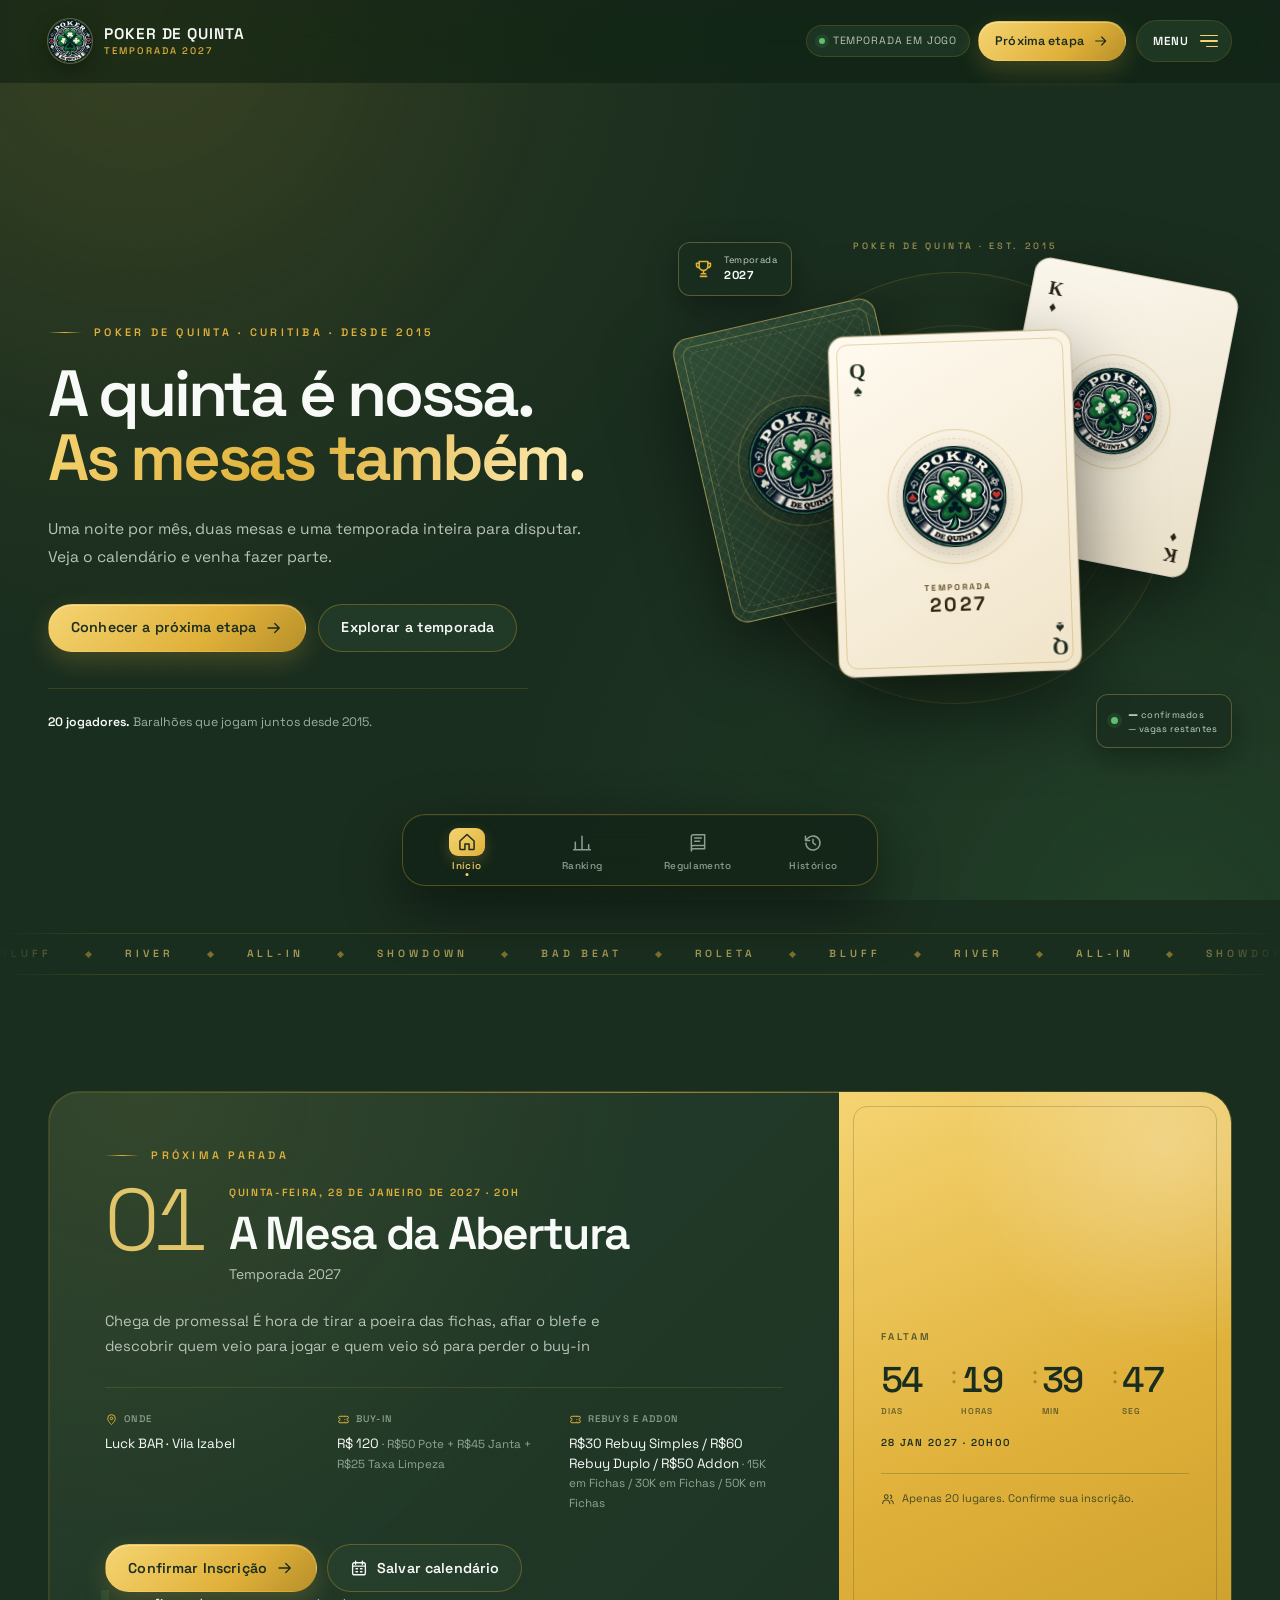
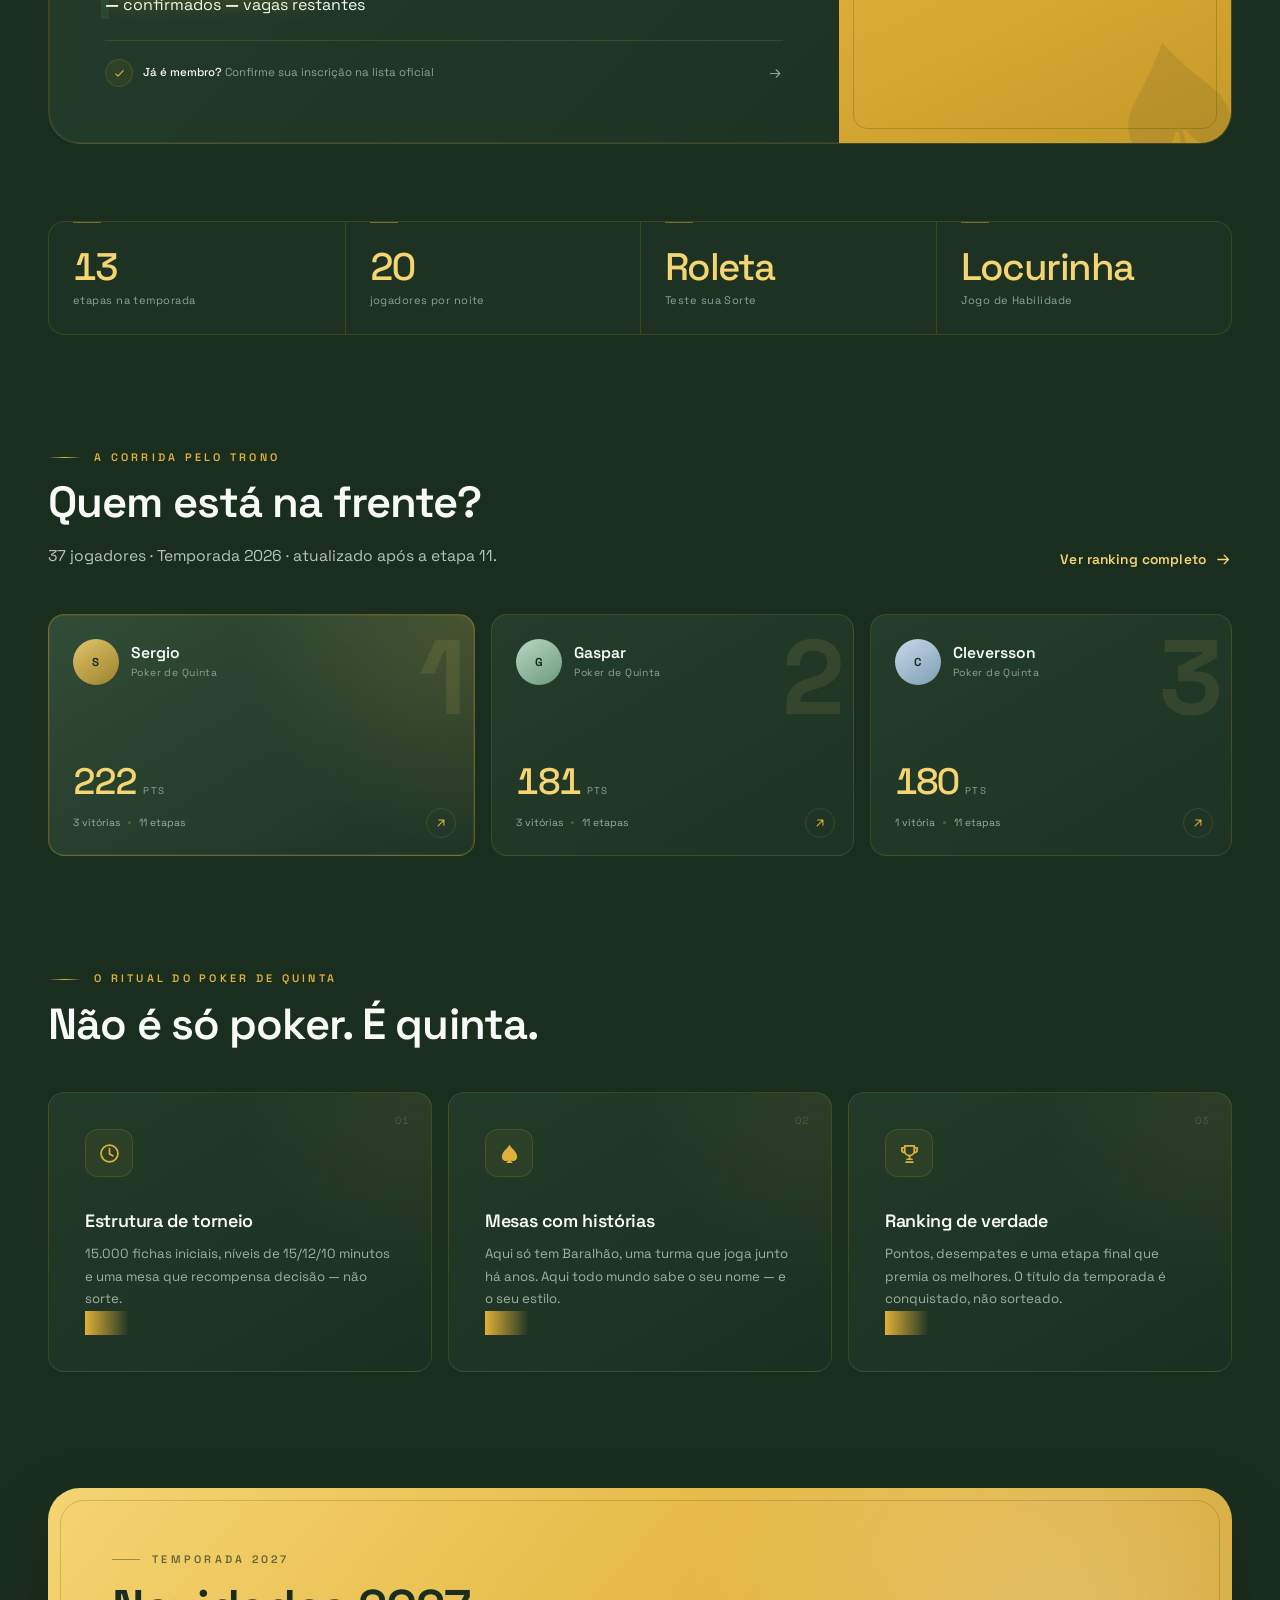
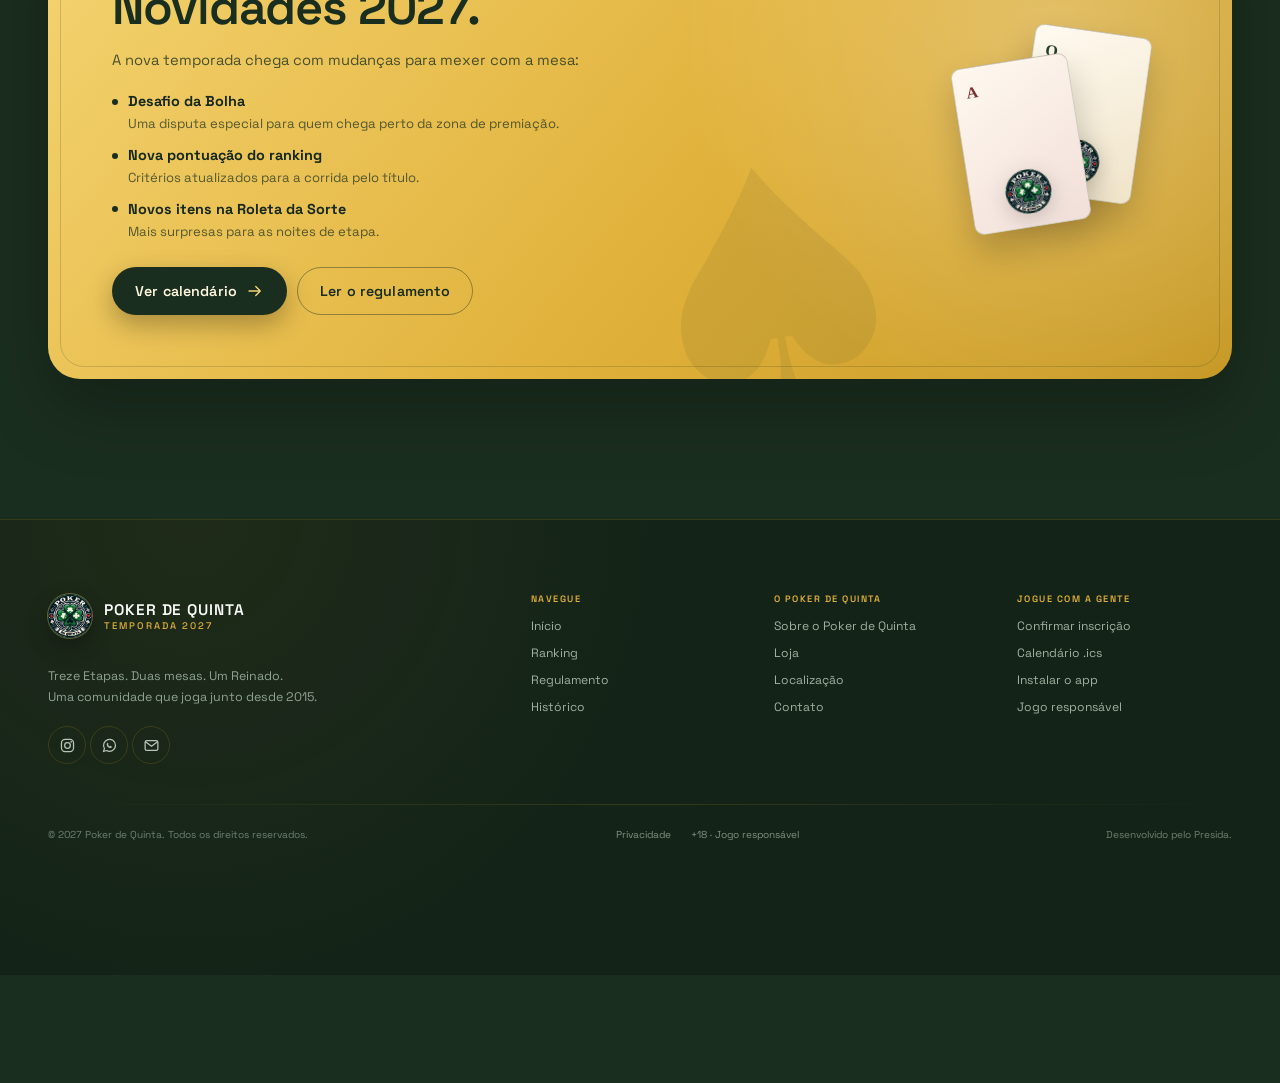
<file: index.html>
<!DOCTYPE html>
<html lang="pt-BR" class="no-js">
<head>
  <meta charset="UTF-8">
  <meta name="viewport" content="width=device-width, initial-scale=1, viewport-fit=cover">
  <meta name="theme-color" content="#1a2e1f">
  <meta name="color-scheme" content="dark">
  <meta name="format-detection" content="telephone=no">

  <title>Poker de Quinta — Temporada 2027</title>
  <meta name="description" content="Treze etapas, Inúmeros jogadores e um reinado. Conheça o Poker de Quinta — O Home Game mais amado da cidade que acontece toda última quinta do mês.">
  <meta name="author" content="Poker de Quinta">
  <meta name="robots" content="index, follow">

  <meta property="og:type" content="website">
  <meta property="og:locale" content="pt_BR">
  <meta property="og:url" content="https://pokerdequinta.github.io/">
  <meta property="og:site_name" content="Poker de Quinta">
  <meta property="og:title" content="Poker de Quinta — Temporada 2027">
  <meta property="og:description" content="Treze etapas. Duas Mesas. Um reinado. A Temporada 2027 do Poker de Quinta está em jogo.">
  <meta property="og:image" content="https://pokerdequinta.github.io/assets/img/og-pdq.png">
  <meta property="og:image:type" content="image/png">
  <meta property="og:image:width" content="1200">
  <meta property="og:image:height" content="630">
  <meta property="og:image:alt" content="Logo oficial do Poker de Quinta — POKER DE QUINTA, Temporada 2027.">
  <meta name="twitter:card" content="summary_large_image">
  <meta name="twitter:title" content="Poker de Quinta — Temporada 2027">
  <meta name="twitter:description" content="Treze etapas. Duas Mesas. Um reinado.">
  <meta name="twitter:image" content="https://pokerdequinta.github.io/assets/img/og-pdq.png">
  <meta name="twitter:image:alt" content="Logo oficial do Poker de Quinta — Temporada 2027.">

  <link rel="icon" href="assets/icons/favicon-32.png" sizes="32x32" type="image/png">
  <link rel="icon" href="assets/icons/favicon-16.png" sizes="16x16" type="image/png">
  <link rel="icon" href="logo%20pdq.png" type="image/png">
  <link rel="apple-touch-icon" href="assets/icons/apple-touch-icon.png">
  <link rel="manifest" href="manifest.webmanifest">
  <link rel="canonical" href="https://pokerdequinta.github.io/">
  <meta name="mobile-web-app-capable" content="yes">
  <meta name="apple-mobile-web-app-capable" content="yes">
  <meta name="apple-mobile-web-app-status-bar-style" content="black-translucent">
  <meta name="apple-mobile-web-app-title" content="Poker de Quinta">

  <script type="application/ld+json">
    {
      "@context": "https://schema.org",
      "@graph": [
        {
          "@type": "Organization",
          "@id": "https://pokerdequinta.github.io/#organizacao",
          "name": "Poker de Quinta",
          "url": "https://pokerdequinta.github.io/",
          "logo": "https://pokerdequinta.github.io/logo%20pdq.png",
          "description": "Treze etapas, Inúmeros jogadores e um reinado. Conheça o Poker de Quinta — O Home Game mais amado da cidade que acontece toda última quinta do mês.",
          "foundingDate": "2015",
          "address": {
            "@type": "PostalAddress",
            "streetAddress": "Rua Prof. Sebastião Paraná 765 - Vila Izabel",
            "addressLocality": "Curitiba",
            "addressRegion": "PR",
            "addressCountry": "BR"
          },
          "sameAs": ["https://www.instagram.com/"]
        },
        {
          "@type": "SportsEvent",
          "@id": "https://pokerdequinta.github.io/#temporada-2027",
          "name": "Poker de Quinta — Temporada 2027",
          "description": "Temporada 2027 Poker de Quinta.",
          "startDate": "2027-02-04T20:00:00-03:00",
          "endDate": "2027-12-16T23:59:00-03:00",
          "eventStatus": "https://schema.org/EventScheduled",
          "eventAttendanceMode": "https://schema.org/OfflineEventAttendanceMode",
          "location": {
            "@type": "Place",
            "name": "Luck BAR",
            "address": {
              "@type": "PostalAddress",
              "streetAddress": "Rua Prof. Sebastião Paraná, 765 - Vila Izabel",
              "addressLocality": "Curitiba",
              "addressRegion": "PR",
              "postalCode": "80320-070",
              "addressCountry": "BR"
            }
          },
          "organizer": { "@id": "https://pokerdequinta.github.io/#organizacao" },
          "offers": {
            "@type": "Offer",
            "price": "120",
            "priceCurrency": "BRL",
            "availability": "https://schema.org/LimitedAvailability",
            "url": "https://pokerdequinta.github.io/#inicio"
          }
        }
      ]
    }
  </script>

  <link rel="preconnect" href="https://fonts.googleapis.com">
  <link rel="preconnect" href="https://fonts.gstatic.com" crossorigin>
  <link href="https://fonts.googleapis.com/css2?family=Space+Grotesk:wght@300;400;500;600;700&display=swap" rel="stylesheet">

  <link rel="stylesheet" href="css/styles.css" onerror="window.__pqCssFailed = true">
  <link rel="stylesheet" href="css/confirm.css">
  <script>
    document.addEventListener("DOMContentLoaded", function () {
      if (!window.__pqCssFailed) return;
      var aviso = document.createElement("div");
      aviso.setAttribute("role", "alert");
      aviso.style.cssText = "position:fixed;z-index:99999;left:0;right:0;top:0;padding:14px 18px;background:#3a1f1f;color:#ffe8e8;font:15px/1.5 system-ui,sans-serif;border-bottom:1px solid #ff8a8a;text-align:center";
      aviso.innerHTML = "<strong>O CSS não carregou.</strong> Extraia o ZIP inteiro e abra o <code>index.html</code> de dentro da pasta. Se estiver publicando no GitHub, envie também a pasta <code>css/</code>.";
      document.body.prepend(aviso);
    });
  </script>
  <style>
    /* Mantém os índices no canto superior esquerdo, como na Q de espadas. */
    .hero__visual .playing-card--queen > .playing-card__corner:not(.playing-card__corner--bottom),
    .hero__visual .playing-card--king > .playing-card__corner:not(.playing-card__corner--bottom) {
      position: absolute;
      top: 7%;
      left: 8%;
      right: auto;
      bottom: auto;
      display: flex;
      flex-direction: column;
      align-items: center;
      transform: none;
    }
  </style>

  <script>
    document.documentElement.classList.replace('no-js', 'js');
    (function () {
      var hash = location.hash.replace('#', '');
      var routes = ['inicio', 'ranking', 'regulamento', 'historico', 'confirmar', 'loja', 'localizacao', 'sobre', 'contato'];
      if (routes.indexOf(hash) === -1) hash = 'inicio';
      document.documentElement.setAttribute('data-initial-route', hash);
    })();
  </script>
</head>

<body>
  <a class="skip-link" href="#main">Ir para o conteúdo</a>

  <!-- Sprite de ícones -->
  <svg xmlns="http://www.w3.org/2000/svg" class="svg-sprite" aria-hidden="true" focusable="false">
    <symbol id="i-home" viewBox="0 0 24 24"><path d="M3.5 10.8 12 3l8.5 7.8V20a1 1 0 0 1-1 1h-5v-6.5h-5V21h-5a1 1 0 0 1-1-1v-9.2Z" fill="none" stroke="currentColor" stroke-width="1.8" stroke-linecap="round" stroke-linejoin="round"/></symbol>
    <symbol id="i-ranking" viewBox="0 0 24 24"><path d="M4 20V11M12 20V4M20 20v-6M2 20h20" fill="none" stroke="currentColor" stroke-width="1.8" stroke-linecap="round" stroke-linejoin="round"/></symbol>
    <symbol id="i-book" viewBox="0 0 24 24"><path d="M4 4.5A2.5 2.5 0 0 1 6.5 2H20v17H6.5A2.5 2.5 0 0 0 4 21.5v-17Zm0 13A2.5 2.5 0 0 1 6.5 15H20M8 6h8M8 10h6" fill="none" stroke="currentColor" stroke-width="1.8" stroke-linecap="round" stroke-linejoin="round"/></symbol>
    <symbol id="i-history" viewBox="0 0 24 24"><path d="M3.5 12a8.5 8.5 0 1 0 2.2-5.7L3 9M3 4v5h5M12 7.5V12l3 2" fill="none" stroke="currentColor" stroke-width="1.8" stroke-linecap="round" stroke-linejoin="round"/></symbol>
    <symbol id="i-menu" viewBox="0 0 24 24"><path d="M4 7h16M4 12h16M4 17h10" fill="none" stroke="currentColor" stroke-width="1.8" stroke-linecap="round"/></symbol>
    <symbol id="i-close" viewBox="0 0 24 24"><path d="M6 6l12 12M18 6 6 18" fill="none" stroke="currentColor" stroke-width="1.8" stroke-linecap="round"/></symbol>
    <symbol id="i-bag" viewBox="0 0 24 24"><path d="M5.5 8h13l1 13h-15l1-13Z" fill="none" stroke="currentColor" stroke-width="1.8" stroke-linejoin="round"/><path d="M9 8V6a3 3 0 0 1 6 0v2" fill="none" stroke="currentColor" stroke-width="1.8" stroke-linecap="round"/></symbol>
    <symbol id="i-arrow-right" viewBox="0 0 24 24"><path d="M4 12h15M13 6l6 6-6 6" fill="none" stroke="currentColor" stroke-width="1.8" stroke-linecap="round" stroke-linejoin="round"/></symbol>
    <symbol id="i-arrow-left" viewBox="0 0 24 24"><path d="M20 12H5M11 6l-6 6 6 6" fill="none" stroke="currentColor" stroke-width="1.8" stroke-linecap="round" stroke-linejoin="round"/></symbol>
    <symbol id="i-arrow-up-right" viewBox="0 0 24 24"><path d="M7 17 17 7M8 7h9v9" fill="none" stroke="currentColor" stroke-width="1.8" stroke-linecap="round" stroke-linejoin="round"/></symbol>
    <symbol id="i-pin" viewBox="0 0 24 24"><path d="M12 21.5s7-6.4 7-11.5a7 7 0 1 0-14 0c0 5.1 7 11.5 7 11.5Z" fill="none" stroke="currentColor" stroke-width="1.8" stroke-linejoin="round"/><circle cx="12" cy="10" r="2.4" fill="none" stroke="currentColor" stroke-width="1.8"/></symbol>
    <symbol id="i-calendar" viewBox="0 0 24 24"><rect x="3.5" y="5" width="17" height="16" rx="2.5" fill="none" stroke="currentColor" stroke-width="1.8"/><path d="M7.5 3v4M16.5 3v4M3.5 9.5h17M8 13h2M14 13h2M8 17h2M14 17h2" fill="none" stroke="currentColor" stroke-width="1.8" stroke-linecap="round"/></symbol>
    <symbol id="i-clock" viewBox="0 0 24 24"><circle cx="12" cy="12" r="8.8" fill="none" stroke="currentColor" stroke-width="1.8"/><path d="M12 7v5.4l3.4 2" fill="none" stroke="currentColor" stroke-width="1.8" stroke-linecap="round"/></symbol>
    <symbol id="i-users" viewBox="0 0 24 24"><circle cx="9" cy="8" r="3.2" fill="none" stroke="currentColor" stroke-width="1.8"/><path d="M2.8 20c.4-4 2.8-6.2 6.2-6.2s5.8 2.2 6.2 6.2M16 5.2a3.2 3.2 0 0 1 0 6.2M17.4 14.2c2.4.7 3.6 2.7 3.8 5.8" fill="none" stroke="currentColor" stroke-width="1.8" stroke-linecap="round"/></symbol>
    <symbol id="i-trophy" viewBox="0 0 24 24"><path d="M7 4h10v5.2a5 5 0 0 1-10 0V4Z" fill="none" stroke="currentColor" stroke-width="1.8" stroke-linejoin="round"/><path d="M7 6H4v2a3 3 0 0 0 3 3M17 6h3v2a3 3 0 0 1-3 3M12 14.2V18M8.5 21h7M9.5 18h5" fill="none" stroke="currentColor" stroke-width="1.8" stroke-linecap="round" stroke-linejoin="round"/></symbol>
    <symbol id="i-check" viewBox="0 0 24 24"><path d="m5 12.5 4.2 4.2L19 6.5" fill="none" stroke="currentColor" stroke-width="2" stroke-linecap="round" stroke-linejoin="round"/></symbol>
    <symbol id="i-chevron-down" viewBox="0 0 24 24"><path d="m6 9 6 6 6-6" fill="none" stroke="currentColor" stroke-width="1.8" stroke-linecap="round" stroke-linejoin="round"/></symbol>
    <symbol id="i-chevron-right" viewBox="0 0 24 24"><path d="m9 6 6 6-6 6" fill="none" stroke="currentColor" stroke-width="1.8" stroke-linecap="round" stroke-linejoin="round"/></symbol>
    <symbol id="i-search" viewBox="0 0 24 24"><circle cx="10.8" cy="10.8" r="6.6" fill="none" stroke="currentColor" stroke-width="1.8"/><path d="m16 16 4.5 4.5" fill="none" stroke="currentColor" stroke-width="1.8" stroke-linecap="round"/></symbol>
    <symbol id="i-whatsapp" viewBox="0 0 24 24"><path d="M20.4 11.7a8.4 8.4 0 0 1-12.5 7.4L3.5 20.5l1.4-4.3A8.4 8.4 0 1 1 20.4 11.7Z" fill="none" stroke="currentColor" stroke-width="1.7" stroke-linecap="round" stroke-linejoin="round"/><path d="M8.8 7.9c.3-.1.6 0 .8.3l.9 1.4c.2.3.1.6-.1.8l-.5.5c.5 1.1 1.3 1.9 2.4 2.4l.5-.6c.2-.2.5-.3.8-.1l1.4.8c.3.2.4.5.3.8-.3.8-1.1 1.5-2 1.5-2.9 0-5.3-2.4-5.3-5.3 0-.9.7-1.7 1.5-2Z" fill="currentColor"/></symbol>
    <symbol id="i-instagram" viewBox="0 0 24 24"><rect x="3.5" y="3.5" width="17" height="17" rx="5" fill="none" stroke="currentColor" stroke-width="1.8"/><circle cx="12" cy="12" r="4" fill="none" stroke="currentColor" stroke-width="1.8"/><circle cx="17.2" cy="6.8" r="1.2" fill="currentColor"/></symbol>
    <symbol id="i-mail" viewBox="0 0 24 24"><rect x="3" y="5" width="18" height="14" rx="2.5" fill="none" stroke="currentColor" stroke-width="1.8"/><path d="m4 7 8 6 8-6" fill="none" stroke="currentColor" stroke-width="1.8" stroke-linecap="round" stroke-linejoin="round"/></symbol>
    <symbol id="i-plus" viewBox="0 0 24 24"><path d="M12 5v14M5 12h14" fill="none" stroke="currentColor" stroke-width="1.8" stroke-linecap="round"/></symbol>
    <symbol id="i-minus" viewBox="0 0 24 24"><path d="M5 12h14" fill="none" stroke="currentColor" stroke-width="1.8" stroke-linecap="round"/></symbol>
    <symbol id="i-trash" viewBox="0 0 24 24"><path d="M4 7h16M9 7V4h6v3M6.5 7l1 14h9l1-14M10 11v6M14 11v6" fill="none" stroke="currentColor" stroke-width="1.8" stroke-linecap="round" stroke-linejoin="round"/></symbol>
    <symbol id="i-download" viewBox="0 0 24 24"><path d="M12 3v12M7 10l5 5 5-5M4 17v3h16v-3" fill="none" stroke="currentColor" stroke-width="1.8" stroke-linecap="round" stroke-linejoin="round"/></symbol>
    <symbol id="i-upload" viewBox="0 0 24 24"><path d="M12 16V4M7 9l5-5 5 5M4 17v3h16v-3" fill="none" stroke="currentColor" stroke-width="1.8" stroke-linecap="round" stroke-linejoin="round"/></symbol>
    <symbol id="i-settings" viewBox="0 0 24 24"><path d="M12 8.5a3.5 3.5 0 1 0 0 7 3.5 3.5 0 0 0 0-7Z" fill="none" stroke="currentColor" stroke-width="1.7"/><path d="M19.4 13.5a7.7 7.7 0 0 0 0-3l2-1.5-2-3.4-2.3 1a8 8 0 0 0-2.6-1.5L14.2 2h-4.4l-.3 2.6A8 8 0 0 0 7 6.1l-2.3-1-2 3.4 2 1.5a7.7 7.7 0 0 0 0 3l-2 1.5 2 3.4 2.3-1a8 8 0 0 0 2.5 1.5l.3 2.6h4.4l.3-2.6a8 8 0 0 0 2.6-1.5l2.3 1 2-3.4-2-1.5Z" fill="none" stroke="currentColor" stroke-width="1.6" stroke-linejoin="round"/></symbol>
    <symbol id="i-lock" viewBox="0 0 24 24"><rect x="5" y="10" width="14" height="11" rx="2" fill="none" stroke="currentColor" stroke-width="1.8"/><path d="M8 10V7a4 4 0 0 1 8 0v3M12 14v3" fill="none" stroke="currentColor" stroke-width="1.8" stroke-linecap="round"/></symbol>
    <symbol id="i-save" viewBox="0 0 24 24"><path d="M5 3h12l3 3v15H4V4a1 1 0 0 1 1-1Z" fill="none" stroke="currentColor" stroke-width="1.8" stroke-linejoin="round"/><path d="M8 3v6h8V3M8 21v-7h8v7" fill="none" stroke="currentColor" stroke-width="1.8" stroke-linejoin="round"/></symbol>
    <symbol id="i-install" viewBox="0 0 24 24"><rect x="6" y="2.5" width="12" height="19" rx="3" fill="none" stroke="currentColor" stroke-width="1.8"/><path d="M12 7v6M9 10l3 3 3-3M10.5 17.5h3" fill="none" stroke="currentColor" stroke-width="1.8" stroke-linecap="round" stroke-linejoin="round"/></symbol>
    <symbol id="i-pause" viewBox="0 0 24 24"><path d="M8 5v14M16 5v14" fill="none" stroke="currentColor" stroke-width="2.2" stroke-linecap="round"/></symbol>
    <symbol id="i-play" viewBox="0 0 24 24"><path d="M8 5v14l11-7L8 5Z" fill="currentColor"/></symbol>
    <symbol id="i-info" viewBox="0 0 24 24"><circle cx="12" cy="12" r="9" fill="none" stroke="currentColor" stroke-width="1.8"/><path d="M12 10.5V17M12 7.3v.2" fill="none" stroke="currentColor" stroke-width="2" stroke-linecap="round"/></symbol>
    <symbol id="i-shield" viewBox="0 0 24 24"><path d="M12 21.5s7.5-3 7.5-9.5V5.2L12 2.5 4.5 5.2V12c0 6.5 7.5 9.5 7.5 9.5Z" fill="none" stroke="currentColor" stroke-width="1.8" stroke-linejoin="round"/><path d="m9 11.5 2 2 4-4" fill="none" stroke="currentColor" stroke-width="1.8" stroke-linecap="round" stroke-linejoin="round"/></symbol>
    <symbol id="i-spade" viewBox="0 0 24 24"><path d="M12 2.5c-.8 3.5-8 7-8 13 0 4.4 4.6 5.9 8 2.7 3.4 3.2 8 1.7 8-2.7 0-6-7.2-9.5-8-13Z" fill="currentColor"/><path d="M12 15.2c-.3 3-1.8 5.3-3.6 6.8h7.2c-1.8-1.5-3.3-3.8-3.6-6.8Z" fill="currentColor"/></symbol>
    <symbol id="i-heart" viewBox="0 0 24 24"><path d="M12 21S3.5 15.5 3.5 9.2A4.7 4.7 0 0 1 12 6a4.7 4.7 0 0 1 8.5 3.2C20.5 15.5 12 21 12 21Z" fill="currentColor"/></symbol>
    <symbol id="i-diamond" viewBox="0 0 24 24"><path d="M12 2.5 21 12l-9 9.5L3 12l9-9.5Z" fill="currentColor"/></symbol>
    <symbol id="i-club" viewBox="0 0 24 24"><circle cx="12" cy="6.5" r="4.1" fill="currentColor"/><circle cx="5.8" cy="14.2" r="4.1" fill="currentColor"/><circle cx="18.2" cy="14.2" r="4.1" fill="currentColor"/><path d="M12 11.5c-.3 4.5-2 7.5-4.2 9.5h8.4c-2.2-2-3.9-5-4.2-9.5Z" fill="currentColor"/></symbol>
    <symbol id="i-star" viewBox="0 0 24 24"><path d="m12 2.8 2.7 5.8 6.3.8-4.7 4.3 1.3 6.2L12 16.8 6.4 19.9l1.3-6.2L3 9.4l6.3-.8L12 2.8Z" fill="currentColor"/></symbol>
    <symbol id="i-map" viewBox="0 0 24 24"><path d="M9 4 3 6v14l6-2 6 2 6-2V4l-6 2-6-2Z" fill="none" stroke="currentColor" stroke-width="1.8" stroke-linejoin="round"/><path d="M9 4v14M15 6v14" fill="none" stroke="currentColor" stroke-width="1.8"/></symbol>
    <symbol id="i-package" viewBox="0 0 24 24"><path d="m12 2.8 8.5 4.6v9.2L12 21.2l-8.5-4.6V7.4L12 2.8Z" fill="none" stroke="currentColor" stroke-width="1.8" stroke-linejoin="round"/><path d="M3.7 7.5 12 12l8.3-4.5M12 12v9M7.8 5.2l8.4 4.6" fill="none" stroke="currentColor" stroke-width="1.8" stroke-linejoin="round"/></symbol>
    <symbol id="i-car" viewBox="0 0 24 24"><path d="m5 16-.7-4.2L6.5 7h11l2.2 4.8L19 16M4 16h16v3.5h-3V17H7v2.5H4V16Z" fill="none" stroke="currentColor" stroke-width="1.8" stroke-linecap="round" stroke-linejoin="round"/><path d="M6.5 12h11" fill="none" stroke="currentColor" stroke-width="1.8"/></symbol>
    <symbol id="i-truck" viewBox="0 0 24 24"><path d="M3 6.5h11.5v10H3v-10ZM14.5 10H18l3 3.2v3.3h-6.5V10Z" fill="none" stroke="currentColor" stroke-width="1.8" stroke-linejoin="round"/><circle cx="7" cy="17.5" r="1.8" fill="none" stroke="currentColor" stroke-width="1.8"/><circle cx="17.5" cy="17.5" r="1.8" fill="none" stroke="currentColor" stroke-width="1.8"/></symbol>
    <symbol id="i-ticket" viewBox="0 0 24 24"><path d="M3 8.5A2.5 2.5 0 0 1 5.5 6h13A2.5 2.5 0 0 1 21 8.5v1a2.5 2.5 0 0 0 0 5v1A2.5 2.5 0 0 1 18.5 18h-13A2.5 2.5 0 0 1 3 15.5v-1a2.5 2.5 0 0 0 0-5v-1Z" fill="none" stroke="currentColor" stroke-width="1.8" stroke-linejoin="round"/><path d="M14.5 6v12" fill="none" stroke="currentColor" stroke-width="1.8" stroke-dasharray="1.5 3.5"/></symbol>
  </svg>

  <div class="ambient" aria-hidden="true">
    <span class="ambient__glow ambient__glow--one"></span>
    <span class="ambient__glow ambient__glow--two"></span>
    <span class="ambient__noise"></span>
  </div>

  <div class="offline-banner" id="offline-banner" role="status" hidden>
    <svg class="icon" aria-hidden="true"><use href="#i-info"></use></svg>
    Você está navegando offline. Algumas funções podem ficar indisponíveis.
  </div>

  <header class="site-header" id="site-header">
    <div class="container site-header__inner">
      <a class="brand" href="#inicio" data-route-link="inicio" aria-label="Poker de Quinta — início">
        <img class="brand__mark" src="logo%20pdq.png" alt="" width="44" height="44">
        <span class="brand__copy">
          <span class="brand__name">Poker de Quinta</span>
          <span class="brand__season">Temporada 2027</span>
        </span>
      </a>

      <div class="site-header__actions">
        <span class="live-pill">
          <span class="live-pill__dot" aria-hidden="true"></span>
          Temporada em jogo
        </span>
        <a class="btn btn--primary btn--sm header-play" href="#inicio" data-scroll-target="proxima-etapa">
          <span>Próxima etapa</span>
          <svg class="icon" aria-hidden="true"><use href="#i-arrow-right"></use></svg>
        </a>
        <button class="icon-btn cart-toggle" id="cart-toggle" type="button" aria-label="Abrir sacola" aria-controls="cart-drawer" aria-expanded="false">
          <svg class="icon" aria-hidden="true"><use href="#i-bag"></use></svg>
          <span class="cart-count" id="cart-badge" hidden>0</span>
        </button>
        <button class="menu-toggle" id="menu-toggle" type="button" aria-label="Abrir menu" aria-controls="menu-drawer" aria-expanded="false">
          <span class="menu-toggle__text">Menu</span>
          <span class="menu-toggle__icon" aria-hidden="true"><i></i><i></i><i></i></span>
        </button>
      </div>
    </div>
  </header>

  <main id="main" tabindex="-1">

    <!-- =====================================================
         INÍCIO
    ====================================================== -->
    <section class="page page--active" id="page-inicio" data-page="inicio" aria-labelledby="inicio-title">
      <div class="container">
        <section class="hero" aria-labelledby="inicio-title">
          <div class="hero__content">
            <p class="eyebrow reveal"><span class="eyebrow__line" aria-hidden="true"></span>Poker de Quinta · Curitiba · Desde 2015</p>
            <h1 class="hero__title reveal" id="inicio-title">
              A quinta é nossa.<br>
              <span class="text-gold">As mesas também.</span>
            </h1>
            <p class="hero__lead reveal">
              Uma noite por mês, duas mesas e uma temporada inteira para disputar. Veja o calendário e venha fazer parte.
            </p>
            <div class="hero__actions reveal">
              <a class="btn btn--primary" href="#inicio" data-scroll-target="proxima-etapa">
                Conhecer a próxima etapa
                <svg class="icon" aria-hidden="true"><use href="#i-arrow-right"></use></svg>
              </a>
              <a class="btn btn--ghost" href="#temporada" data-scroll-target="temporada">
                Explorar a temporada
              </a>
            </div>
            <div class="hero__proof reveal">
              <p><strong>20 jogadores.</strong> Baralhões que jogam juntos desde 2015.</p>
            </div>
          </div>

          <div class="hero__visual reveal" aria-hidden="true">
            <span class="hero__halo"></span>
            <span class="hero__orbit-label">POKER DE QUINTA · EST. 2015</span>

            <div class="playing-card playing-card--back">
              <span class="playing-card__pattern"></span>
              <span class="playing-card__back-logo"><img src="logo%20pdq.png" alt=""></span>
            </div>
            <div class="playing-card playing-card--king">
              <span class="playing-card__corner"><span>K</span><span>♦</span></span>
              <span class="playing-card__pip"><svg class="icon"><use href="#i-diamond"></use></svg></span>
              <span class="playing-card__crest"><img src="logo%20pdq.png" alt=""></span>
              <span class="playing-card__corner playing-card__corner--bottom"><span>K</span><span>♦</span></span>
            </div>
            <div class="playing-card playing-card--queen">
              <span class="playing-card__corner"><span>Q</span><span>♠</span></span>
              <span class="playing-card__crest"><img src="logo%20pdq.png" alt=""></span>
              <span class="playing-card__season">TEMPORADA<br><strong>2027</strong></span>
              <span class="playing-card__corner playing-card__corner--bottom"><span>Q</span><span>♠</span></span>
            </div>

            <div class="hero__tag hero__tag--season">
              <svg class="icon" aria-hidden="true"><use href="#i-trophy"></use></svg>
              <span>Temporada<br><strong>2027</strong></span>
            </div>
            <div class="hero__tag hero__tag--seats">
              <span class="hero__tag-dot"></span>
              <span><strong data-confirm-home-confirmed>—</strong> confirmados<br><span data-confirm-home-remaining>—</span> vagas restantes</span>
            </div>
          </div>
        </section>

        <div class="marquee" aria-hidden="true">
          <div class="marquee__track">
            <span>BLUFF</span><i></i><span>RIVER</span><i></i><span>ALL-IN</span><i></i><span>SHOWDOWN</span><i></i><span>BAD BEAT</span><i></i><span>ROLETA</span><i></i>
            <span>BLUFF</span><i></i><span>RIVER</span><i></i><span>ALL-IN</span><i></i><span>SHOWDOWN</span><i></i><span>BAD BEAT</span><i></i><span>ROLETA</span><i></i>
          </div>
        </div>

        <!-- O calendário completo das etapas está no menu lateral. -->

        <!-- PRÓXIMA ETAPA -->
        <section class="next-stage reveal" id="proxima-etapa" aria-labelledby="next-stage-title">
          <div class="next-stage__main">
            <p class="eyebrow"><span class="eyebrow__line" aria-hidden="true"></span>Próxima parada</p>
            <div class="next-stage__heading">
              <span class="next-stage__number" id="next-stage-number">09</span>
              <div>
                <p class="next-stage__date" id="next-stage-date">QUINTA, 07 DE OUTUBRO DE 2027 · 20H</p>
                <h2 id="next-stage-title">Mesa dos Tubarões</h2>
                <p class="next-stage__kicker" id="next-stage-kicker">A etapa mais seletiva do ano</p>
              </div>
            </div>
            <p class="next-stage__desc" id="next-stage-desc"></p>
            <dl class="next-stage__facts">
              <div>
                <dt><svg class="icon" aria-hidden="true"><use href="#i-pin"></use></svg> Onde</dt>
                <dd id="next-stage-venue">Luck BAR · Vila Izabel</dd>
              </div>
              <div>
                <dt><svg class="icon" aria-hidden="true"><use href="#i-ticket"></use></svg> Buy-in</dt>
                <dd>R$ 120 <span>· R$50 Pote + R$45 Janta + R$25 Taxa Limpeza</span></dd>
              </div>
              <div>
                <dt><svg class="icon" aria-hidden="true"><use href="#i-ticket"></use></svg> Rebuys e Addon</dt>
                <dd>R$30 Rebuy Simples / R$60 Rebuy Duplo / R$50 Addon <span>· 15K em Fichas / 30K em Fichas / 50K em Fichas</span></dd>
              </div>
            </dl>
            <div class="next-stage__actions">
              <a class="btn btn--primary" id="next-stage-reserve" href="#confirmar" data-confirm-open>
                Confirmar Inscrição
                <svg class="icon" aria-hidden="true"><use href="#i-arrow-right"></use></svg>
              </a>
              <a class="btn btn--ghost" href="assets/poker-de-quinta-2027.ics" download>
                <svg class="icon" aria-hidden="true"><use href="#i-calendar"></use></svg>
                Salvar calendário
              </a>
            </div>
            <p class="next-stage__confirm-count" aria-live="polite">
              <span class="live-pill__dot" aria-hidden="true"></span>
              <span><strong data-confirm-home-confirmed>—</strong> confirmados</span>
              <span class="dot" aria-hidden="true"></span>
              <span><strong data-confirm-home-remaining>—</strong> vagas restantes</span>
            </p>
            <a class="next-stage__confirm-link" href="#confirmar" data-route-link="confirmar">
              <span class="next-stage__confirm-icon"><svg class="icon" aria-hidden="true"><use href="#i-check"></use></svg></span>
              <span><strong>Já é membro?</strong> Confirme sua inscrição na lista oficial</span>
              <svg class="icon next-stage__confirm-arrow" aria-hidden="true"><use href="#i-arrow-right"></use></svg>
            </a>
          </div>

          <aside class="countdown-card" aria-label="Contagem regressiva para a próxima etapa">
            <span class="countdown-card__eyebrow">Faltam</span>
            <div class="countdown" id="countdown" role="timer" aria-live="off">
              <div class="countdown__unit"><strong data-countdown="days">--</strong><span>dias</span></div>
              <div class="countdown__sep" aria-hidden="true">:</div>
              <div class="countdown__unit"><strong data-countdown="hours">--</strong><span>horas</span></div>
              <div class="countdown__sep" aria-hidden="true">:</div>
              <div class="countdown__unit"><strong data-countdown="minutes">--</strong><span>min</span></div>
              <div class="countdown__sep" aria-hidden="true">:</div>
              <div class="countdown__unit"><strong data-countdown="seconds">--</strong><span>seg</span></div>
            </div>
            <p class="countdown-card__date" id="countdown-date">28  2027 · 20H00</p>
            <div class="countdown-card__rule"></div>
            <p class="countdown-card__note">
              <svg class="icon" aria-hidden="true"><use href="#i-users"></use></svg>
              <span data-confirm-home-note>Apenas 20 lugares. Confirme sua inscrição.</span>
            </p>
            <span class="countdown-card__suit" aria-hidden="true">♠</span>
          </aside>
        </section>

        <!-- NÚMEROS DA TEMPORADA -->
        <section class="stat-strip reveal" aria-label="Números da temporada 2027">
          <div class="stat">
            <strong>13</strong>
            <span>etapas na temporada</span>
          </div>
          <div class="stat">
            <strong>20</strong>
            <span>jogadores por noite</span>
          </div>
          <div class="stat">
            <strong>Roleta</strong>
            <span>Teste sua Sorte</span>
          </div>
          <div class="stat">
            <strong>Locurinha</strong>
            <span>Jogo de Habilidade</span>
          </div>
        </section>

        <!-- RANKING PREVIEW -->
        <section class="section home-ranking" aria-labelledby="home-ranking-title">
          <div class="section-head">
            <div class="section-head__copy">
              <p class="eyebrow"><span class="eyebrow__line" aria-hidden="true"></span>A corrida pelo trono</p>
              <h2 id="home-ranking-title">Quem está na frente?</h2>
              <p class="section-deck" id="home-ranking-deck">A classificação mais recente da casa.</p>
            </div>
            <a class="text-link" href="#ranking" data-route-link="ranking">
              Ver ranking completo
              <svg class="icon" aria-hidden="true"><use href="#i-arrow-right"></use></svg>
            </a>
          </div>
          <div class="leader-grid" id="home-leaders"></div>
        </section>

        <!-- EXPERIÊNCIA -->
        <section class="section experience" aria-labelledby="experience-title">
          <div class="section-head">
            <div class="section-head__copy">
              <p class="eyebrow"><span class="eyebrow__line" aria-hidden="true"></span>O ritual do Poker de Quinta</p>
              <h2 id="experience-title">Não é só poker. É quinta.</h2>
            </div>
          </div>
          <div class="feature-grid">
            <article class="feature-card">
              <span class="feature-card__number">01</span>
              <span class="feature-card__icon"><svg class="icon" aria-hidden="true"><use href="#i-clock"></use></svg></span>
              <h3>Estrutura de torneio</h3>
              <p>15.000 fichas iniciais, níveis de 15/12/10 minutos e uma mesa que recompensa decisão — não sorte.</p>
              <span class="feature-card__line"></span>
            </article>
            <article class="feature-card">
              <span class="feature-card__number">02</span>
              <span class="feature-card__icon"><svg class="icon" aria-hidden="true"><use href="#i-spade"></use></svg></span>
              <h3>Mesas com histórias</h3>
              <p>Aqui só tem Baralhão, uma turma que joga junto há anos. Aqui todo mundo sabe o seu nome — e o seu estilo.</p>
              <span class="feature-card__line"></span>
            </article>
            <article class="feature-card">
              <span class="feature-card__number">03</span>
              <span class="feature-card__icon"><svg class="icon" aria-hidden="true"><use href="#i-trophy"></use></svg></span>
              <h3>Ranking de verdade</h3>
              <p>Pontos, desempates e uma etapa final que premia os melhores. O título da temporada é conquistado, não sorteado.</p>
              <span class="feature-card__line"></span>
            </article>
          </div>
        </section>

        <!-- CTA FINAL -->
        <section class="cta-banner reveal" aria-labelledby="cta-title">
          <span class="cta-banner__watermark" aria-hidden="true">♠</span>
          <div class="cta-banner__content">
            <p class="eyebrow">Temporada 2027</p>
            <h2 id="cta-title">Novidades 2027.</h2>
            <p>A nova temporada chega com mudanças para mexer com a mesa:</p>
            <ul class="whats-new-list">
              <li><strong>Desafio da Bolha</strong><span>Uma disputa especial para quem chega perto da zona de premiação.</span></li>
              <li><strong>Nova pontuação do ranking</strong><span>Critérios atualizados para a corrida pelo título.</span></li>
              <li><strong>Novos itens na Roleta da Sorte</strong><span>Mais surpresas para as noites de etapa.</span></li>
            </ul>
            <div class="cta-banner__actions">
              <a class="btn btn--dark" href="#historico" data-route-link="historico">
                Ver calendário
                <svg class="icon" aria-hidden="true"><use href="#i-arrow-right"></use></svg>
              </a>
              <a class="btn btn--outline-dark" href="#regulamento" data-route-link="regulamento">Ler o regulamento</a>
            </div>
          </div>
          <div class="cta-banner__art" aria-hidden="true">
            <div class="cta-card"><span>Q</span><img class="cta-card__logo" src="logo%20pdq.png" alt=""></div>
            <div class="cta-card cta-card--offset"><span>A</span><img class="cta-card__logo" src="logo%20pdq.png" alt=""></div>
          </div>
        </section>
      </div>
    </section>

    <!-- =====================================================
         RANKING
    ====================================================== -->
    <section class="page" id="page-ranking" data-page="ranking" aria-labelledby="ranking-title" hidden>
      <div class="container">
        <header class="page-heading">
          <p class="eyebrow"><span class="eyebrow__line" aria-hidden="true"></span><span id="ranking-eyebrow">Classificação geral</span></p>
          <div class="page-heading__row">
            <div>
              <h1 id="ranking-title">Ranking <span class="text-gold" id="ranking-season-label">2026</span></h1>
              <p class="page-deck" id="ranking-deck">Cada etapa vale pontos. Cada noite muda a história. Acompanhe a disputa pelo título da temporada.</p>
            </div>
            <div class="updated-card">
              <span class="updated-card__icon"><svg class="icon" aria-hidden="true"><use href="#i-history"></use></svg></span>
              <span>Atualizado após a <strong id="ranking-updated-stage">Etapa 11</strong></span>
              <small id="ranking-updated-date">07 NOV 2026</small>
            </div>
          </div>
        </header>

        <div class="ranking-season-bar">
          <div class="season-tabs" id="ranking-seasons" role="group" aria-label="Selecionar temporada do ranking"></div>
          <a class="text-link text-link--muted" href="admin.html" id="manage-ranking-link">
            <svg class="icon" aria-hidden="true"><use href="#i-settings"></use></svg>
            Gerenciar ranking
          </a>
        </div>

        <section class="podium" id="ranking-podium" aria-label="Pódio da temporada"></section>

        <div class="panel ranking-panel">
          <div class="ranking-toolbar">
            <label class="search-field">
              <svg class="icon" aria-hidden="true"><use href="#i-search"></use></svg>
              <span class="sr-only">Buscar jogador</span>
              <input type="search" id="ranking-search" placeholder="Buscar jogador" autocomplete="off">
            </label>
            <div class="ranking-toolbar__right">
              <label class="select-field">
                <span>Ordenar por</span>
                <select id="ranking-sort">
                  <option value="points">Pontos</option>
                  <option value="wins">Vitórias</option>
                  <option value="ko">KO</option>
                  <option value="name">Nome</option>
                </select>
                <svg class="icon" aria-hidden="true"><use href="#i-chevron-down"></use></svg>
              </label>
              <button class="filter-chip" id="ranking-filter" type="button" aria-pressed="false">
                <svg class="icon" aria-hidden="true"><use href="#i-trophy"></use></svg>
                Top 20
              </button>
            </div>
          </div>

          <div class="ranking-table-wrap">
            <table class="ranking-table" id="ranking-table">
              <caption class="sr-only" id="ranking-caption">Classificação do Poker de Quinta</caption>
              <thead id="ranking-head"></thead>
              <tbody id="ranking-body"></tbody>
            </table>
            <div class="empty-state" id="ranking-empty" hidden>
              <span class="empty-state__icon"><svg class="icon" aria-hidden="true"><use href="#i-search"></use></svg></span>
              <h3>Nenhum jogador encontrado</h3>
              <p>Tente outro nome ou limpe os filtros para ver a classificação completa.</p>
              <button class="btn btn--ghost btn--sm" type="button" data-clear-ranking>Limpar filtros</button>
            </div>
          </div>

          <div class="ranking-footer">
            <p id="ranking-count">Jogadores na classificação</p>
            <div class="ranking-legend">
              <span><i class="legend-dot legend-dot--gold"></i> Top 20 avançam à Grande Final</span>
              <span><i class="legend-dot legend-dot--up"></i> Subiu</span>
              <span><i class="legend-dot legend-dot--down"></i> Desceu</span>
              <span class="ranking-legend__hint">Pontos por etapa na tabela · role para o lado</span>
            </div>
          </div>
        </div>

        <div class="ranking-info-grid">
          <article class="info-card">
            <span class="info-card__icon"><svg class="icon" aria-hidden="true"><use href="#i-star"></use></svg></span>
            <h3>Como pontuar</h3>
            <p>Cada etapa distribui pontos por posição e por KO. O total da temporada soma todas as etapas jogadas — penalidades entram como pontos negativos.</p>
            <a class="text-link" href="#regulamento" data-route-link="regulamento">Ver tabela completa <svg class="icon" aria-hidden="true"><use href="#i-arrow-right"></use></svg></a>
          </article>
          <article class="info-card">
            <span class="info-card__icon"><svg class="icon" aria-hidden="true"><use href="#i-trophy"></use></svg></span>
            <h3>A grande final</h3>
            <p>Os 20 melhores colocados ao fim das etapas regulares disputam a Grande Final, no dia 9 de dezembro, com prize pool ampliado.</p>
            <a class="text-link" href="#historico" data-route-link="historico">Ver calendário <svg class="icon" aria-hidden="true"><use href="#i-arrow-right"></use></svg></a>
          </article>
          <article class="info-card">
            <span class="info-card__icon"><svg class="icon" aria-hidden="true"><use href="#i-shield"></use></svg></span>
            <h3>Critérios de desempate</h3>
            <p>Em caso de igualdade: mais etapas jogadas, mais vitórias de etapa e, por último, ordem alfabética. O ranking é recalculado a cada lançamento.</p>
            <a class="text-link" href="#regulamento" data-route-link="regulamento">Ler critérios <svg class="icon" aria-hidden="true"><use href="#i-arrow-right"></use></svg></a>
          </article>
        </div>

        <section class="section hall" id="hall-of-fame" aria-labelledby="hall-title">
          <div class="section-head">
            <div class="section-head__copy">
              <p class="eyebrow"><span class="eyebrow__line" aria-hidden="true"></span>Hall da fama</p>
              <h2 id="hall-title">Os nomes na parede.</h2>
              <p class="section-deck">Toda temporada termina com um nome. Estes são os campeões que já levantaram o troféu do Poker de Quinta.</p>
            </div>
          </div>
          <div class="champions-grid" id="champions-grid"></div>
        </section>
      </div>
    </section>

    <!-- =====================================================
         REGULAMENTO
    ====================================================== -->
    <section class="page" id="page-regulamento" data-page="regulamento" aria-labelledby="regulamento-title" hidden>
      <div class="container">
        <header class="page-heading">
          <p class="eyebrow"><span class="eyebrow__line" aria-hidden="true"></span>Temporada 2027 · regras oficiais</p>
          <div class="page-heading__row">
            <div>
              <h1 id="regulamento-title">Regras claras.<br><span class="text-gold">Jogo limpo.</span></h1>
              <p class="page-deck">Tudo o que você precisa saber para jogar, pontuar e chegar à Grande Final. Sem letras miúdas — só o combinado.</p>
            </div>
            <div class="rules-download">
              <a class="btn btn--primary" href="assets/regulamento-poker-de-quinta-2027.pdf" download>
                <svg class="icon" aria-hidden="true"><use href="#i-download"></use></svg>
                Baixar regulamento
              </a>
              <span>PDF · 6 seções · atualizado em nov/2026</span>
            </div>
          </div>
        </header>

        <div class="quick-facts">
          <div class="quick-fact">
            <span class="quick-fact__label">Modalidade</span>
            <strong>NL Hold'em</strong>
            <span>Torneio individual</span>
          </div>
          <div class="quick-fact">
            <span class="quick-fact__label">Stack inicial</span>
            <strong>15.000</strong>
            <span>Níveis de 15/12/10 min</span>
          </div>
          <div class="quick-fact">
            <span class="quick-fact__label">Buy-in</span>
            <strong>R$ 120</strong>
            <span>R$ 120 (Buy-in + Janta + Tx Limpeza)</span>
          </div>
          <div class="quick-fact">
            <span class="quick-fact__label">Rebuys e Addon</span>
            <strong>R$30 Simples / R$60 Duplo / R$50 Addon </strong>
            <span>Por etapa</span>
          </div>
        </div>

        <div class="rules-layout">
          <aside class="rules-aside">
            <div class="rules-aside__card">
              <span class="rules-aside__icon"><svg class="icon" aria-hidden="true"><use href="#i-download"></use></svg></span>
              <h2>Leve as regras com você</h2>
              <p>Baixe o regulamento completo em PDF ou adicione todas as etapas ao seu calendário.</p>
              <a class="btn btn--primary btn--block" href="assets/regulamento-poker-de-quinta-2027.pdf" download>
                Baixar PDF
                <svg class="icon" aria-hidden="true"><use href="#i-download"></use></svg>
              </a>
              <a class="btn btn--ghost btn--block" href="assets/poker-de-quinta-2027.ics" download>
                <svg class="icon" aria-hidden="true"><use href="#i-calendar"></use></svg>
                Baixar calendário .ics
              </a>
            </div>
            <div class="rules-aside__help">
              <h3>Ficou com dúvida?</h3>
              <p>Fale com a organização antes da etapa. O presida responde em até 24h.</p>
              <a class="text-link" href="#contato" data-route-link="contato">Falar com a organização <svg class="icon" aria-hidden="true"><use href="#i-arrow-right"></use></svg></a>
            </div>
            <div class="rules-aside__stamp" aria-hidden="true">
              <svg class="icon"><use href="#i-shield"></use></svg>
              <span>Jogo responsável<br><strong>+18</strong></span>
            </div>
          </aside>

          <div class="rules-content">
            <details class="rule" open>
              <summary>
                <span class="rule__number">01</span>
                <span class="rule__title">O torneio <small>Formato, estrutura e inscrições</small></span>
                <span class="rule__chevron"><svg class="icon" aria-hidden="true"><use href="#i-chevron-down"></use></svg></span>
              </summary>
              <div class="rule__body">
                <p>O Poker de Quinta é um torneio individual de No Limit Texas Hold'em, destinado a maiores de 18 anos, com 20 cadeiras por etapa. A temporada 2027 tem 13 etapas, incluindo a Grande Final em dezembro.</p>
                <ul class="rule-list">
                  <li><strong>Stack inicial:</strong> 15.000 fichas, Rebuys Ilimitados até o 10 nível.</li>
                  <li><strong>Blinds:</strong> níveis de 15/12/10 minutos; big blind ante depois do intervalo.</li>
                  <li><strong>Inscrições:</strong> Confirme sua inscrição na lista oficial.</li>
                  <li><strong>Bonus:</strong> Chegue antes das 20h e ganhe 3K em fichas.</li>
                  <li><strong>Start:</strong> 20h, com portas abertas a partir das 18h, Resenha Locurinha e Jogos de Azar!</li>
                </ul>
                <div class="rule-callout">
                  <svg class="icon" aria-hidden="true"><use href="#i-info"></use></svg>
                  <p>A Organização pode ajustar a estrutura em caso de atraso excepcional de dealers ou jogadores, sempre informando os jogadores antes do início da primeira mão.</p>
                </div>
              </div>
            </details>

            <details class="rule">
              <summary>
                <span class="rule__number">02</span>
                <span class="rule__title">Pontuação e ranking <small>Como a temporada é decidida</small></span>
                <span class="rule__chevron"><svg class="icon" aria-hidden="true"><use href="#i-chevron-down"></use></svg></span>
              </summary>
              <div class="rule__body">
                <p>Cada etapa distribui pontos por posição final e por KO. A soma de todas as etapas jogadas define a classificação da temporada; penalidades podem ser lançadas como pontos negativos.</p>
                <ul class="rule-list">
                  <li><strong>Pontos por etapa:</strong> definidos pela organização antes da temporada e lançados no sistema após cada noite.</li>
                  <li><strong>Participação:</strong> quem joga a etapa entra na classificação, mesmo que termine com poucos pontos.</li>
                  <li><strong>Atualização:</strong> o ranking é recalculado automaticamente quando uma etapa é lançada.</li>
                </ul>
                <p><strong>Desempate:</strong> em caso de igualdade na pontuação, fica à frente quem tiver mais etapas jogadas; depois, mais vitórias de etapa; por último, ordem alfabética.</p>
                <p><strong>Grande Final:</strong> os 20 melhores do ranking ao término das etapas regulares disputam a final. Se um classificado não puder jogar, a vaga passa ao próximo colocado.</p>
              </div>
            </details>

            <details class="rule">
              <summary>
                <span class="rule__number">03</span>
                <span class="rule__title">Premiação <small>O que está em jogo</small></span>
                <span class="rule__chevron"><svg class="icon" aria-hidden="true"><use href="#i-chevron-down"></use></svg></span>
              </summary>
              <div class="rule__body">
                <p>A premiação de cada etapa é formada pelo buy-in e pelos rebuys/addons da noite. Os valores arrecadados e a distribuição entre os premiados são anunciados pela organização antes do início de cada torneio.</p>
                <div class="rule-callout rule-callout--gold">
                  <svg class="icon" aria-hidden="true"><use href="#i-trophy"></use></svg>
                  <p>O campeão da temporada recebe o troféu, coloca o nome na história do Poker de Quinta e garante vaga na temporada seguinte.</p>
                </div>
              </div>
            </details>

            <details class="rule">
              <summary>
                <span class="rule__number">04</span>
                <span class="rule__title">Conduta na mesa <small>Etiqueta, fair play e decisões</small></span>
                <span class="rule__chevron"><svg class="icon" aria-hidden="true"><use href="#i-chevron-down"></use></svg></span>
              </summary>
              <div class="rule__body">
                <p>O Poker de Quinta é um Home Game de jogo entre amigos. Respeito é regra, não diferencial. A organização espera de todos a mesma postura que se espera à mesa.</p>
                <ul class="rule-list">
                  <li>É proibido ficar pelado, Mas se quiser tirar a camisa e girar pro alto depois daquele Flush no river, pode.</li>
                  <li>String bets e ações fora de turno recebem advertência. Mentira, aqui ninguem sabe o que é isso.</li>
                  <li>Celulares, usem a vontade. É permitido filmar ou fotografar cartas em jogo e a cara de gol contra do baralhão.</li>
                  <li>“Leia o Regulamento, eu sei que vc nao vai ler.</li>
                  <li>A decisão final e irrecorrível é sempre do dealer. Respeite.</li>
                  <li>É proibido jogar sob efeito de álcool em excesso ou qualquer substância que comprometa o jogo. Mentira, pode beber, aqui é resenha.</li>
                </ul>
                <p>Penalidades possíveis: advertência verbal, penalidade de órbita, redução de stack, desclassificação sem devolução do buy-in e, em casos graves, suspensão da temporada.</p>
              </div>
            </details>

            <details class="rule">
              <summary>
                <span class="rule__number">05</span>
                <span class="rule__title">Lista de espera e convidados <small>Como participar</small></span>
                <span class="rule__chevron"><svg class="icon" aria-hidden="true"><use href="#i-chevron-down"></use></svg></span>
              </summary>
              <div class="rule__body">
                <p>As cadeiras são limitadas a 20 por etapa. A Inscricao é feita antecipadamente pelo site oficial e confirmada pela organização. Jogadores membros têm prioridade na reserva até 72h antes de cada etapa.</p>
                <ul class="rule-list">
                  <li><strong>Lista de espera:</strong> se a etapa estiver cheia, o jogador entra na lista e é chamado em ordem.</li>
                  <li><strong>Convidados:</strong> cada membro pode indicar um convidado por etapa. A indicação precisa ser confirmada pela organização.</li>
                  <li><strong>Cancelamento:</strong> avise com ao menos 24h de antecedência para liberar a vaga. Faltas sem aviso tem penalidade na etapa seguinte.</li>
                  <li><strong>Menores de 18 anos:</strong> não é permitida a participação, mesmo acompanhados.</li>
                </ul>
              </div>
            </details>

            <details class="rule">
              <summary>
                <span class="rule__number">06</span>
                <span class="rule__title">Privacidade e imagem <small>Seus dados e a casa</small></span>
                <span class="rule__chevron"><svg class="icon" aria-hidden="true"><use href="#i-shield"></use></svg></span>
              </summary>
              <div class="rule__body">
                <p>Os dados informados no cadastro e na lista de presença são usados apenas para organização do torneio, comunicação de etapas e gestão do ranking. Não vendemos nem compartilhamos seus dados com terceiros para fins comerciais.</p>
                <p>Fotos e vídeos do evento podem ser publicados nas redes da casa. Ao frequentar o evento, o participante autoriza o uso de sua imagem em conteúdo editorial não publicitário. Para solicitar remoção, fale com a organização.</p>
                <p>Você pode solicitar acesso, correção ou exclusão dos seus dados pelo e-mail <a href="mailto:contato@pokerdequinta.com.br">contato@pokerdequinta.com.br</a>.</p>
              </div>
            </details>

            <p class="rules-updated">Última atualização: 7 de novembro de 2026 · Versão 1.1</p>
          </div>
        </div>
      </div>
    </section>

    <!-- =====================================================
         HISTÓRICO
    ====================================================== -->
    <section class="page" id="page-historico" data-page="historico" aria-labelledby="historico-title" hidden>
      <div class="container">
        <header class="page-heading">
          <p class="eyebrow"><span class="eyebrow__line" aria-hidden="true"></span>Memória do Poker de Quinta</p>
          <div class="page-heading__row">
            <div>
              <h1 id="historico-title">Histórico das <span class="text-gold">etapas.</span></h1>
              <p class="page-deck">Cada etapa deixa uma mesa final, um campeão e uma história. Revisite a temporada atual ou abra o arquivo das temporadas anteriores.</p>
            </div>
          </div>
        </header>

        <div class="history-toolbar">
          <div class="season-tabs" id="history-tabs" role="group" aria-label="Selecionar temporada"></div>
          <div class="history-filters" id="history-filters">
            <button class="filter-chip is-active" type="button" data-history-filter="all" aria-pressed="true">Todas</button>
            <button class="filter-chip" type="button" data-history-filter="completed" aria-pressed="false">Concluídas</button>
            <button class="filter-chip" type="button" data-history-filter="upcoming" aria-pressed="false">Próximas</button>
          </div>
        </div>

        <div id="history-summary"></div>
        <div class="timeline" id="history-timeline"></div>
      </div>
    </section>

    <!-- =====================================================
         INSCRIÇÕES E VOTAÇÃO
    ====================================================== -->
    <section class="page" id="page-confirmar" data-page="confirmar" aria-labelledby="confirmar-title" hidden>
      <div class="container">
        <header class="page-heading">
          <p class="eyebrow"><span class="eyebrow__line" aria-hidden="true"></span>Inscrições · etapa atual</p>
          <div class="page-heading__row">
            <div>
              <h1 id="confirmar-title">Inscrições <span class="text-gold">e votação.</span></h1>
              <p class="page-deck">Antes de seguir para a lista oficial, escolha sua janta e vote na Mão da Etapa. As duas respostas são obrigatórias.</p>
            </div>
            <div class="confirm-system-pill"><span class="live-pill__dot" aria-hidden="true"></span><span>Votação da etapa</span></div>
          </div>
        </header>
        <div class="vote-layout">
          <form class="vote-card" id="stage-vote-form">
            <div class="vote-card__intro">
              <span class="vote-card__eyebrow">Sua opinião conta</span>
              <h2>Vote antes de confirmar.</h2>
              <p>Selecione uma opção em cada votação. Depois de registrar, você poderá continuar para a confirmação da vaga.</p>
            </div>
            <p class="vote-status" id="vote-options-status" role="status" aria-live="polite">Carregando opções…</p>
            <fieldset class="vote-group" id="dinner-vote-group">
              <legend><span>01</span> Qual janta você prefere?</legend>
              <div class="vote-options" id="dinner-vote-options"></div>
              <p class="vote-help">Escolha uma opção.</p>
            </fieldset>
            <fieldset class="vote-group" id="hand-vote-group">
              <legend><span>02</span> Qual deve ser a Mão da Etapa?</legend>
              <div class="vote-options" id="hand-vote-options">
                <label class="vote-option"><input type="radio" name="maoEtapa" value="Maior pote" required><span><strong>Maior pote</strong><small>A mão que colocou mais fichas no centro.</small></span></label>
                <label class="vote-option"><input type="radio" name="maoEtapa" value="Melhor blefe" required><span><strong>Melhor blefe</strong><small>A linha de blefe mais marcante da noite.</small></span></label>
                <label class="vote-option"><input type="radio" name="maoEtapa" value="Maior virada" required><span><strong>Maior virada</strong><small>A mão com a reviravolta mais inesperada.</small></span></label>
              </div>
              <p class="vote-help">Escolha uma opção.</p>
            </fieldset>
            <p class="vote-error" id="vote-error" role="alert" hidden></p>
            <button class="btn btn--primary btn--block" id="submit-stage-vote" type="submit">Registrar votos e continuar</button>
            <p class="vote-privacy">Os votos são enviados sem nome para a organização.</p>
          </form>
          <aside class="vote-aside">
            <span class="vote-aside__icon"><svg class="icon" aria-hidden="true"><use href="#i-ticket"></use></svg></span>
            <p class="eyebrow">Depois do voto</p>
            <h2>Confirme sua cadeira.</h2>
            <p>A votação não reserva vaga. Ao concluir, siga para a lista oficial para confirmar sua presença na etapa.</p>
            <div class="vote-aside__note"><strong>20 lugares por etapa</strong><span>Confirme somente se puder comparecer.</span></div>
            <div id="vote-next-step" hidden>
              <p class="vote-success" id="vote-success" role="status">Votos registrados.</p>
              <a class="btn btn--primary btn--block" id="official-signup-link" href="https://pokerdequinta.github.io/confirma/" target="_blank" rel="noopener">
                Continuar para inscrição <svg class="icon" aria-hidden="true"><use href="#i-arrow-up-right"></use></svg>
              </a>
            </div>
          </aside>
        </div>
      </div>
    </section>

    <!-- =====================================================
         LOJA
    ====================================================== -->
    <section class="page" id="page-loja" data-page="loja" aria-labelledby="loja-title" hidden>
      <div class="container">
        <header class="page-heading">
          <p class="eyebrow"><span class="eyebrow__line" aria-hidden="true"></span>Objetos da casa</p>
          <div class="page-heading__row">
            <div>
              <h1 id="loja-title">Loja <span class="text-gold">Poker de Quinta.</span></h1>
              <p class="page-deck">Camiseta oficial e ovos de codorna em conserva. Escolha o tamanho e consulte o pedido direto com a organização pelo WhatsApp.</p>
            </div>
            <div class="store-note">
              <svg class="icon" aria-hidden="true"><use href="#i-package"></use></svg>
              <span><strong>Pedidos pelo WhatsApp</strong> Valor e retirada confirmados no atendimento</span>
            </div>
          </div>
        </header>

        <div class="store-perks">
          <div><svg class="icon" aria-hidden="true"><use href="#i-whatsapp"></use></svg><span>Pedidos finalizados pelo WhatsApp</span></div>
          <div><svg class="icon" aria-hidden="true"><use href="#i-star"></use></svg><span>Consulte disponibilidade e retirada com a organização</span></div>
        </div>
        <div class="product-grid" id="shop-grid"></div>

        <section class="store-steps" aria-labelledby="store-steps-title">
          <div class="section-head">
            <div class="section-head__copy">
              <p class="eyebrow"><span class="eyebrow__line" aria-hidden="true"></span>Como funciona</p>
              <h2 id="store-steps-title">Escolha, peça, combine.</h2>
            </div>
          </div>
          <div class="steps-grid">
            <article class="step-card">
              <span class="step-card__num">01</span>
              <h3>Escolha o produto</h3>
              <p>Selecione a camiseta ou o tamanho P ou G do pote de ovos de codorna.</p>
            </article>
            <article class="step-card">
              <span class="step-card__num">02</span>
              <h3>Converse pelo WhatsApp</h3>
              <p>Envie seu pedido direto para a organização e confirme o valor e a disponibilidade.</p>
            </article>
            <article class="step-card">
              <span class="step-card__num">03</span>
              <h3>Combine a retirada</h3>
              <p>A organização combina com você a forma de entrega ou retirada.</p>
            </article>
          </div>
        </section>
      </div>
    </section>

    <!-- =====================================================
         LOCALIZAÇÃO
    ====================================================== -->
    <section class="page" id="page-localizacao" data-page="localizacao" aria-labelledby="localizacao-title" hidden>
      <div class="container">
        <header class="page-heading">
          <p class="eyebrow"><span class="eyebrow__line" aria-hidden="true"></span>A casa</p>
          <div class="page-heading__row">
            <div>
              <h1 id="localizacao-title">Onde a quinta <span class="text-gold">acontece.</span></h1>
              <p class="page-deck">Um boteco no Vila Izabel, Duas mesas no centro de tudo. Chegue cedo, jogue jogos de azar e fique à vontade.</p>
            </div>
          </div>
        </header>

        <div class="location-layout">
          <div class="map-card">
            <div class="map-card__canvas">
              <svg class="map-art" viewBox="0 0 900 600" role="img" aria-label="Mapa ilustrativo do Luck BAR">
                <defs>
                  <pattern id="mapGrid" width="36" height="36" patternUnits="userSpaceOnUse">
                    <path d="M36 0H0V36" fill="none" stroke="#f5d472" stroke-opacity=".055" stroke-width="1"/>
                  </pattern>
                  <radialGradient id="mapGlow" cx="52%" cy="43%" r="50%">
                    <stop offset="0%" stop-color="#e0b13a" stop-opacity=".16"/>
                    <stop offset="100%" stop-color="#e0b13a" stop-opacity="0"/>
                  </radialGradient>
                  <filter id="pinShadow" x="-100%" y="-100%" width="300%" height="300%">
                    <feDropShadow dx="0" dy="8" stdDeviation="8" flood-color="#000" flood-opacity=".45"/>
                  </filter>
                </defs>
                <rect width="900" height="600" fill="#182b1e"/>
                <rect width="900" height="600" fill="url(#mapGrid)"/>
                <rect width="900" height="600" fill="url(#mapGlow)"/>
                <g fill="#223a28" stroke="#33503a" stroke-width="1">
                  <path d="M20 40h180v120H20zM230 32h160v105H230zM610 20h150v110H610zM780 20h100v140H780zM40 230h130v140H40zM195 250h145v115H195zM360 225h130v80H360zM610 200h110v90H610zM745 230h125v150H745zM30 410h150v150H30zM210 420h100v120H210zM340 440h130v100H340zM500 430h140v110H500zM675 420h180v140H675z"/>
                </g>
                <g fill="none" stroke="#2d4934" stroke-linecap="round">
                  <path d="M200 0v600M580 0v600M0 200h900M0 390h900M0 570h900" stroke-width="44"/>
                  <path d="M200 0v600M580 0v600M0 200h900M0 390h900M0 570h900" stroke-width="2" stroke="#f5d472" stroke-opacity=".18"/>
                  <path d="M0 90h900" stroke-width="18"/>
                  <path d="M680 0v200" stroke-width="24"/>
                  <path d="M0 520h900" stroke-width="16"/>
                </g>
                <path d="M575 600c50-90 16-150 60-220s100-90 110-150" fill="none" stroke="#2f4d55" stroke-width="12" stroke-linecap="round" opacity=".75"/>
                <g fill="#b8c4b8" font-family="'Space Grotesk', sans-serif" font-size="13" letter-spacing="2">
                  <text x="36" y="186" fill="#f5d472" fill-opacity=".4">VILA IZABEL</text>
                  <text x="664" y="300" transform="rotate(-90 664 300)" fill-opacity=".42">R. TABAJARAS</text>
                  <text x="214" y="380" fill-opacity=".42">R. PROF SEBASTIÃO PARANA 765</text>
                  <text x="30" y="556" fill-opacity=".34">R. PROF DARIO VELOSO</text>
                  <text x="790" y="470" fill-opacity=".34">R. DA MAMADA</text>
                </g>
                <g transform="translate(512 250)" filter="url(#pinShadow)">
                  <circle r="64" fill="#e0b13a" fill-opacity=".08"/>
                  <circle r="42" fill="#e0b13a" fill-opacity=".12"/>
                  <circle r="25" fill="#e0b13a" fill-opacity=".18"/>
                  <path d="M0-24c-14 0-25 11-25 25 0 19 25 43 25 43S25 20 25 1c0-14-11-25-25-25Z" fill="#e0b13a"/>
                  <circle cx="0" cy="1" r="9" fill="#1a2e1f"/>
                  <path d="M0-6c-.4 1.7-4 3.6-4 6.8 0 2.3 2.3 3.2 4 1.4 1.7 1.8 4 .9 4-1.4 0-3.2-3.6-5.1-4-6.8Z" fill="#f5d472"/>
                </g>
                <g transform="translate(512 340)" text-anchor="middle">
                  <rect x="-80" y="0" width="160" height="38" rx="19" fill="#13251a" stroke="#e0b13a" stroke-opacity=".4"/>
                  <text y="24" fill="#f8faf8" font-family="'Space Grotesk', sans-serif" font-size="13" font-weight="600">LUCK BAR</text>
                </g>
                <g transform="translate(830 44)" opacity=".7">
                  <path d="M0 36V0M0 0l-7 10M0 0l7 10" fill="none" stroke="#f5d472" stroke-width="1.5"/>
                  <text x="0" y="52" text-anchor="middle" fill="#f5d472" font-family="'Space Grotesk', sans-serif" font-size="11">N</text>
                </g>
              </svg>
              <span class="map-card__label">MAPA ILUSTRATIVO</span>
              <a class="btn btn--primary btn--sm map-card__link" href="https://maps.app.goo.gl/Vkcaeyn28M6GV6C47" target="_blank" rel="noopener">
                Abrir no Google Maps
                <svg class="icon" aria-hidden="true"><use href="#i-arrow-up-right"></use></svg>
              </a>
            </div>
            <div class="map-card__footer">
              <div>
                <span class="map-card__eyebrow">Endereço</span>
                <strong>Rua Prof. Sebastiao Paraná, 765 — Vila Izabel</strong>
                <span>Curitiba — PR · CEP 80320-070</span>
              </div>
              <a class="icon-btn icon-btn--outline" href="https://maps.app.goo.gl/2zYDhtSXw4Z6pxx46" rel="noopener" aria-label="Abrir endereço no Google Maps">
                <svg class="icon" aria-hidden="true"><use href="#i-arrow-up-right"></use></svg>
              </a>
            </div>
          </div>

          <div class="location-side">
            <article class="location-card">
              <span class="location-card__icon"><svg class="icon" aria-hidden="true"><use href="#i-clock"></use></svg></span>
              <div>
                <h2>Horários</h2>
                <p>Portas abrem às 18h. O torneio começa impreterivelmente às 20h. Chegue cedo para jogar jogos de azar.</p>
              </div>
            </article>
            <article class="location-card">
              <span class="location-card__icon"><svg class="icon" aria-hidden="true"><use href="#i-car"></use></svg></span>
              <div>
                <h2>Como chegar</h2>
                <p>Use o Google Maps seu burro.</p>
              </div>
            </article>
            <article class="location-card">
              <span class="location-card__icon"><svg class="icon" aria-hidden="true"><use href="#i-ticket"></use></svg></span>
              <div>
                <h2>Na porta</h2>
                <p>Pegue seu ticket com o presida para ganhar o bonus antes as 20h.</p>
              </div>
            </article>
            <article class="location-card location-card--accent">
              <span class="location-card__icon"><svg class="icon" aria-hidden="true"><use href="#i-spade"></use></svg></span>
              <div>
                <h2>Vista-se para a casa</h2>
                <p>Compre sua camiseta do Poker de Quinta e venha trajado para baralhar.</p>
              </div>
            </article>
          </div>
        </div>

        <div class="location-cta">
          <div>
            <p class="eyebrow">A próxima quinta é logo ali</p>
            <h2>Reserve sua cadeira antes que a mesa encha.</h2>
          </div>
          <a class="btn btn--primary" href="#" data-whatsapp="Olá! Presida, quero dar uma mamada." target="_blank" rel="noopener">
            Falar com o Presida!
            <svg class="icon" aria-hidden="true"><use href="#i-whatsapp"></use></svg>
          </a>
        </div>
      </div>
    </section>

    <!-- =====================================================
         SOBRE
    ====================================================== -->
    <section class="page" id="page-sobre" data-page="sobre" aria-labelledby="sobre-title" hidden>
      <div class="container">
        <header class="page-heading">
          <p class="eyebrow"><span class="eyebrow__line" aria-hidden="true"></span>Desde 2015</p>
          <div class="page-heading__row">
            <div>
              <h1 id="sobre-title">Uma Home Game construído<br><span class="text-gold">em volta de uma mesa.</span></h1>
              <p class="page-deck">O Poker de Quinta nasceu de um grupo de amigos que queria baralhar tomar uma cerveja sem perder a leveza. 11 anos depois, virou tradição.</p>
            </div>
          </div>
        </header>

        <section class="about-editorial">
          <div class="about-copy">
            <p class="about-lead">A gente acredita que poker é, antes de tudo, um encontro. É a pausa da semana, o olhar atravessado, a piada que só quem estava na mesa entende.</p>
            <p>Em 2015, éramos 5 pessoas, uma mesa de sinuca num salão de festas incomodando os vizinhos e um baralho que já tinha visto dias melhores. A regra era simples: jogar com respeito, sem pressa e com vontade de voltar na semana seguinte. O nome veio fácil — a quinta era o único dia em que todo mundo conseguia.</p>
            <p>Hoje nosso Home Game tem dealer, duas mesas, um ranking oficial, uma temporada inteira e uma galera que cresceu junto. Mas a essência não mudou: uma noite por mês, duas mesas, e a certeza de que o importante é jogar bem — e receber melhor.</p>
          </div>
          <div class="about-visual" aria-hidden="true">
            <div class="about-visual__ring"></div>
            <div class="about-visual__center">
              <svg class="icon"><use href="#i-spade"></use></svg>
              <span>EST. 2015</span>
            </div>
            <div class="about-visual__card about-visual__card--one"><span>A</span><span>♠</span></div>
            <div class="about-visual__card about-visual__card--two"><span>K</span><span>♥</span></div>
            <div class="about-visual__chipstack">
              <i style="--i:0"></i><i style="--i:1"></i><i style="--i:2"></i><i style="--i:3"></i><i style="--i:4"></i>
            </div>
            <span class="about-visual__caption">“Toda Última Quinta do mes tem uma nova história.”</span>
          </div>
        </section>

        <div class="stat-strip stat-strip--about">
          <div class="stat"><strong>11</strong><span>anos de turma</span></div>
          <div class="stat"><strong>Inúmeras</strong><span>etapas disputadas</span></div>
          <div class="stat"><strong>20</strong><span>cadeiras por noite</span></div>
          <div class="stat"><strong>1</strong><span>Belo Troféu que eterniza cada campeão das Temporadas</span></div>
        </div>

        <section class="section values" aria-labelledby="values-title">
          <div class="section-head">
            <div class="section-head__copy">
              <p class="eyebrow"><span class="eyebrow__line" aria-hidden="true"></span>O que nos move</p>
              <h2 id="values-title">Nossas regras não estão só no papel.</h2>
            </div>
          </div>
          <div class="values-grid">
            <article class="value-card">
              <span class="value-card__num">01</span>
              <h3>Respeito à mesa</h3>
              <p>Sem arrogância, sem clima pesado. A rivalidade fica nas fichas e termina no abraço depois do showdown.</p>
            </article>
            <article class="value-card">
              <span class="value-card__num">02</span>
              <h3>Jogo limpo</h3>
              <p>Regras claras, A decisão final é do Dealer - Respeite!.</p>
            </article>
            <article class="value-card">
              <span class="value-card__num">03</span>
              <h3>Pertencimento</h3>
              <p>Uma cadeira é um convite para fazer parte. Nosso Home Game cresce devagar, de propósito, para continuar sendo O Poker de Quinta.</p>
            </article>
          </div>
        </section>

        <section class="section about-timeline" aria-labelledby="about-timeline-title">
          <div class="section-head">
            <div class="section-head__copy">
              <p class="eyebrow"><span class="eyebrow__line" aria-hidden="true"></span>Linha do tempo</p>
              <h2 id="about-timeline-title">O Poker de Quinta, ano a ano.</h2>
            </div>
          </div>
          <ol class="milestones">
            <li>
              <span class="milestone__year">2015</span>
              <div><h3>A primeira mesa</h3><p>Cinco amigos, uma mesa de sinuca e a primeira quinta oficial. O nome nasceu antes das regras.</p></div>
            </li>
            <li>
              <span class="milestone__year">2017</span>
              <div><h3>Bar do Tatu</h3><p>O ranking ganhou forma, as etapas viraram calendário e o Poker de Quinta passou a ser no lendario Bar do Tatu, uma mesa velha,fichas de todas as cores e valores.</p></div>
            </li>
            <li>
              <span class="milestone__year">2018</span>
              <div><h3>Duas Mesas</h3><p>O Poker de Quinta ganha um tecido profissional de Poker para a sua mesa, Novos integrantes surgem e a resenha fica mais disputada em busca do primeiro troféu.</p></div>
            </li>
            <li>
              <span class="milestone__year">2019</span>
              <div><h3>Casa cheia</h3><p>O Poker de Quinta ganha uma nova mesa, novos tecidos, novas fichas e um troféu digno de filme, as inscrições começam a ficar disputadas,lista cheia e muita resenha.</p></div>
            </li>
            <li>
              <span class="milestone__year">2023</span>
              <div><h3>Retorno da Pandemia</h3><p>O Poker de Quinta volta tímido, todos com receio da pandemia, baralhoões do online passam a fazer parte da turma e encontros aleatórios voltam a acontecer com muita resenha e baralhada.</p></div>
            </li>
            <li>
              <span class="milestone__year">2024</span>
              <div><h3>Retomada/Mudança da Casa</h3><p>A Temporada do Poker de Quinta volta com força total, implementação dos dealers e a mudança da sede marcam o ano.</p></div>
            </li>
            <li>
              <span class="milestone__year">2025</span>
              <div><h3>Um Fato Relevante</h3><p>O Poker de Quinta perde um integrante, O lendáreio Sr Clovis, O Respeito e o carinho serão eternos, Seguimos com a temporada, em memória a ele e as resenhas.  .</p></div>
            </li>
            <li>
              <span class="milestone__year">2026</span>
              <div><h3>Tecnologia</h3><p>O Poker de Quinta ganha uma TV, Tablets e confirmaçoes online no site oficial, facilitando a organização e tecnologia para todos os integrantes.</p></div>
            </li>
            <li>
              <span class="milestone__year">2027</span>
              <div><h3>A nova era</h3><p>20 cadeiras, 13 etapas, Resenha e baralhagem em jogo, e uma comunidade que nunca esteve tão perto.</p></div>
            </li>
          </ol>
        </section>

        <section class="cta-banner cta-banner--simple" aria-labelledby="about-cta-title">
          <span class="cta-banner__watermark" aria-hidden="true">♠</span>
          <div class="cta-banner__content">
            <p class="eyebrow">Faça parte</p>
            <h2 id="about-cta-title">A próxima cadeira pode ser sua.</h2>
            <p>O Poker de Quinta abre as portas toda última quinta do mês. Se você joga com respeito e vontade, já tem lugar.</p>
            <div class="cta-banner__actions">
              <a class="btn btn--dark" href="#" data-whatsapp="Olá! Conheci o Poker de Quinta pelo site e quero saber como participar." target="_blank" rel="noopener">
                Quero jogar
                <svg class="icon" aria-hidden="true"><use href="#i-whatsapp"></use></svg>
              </a>
              <a class="btn btn--outline-dark" href="#contato" data-route-link="contato">Falar com o Presida!</a>
            </div>
          </div>
        </section>
      </div>
    </section>

    <!-- =====================================================
         CONTATO
    ====================================================== -->
    <section class="page" id="page-contato" data-page="contato" aria-labelledby="contato-title" hidden>
      <div class="container">
        <header class="page-heading">
          <p class="eyebrow"><span class="eyebrow__line" aria-hidden="true"></span>Fale com o Presida</p>
          <div class="page-heading__row">
            <div>
              <h1 id="contato-title">A mesa está aberta.<br><span class="text-gold">A conversa também.</span></h1>
              <p class="page-deck">Reservas, dúvidas, patrocínios ou só um oi. Escolha o canal que o Presida responde.</p>
            </div>
          </div>
        </header>

        <div class="contact-layout">
          <div class="contact-card">
            <div class="contact-card__head">
              <p class="eyebrow">Envie uma mensagem</p>
              <h2>Vamos conversar?</h2>
            </div>
            <form class="contact-form" id="contact-form" novalidate>
              <div class="field-row">
                <div class="field">
                  <label for="contact-name">Seu nome</label>
                  <input id="contact-name" name="name" type="text" autocomplete="name" placeholder="Como podemos te chamar?" required>
                  <span class="field__error" data-error-for="contact-name"></span>
                </div>
                <div class="field">
                  <label for="contact-email">E-mail</label>
                  <input id="contact-email" name="email" type="email" autocomplete="email" placeholder="voce@email.com" required>
                  <span class="field__error" data-error-for="contact-email"></span>
                </div>
              </div>
              <div class="field">
                <label for="contact-subject">Assunto</label>
                <div class="select-field select-field--form">
                  <select id="contact-subject" name="subject" required>
                    <option value="">Selecione um assunto</option>
                    <option>Reserva para a próxima etapa</option>
                    <option>Dúvidas sobre o regulamento</option>
                    <option>Pedido da loja</option>
                    <option>Patrocínio e parcerias</option>
                    <option>Imprensa</option>
                    <option>Outro assunto</option>
                  </select>
                  <svg class="icon" aria-hidden="true"><use href="#i-chevron-down"></use></svg>
                </div>
                <span class="field__error" data-error-for="contact-subject"></span>
              </div>
              <div class="field">
                <label for="contact-message">Mensagem</label>
                <textarea id="contact-message" name="message" rows="5" placeholder="Conte um pouco mais..." required></textarea>
                <span class="field__error" data-error-for="contact-message"></span>
              </div>
              <div class="checkbox-field">
                <label class="checkbox-field__main" for="contact-consent">
                  <input id="contact-consent" name="consent" type="checkbox" required>
                  <span class="checkbox-field__box"></span>
                  <span>Li e concordo em ser contatado pela organização.</span>
                </label>
                <button class="inline-link checkbox-field__policy" type="button" data-modal="privacy">Política de privacidade</button>
              </div>
              <span class="field__error" data-error-for="contact-consent"></span>
              <button class="btn btn--primary btn--block" type="submit">
                Enviar pelo WhatsApp
                <svg class="icon" aria-hidden="true"><use href="#i-whatsapp"></use></svg>
              </button>
              <p class="form-note">Ao enviar, abriremos o WhatsApp do Presida com sua mensagem preenchida.</p>
            </form>
          </div>

          <aside class="contact-side">
            <a class="contact-channel" href="#" data-whatsapp="Olá! Vim pelo site do Poker de Quinta e gostaria de falar com a organização." target="_blank" rel="noopener">
              <span class="contact-channel__icon"><svg class="icon" aria-hidden="true"><use href="#i-whatsapp"></use></svg></span>
              <div><span>WhatsApp</span><strong>(41) 98721-0685</strong><small>Resposta em até 24h</small></div>
              <svg class="icon contact-channel__arrow" aria-hidden="true"><use href="#i-arrow-up-right"></use></svg>
            </a>
            <a class="contact-channel" href="mailto:contato@pokerdequinta.com.br">
              <span class="contact-channel__icon"><svg class="icon" aria-hidden="true"><use href="#i-mail"></use></svg></span>
              <div><span>E-mail</span><strong>contato@pokerdequinta.com.br</strong><small>Para assuntos oficiais</small></div>
              <svg class="icon contact-channel__arrow" aria-hidden="true"><use href="#i-arrow-up-right"></use></svg>
            </a>
            <a class="contact-channel" href="https://www.instagram.com/" target="_blank" rel="noopener">
              <span class="contact-channel__icon"><svg class="icon" aria-hidden="true"><use href="#i-instagram"></use></svg></span>
              <div><span>Instagram</span><strong>@pokerdequinta</strong><small>Bastidores e avisos de etapa</small></div>
              <svg class="icon contact-channel__arrow" aria-hidden="true"><use href="#i-arrow-up-right"></use></svg>
            </a>
            <div class="contact-location">
              <span class="contact-location__label">O Poker de Quinta</span>
              <strong>Luck BAR</strong>
              <p>Rua Prof. Sebastião Paraná, 765 — Vila Izabel<br>Curitiba — PR</p>
              <a class="text-link" href="#localizacao" data-route-link="localizacao">Ver no mapa <svg class="icon" aria-hidden="true"><use href="#i-arrow-right"></use></svg></a>
            </div>
          </aside>
        </div>

        <section class="section faq" aria-labelledby="faq-title">
          <div class="section-head">
            <div class="section-head__copy">
              <p class="eyebrow"><span class="eyebrow__line" aria-hidden="true"></span>Perguntas frequentes</p>
              <h2 id="faq-title">Antes de sentar à mesa.</h2>
            </div>
          </div>
          <div class="faq-grid">
            <details class="faq-item">
              <summary>Preciso saber jogar poker para participar?<span><svg class="icon" aria-hidden="true"><use href="#i-chevron-down"></use></svg></span></summary>
              <p>Não. O Poker de Quinta recebe jogadores de todos os níveis, do iniciante ao experiente, na verdade aqui ninguem joga bosta alguma O importante é conhecer as regras básicas e jogar com respeito. Antes da primeira mão, a organização faz um rápido alinhamento de etiqueta.</p>
            </details>
            <details class="faq-item">
              <summary>Como faço para confirmar minha inscrição?<span><svg class="icon" aria-hidden="true"><use href="#i-chevron-down"></use></svg></span></summary>
              <p>Abra <strong>Inscrições</strong> no menu lateral, registre os votos obrigatórios da janta e da Mão da Etapa e depois continue para a lista oficial da etapa.</p>
            </details>
            <details class="faq-item">
              <summary>Posso levar um convidado?<span><svg class="icon" aria-hidden="true"><use href="#i-chevron-down"></use></svg></span></summary>
              <p>Sim. Cada membro pode indicar um convidado por etapa, desde que haja vaga. A indicação precisa ser confirmada pela organização.</p>
            </details>
            <details class="faq-item">
              <summary>O que está incluso no buy-in?<span><svg class="icon" aria-hidden="true"><use href="#i-chevron-down"></use></svg></span></summary>
              <p>O buy-in de R$ 120 reúne pote, janta e taxa de limpeza. Rebuys e addon são opcionais e a premiação de cada etapa é formada pelo valor arrecadado na noite.</p>
            </details>
          </div>
        </section>
      </div>
    </section>

  </main>

  <footer class="site-footer">
    <div class="container">
      <div class="site-footer__top">
        <div class="site-footer__brand">
          <a class="brand" href="#inicio" data-route-link="inicio" aria-label="Poker de Quinta — início">
            <img class="brand__mark" src="logo%20pdq.png" alt="" width="46" height="46">
            <span class="brand__copy"><span class="brand__name">Poker de Quinta</span><span class="brand__season">Temporada 2027</span></span>
          </a>
          <p>Treze Etapas. Duas mesas. Um Reinado.<br>Uma comunidade que joga junto desde 2015.</p>
          <div class="site-footer__social">
            <a class="icon-btn" href="https://www.instagram.com/" target="_blank" rel="noopener" aria-label="Instagram do Poker de Quinta">
              <svg class="icon" aria-hidden="true"><use href="#i-instagram"></use></svg>
            </a>
            <a class="icon-btn" href="#" data-whatsapp="Olá! Vim pelo site do Poker de Quinta." target="_blank" rel="noopener" aria-label="WhatsApp do Poker de Quinta">
              <svg class="icon" aria-hidden="true"><use href="#i-whatsapp"></use></svg>
            </a>
            <a class="icon-btn" href="mailto:contato@pokerdequinta.com.br" aria-label="Enviar e-mail para o Poker de Quinta">
              <svg class="icon" aria-hidden="true"><use href="#i-mail"></use></svg>
            </a>
          </div>
        </div>

        <nav class="site-footer__nav" aria-label="Navegação do rodapé">
          <div>
            <h2>Navegue</h2>
            <a href="#inicio" data-route-link="inicio">Início</a>
            <a href="#ranking" data-route-link="ranking">Ranking</a>
            <a href="#regulamento" data-route-link="regulamento">Regulamento</a>
            <a href="#historico" data-route-link="historico">Histórico</a>
          </div>
          <div>
            <h2>O Poker de Quinta</h2>
            <a href="#sobre" data-route-link="sobre">Sobre o Poker de Quinta</a>
            <a href="#loja" data-route-link="loja">Loja</a>
            <a href="#localizacao" data-route-link="localizacao">Localização</a>
            <a href="#contato" data-route-link="contato">Contato</a>
          </div>
          <div>
            <h2>Jogue com a gente</h2>
            <a href="#confirmar" data-route-link="confirmar">Confirmar inscrição</a>
            <a href="assets/poker-de-quinta-2027.ics" download>Calendário .ics</a>
            <button class="footer-install" type="button" data-install>Instalar o app</button>
            <button class="footer-install" type="button" data-modal="responsible">Jogo responsável</button>
          </div>
        </nav>
      </div>

      <div class="site-footer__divider"></div>

      <div class="site-footer__bottom">
        <p>© <span id="year">2027</span> Poker de Quinta. Todos os direitos reservados.</p>
        <div class="site-footer__legal">
          <button type="button" data-modal="privacy">Privacidade</button>
          <button type="button" data-modal="responsible">+18 · Jogo responsável</button>
        </div>
        <p class="site-footer__credit">Desenvolvido pelo Presida.</p>
      </div>
    </div>
  </footer>

  <nav class="bottom-nav" aria-label="Navegação principal">
    <a class="bottom-nav__item" href="#inicio" data-route-link="inicio" data-nav="inicio" aria-label="Início">
      <span class="bottom-nav__icon"><svg class="icon" aria-hidden="true"><use href="#i-home"></use></svg></span>
      <span>Início</span>
    </a>
    <a class="bottom-nav__item" href="#ranking" data-route-link="ranking" data-nav="ranking" aria-label="Ranking">
      <span class="bottom-nav__icon"><svg class="icon" aria-hidden="true"><use href="#i-ranking"></use></svg></span>
      <span>Ranking</span>
    </a>
    <a class="bottom-nav__item" href="#regulamento" data-route-link="regulamento" data-nav="regulamento" aria-label="Regulamento">
      <span class="bottom-nav__icon"><svg class="icon" aria-hidden="true"><use href="#i-book"></use></svg></span>
      <span>Regulamento</span>
    </a>
    <a class="bottom-nav__item" href="#historico" data-route-link="historico" data-nav="historico" aria-label="Histórico das etapas">
      <span class="bottom-nav__icon"><svg class="icon" aria-hidden="true"><use href="#i-history"></use></svg></span>
      <span>Histórico</span>
    </a>
  </nav>

  <div class="scrim" id="scrim" hidden></div>

  <!-- MENU LATERAL -->
  <aside class="drawer drawer--menu" id="menu-drawer" role="dialog" aria-modal="true" aria-label="Menu de navegação" aria-hidden="true">
    <div class="drawer__head">
      <a class="brand brand--drawer" href="#inicio" data-route-link="inicio">
        <img class="brand__mark" src="logo%20pdq.png" alt="" width="42" height="42">
        <span class="brand__copy"><span class="brand__name">Poker de Quinta</span><span class="brand__season">Temporada 2027</span></span>
      </a>
      <button class="icon-btn drawer__close" type="button" data-close-drawer aria-label="Fechar menu">
        <svg class="icon" aria-hidden="true"><use href="#i-close"></use></svg>
      </button>
    </div>

    <div class="drawer__body">
      <p class="drawer__label">Sua Vaga</p>
      <nav class="menu-list" aria-label="Menu lateral">
        <a class="menu-list__feature" href="#confirmar" data-route-link="confirmar">
          <span>Inscrições</span>
          <small>Vote e siga para a lista oficial</small>
          <svg class="icon" aria-hidden="true"><use href="#i-ticket"></use></svg>
        </a>
        <a href="#loja" data-route-link="loja"><span>Loja</span><small>Objetos da casa</small><svg class="icon" aria-hidden="true"><use href="#i-arrow-up-right"></use></svg></a>
        <a href="#localizacao" data-route-link="localizacao"><span>Localização</span><small>Como chegar</small><svg class="icon" aria-hidden="true"><use href="#i-arrow-up-right"></use></svg></a>
        <a href="#sobre" data-route-link="sobre"><span>Sobre o Poker de Quinta</span><small>Nossa história</small><svg class="icon" aria-hidden="true"><use href="#i-arrow-up-right"></use></svg></a>
        <a href="#contato" data-route-link="contato"><span>Contato</span><small>Fale com a organização</small><svg class="icon" aria-hidden="true"><use href="#i-arrow-up-right"></use></svg></a>
      </nav>

      <p class="drawer__label">Atalhos</p>
      <div class="drawer-shortcuts">
        <a href="#ranking" data-route-link="ranking"><svg class="icon" aria-hidden="true"><use href="#i-ranking"></use></svg>Ranking</a>
        <a href="#regulamento" data-route-link="regulamento"><svg class="icon" aria-hidden="true"><use href="#i-book"></use></svg>Regulamento</a>
        <a href="#historico" data-route-link="historico"><svg class="icon" aria-hidden="true"><use href="#i-calendar"></use></svg>Etapas 2027</a>
        <a href="#historico" data-route-link="historico"><svg class="icon" aria-hidden="true"><use href="#i-history"></use></svg>Histórico</a>
      </div>

      <button class="install-card" type="button" data-install id="install-card">
        <span class="install-card__icon"><svg class="icon" aria-hidden="true"><use href="#i-install"></use></svg></span>
        <span><strong>Instalar o Poker de Quinta</strong><small>Acesso rápido, direto da tela inicial.</small></span>
        <svg class="icon install-card__arrow" aria-hidden="true"><use href="#i-arrow-right"></use></svg>
      </button>

      <div class="drawer-next" id="drawer-next">
        <span class="drawer-next__eyebrow">Próxima etapa</span>
        <div class="drawer-next__row">
          <span class="drawer-next__number">01</span>
          <div><strong>Mesa dos Tubarões</strong><span>28 JAN 2027 · 20H</span></div>
        </div>
        <a class="btn btn--primary btn--sm btn--block" href="#inicio" data-scroll-target="proxima-etapa">Ver detalhes</a>
      </div>
    </div>

    <div class="drawer__foot">
      <div class="drawer__social">
        <a href="https://www.instagram.com/" target="_blank" rel="noopener">Instagram</a>
        <a href="#" data-whatsapp="Olá! Vim pelo site do Poker de Quinta." target="_blank" rel="noopener">WhatsApp</a>
        <a href="mailto:eduardoclinhares@gmail.com">E-mail</a>
      </div>
      <p class="drawer__legal">© 2027 Poker de Quinta · +18 · Jogue com responsabilidade.</p>
    </div>
  </aside>

  <!-- SACOLA -->
  <aside class="drawer drawer--cart" id="cart-drawer" role="dialog" aria-modal="true" aria-labelledby="cart-title" aria-hidden="true">
    <div class="drawer__head">
      <div>
        <p class="eyebrow">Sua sacola</p>
        <h2 id="cart-title">Pedido da casa</h2>
      </div>
      <button class="icon-btn drawer__close" type="button" data-close-cart aria-label="Fechar sacola">
        <svg class="icon" aria-hidden="true"><use href="#i-close"></use></svg>
      </button>
    </div>

    <div class="cart-body">
      <div class="cart-empty" id="cart-empty">
        <span class="cart-empty__icon"><svg class="icon" aria-hidden="true"><use href="#i-bag"></use></svg></span>
        <h3>Sua sacola está vazia</h3>
        <p>Escolha uma peça da casa para começar.</p>
        <a class="btn btn--ghost btn--sm" href="#loja" data-route-link="loja" data-close-cart-link>Ir para a loja</a>
      </div>
      <div class="cart-items" id="cart-items"></div>
    </div>

    <div class="cart-foot" id="cart-foot" hidden>
      <div class="cart-subtotal">
        <span>Subtotal</span>
        <strong id="cart-subtotal">R$ 0,00</strong>
      </div>
      <p class="cart-note">Frete e disponibilidade confirmados no atendimento. Retirada gratuita no Poker de Quinta.</p>
      <button class="btn btn--primary btn--block" id="cart-checkout" type="button">
        Finalizar no WhatsApp
        <svg class="icon" aria-hidden="true"><use href="#i-whatsapp"></use></svg>
      </button>
      <button class="cart-continue" type="button" data-close-cart>Continuar comprando</button>
    </div>
  </aside>

  <!-- MODAL -->
  <div class="modal" id="app-modal" role="dialog" aria-modal="true" aria-labelledby="modal-title" aria-hidden="true">
    <div class="modal__backdrop" data-close-modal></div>
    <div class="modal__dialog" id="modal-dialog" role="document">
      <button class="icon-btn modal__close" type="button" data-close-modal aria-label="Fechar">
        <svg class="icon" aria-hidden="true"><use href="#i-close"></use></svg>
      </button>
      <div class="modal__content" id="modal-content"></div>
    </div>
  </div>

  <div class="toast-region" id="toast-region" aria-live="polite" aria-atomic="false"></div>

  <noscript>
    <div class="noscript">Ative o JavaScript para navegar pelo site, consultar o ranking e registrar seus votos.</div>
  </noscript>

  <script src="js/firebase-config.js" defer></script>
  <script src="js/firebase-data.js" defer></script>
  <script src="js/data.js" defer></script>
  <script src="js/pdq-updates.js" defer></script>
  <script src="js/ranking-data.js" defer></script>
  <script src="js/app.js" defer></script>
</body>
</html>
</file>
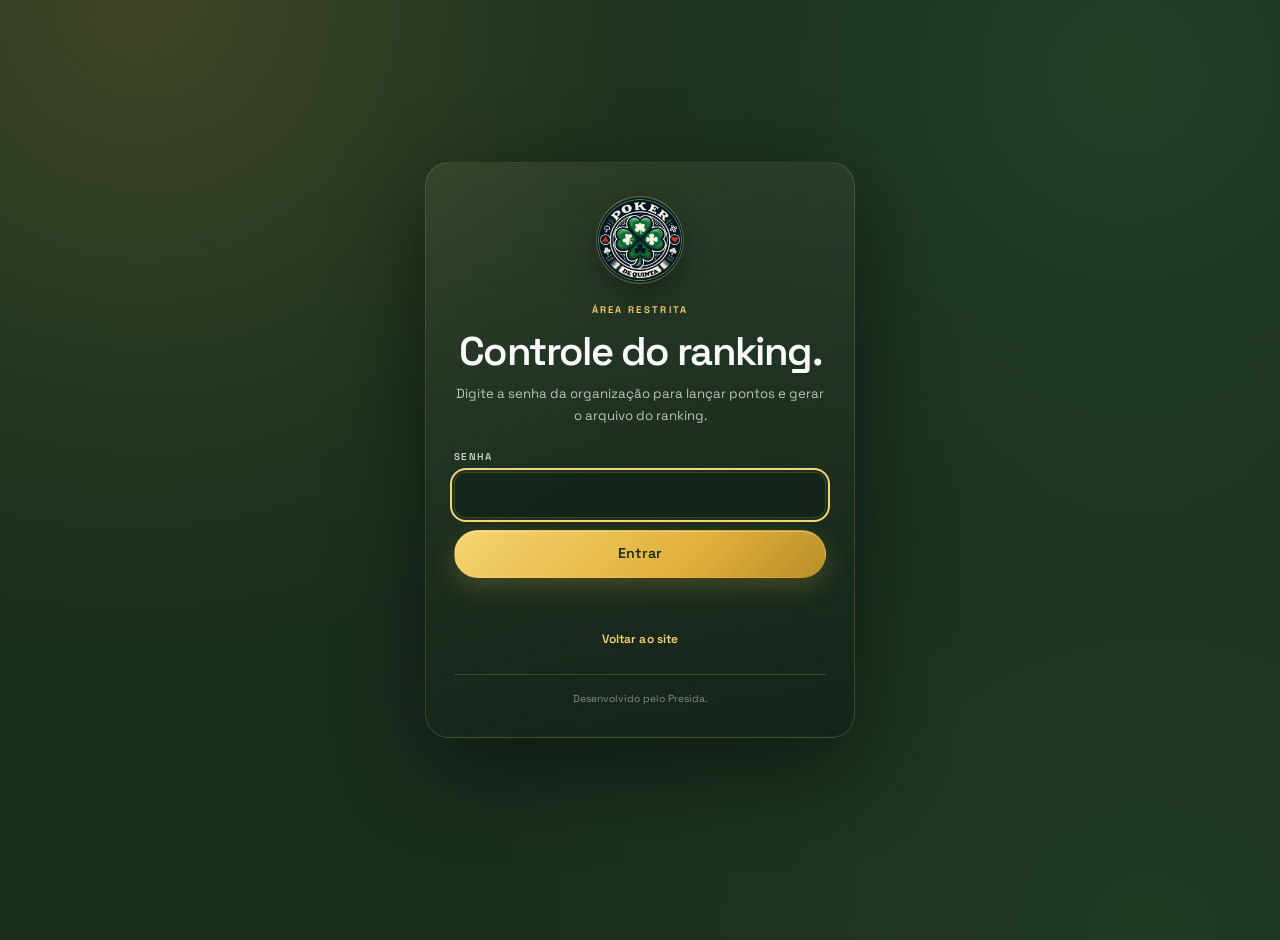
<file: admin.html>
<!DOCTYPE html>
<html lang="pt-BR">
<head>
  <meta charset="UTF-8">
  <meta name="viewport" content="width=device-width, initial-scale=1, viewport-fit=cover">
  <meta name="theme-color" content="#1a2e1f">
  <meta name="robots" content="noindex, nofollow">
  <title>Controle do ranking — Poker de Quinta</title>
  <link rel="icon" href="assets/icons/favicon-32.png" sizes="32x32" type="image/png">
  <link rel="preconnect" href="https://fonts.googleapis.com">
  <link rel="preconnect" href="https://fonts.gstatic.com" crossorigin>
  <link href="https://fonts.googleapis.com/css2?family=Space+Grotesk:wght@300;400;500;600;700&display=swap" rel="stylesheet">
  <link rel="stylesheet" href="css/styles.css">
  <link rel="stylesheet" href="css/confirm.css">
  <link rel="stylesheet" href="css/admin.css">
  <style>
    /* Estilos críticos da trava: funcionam mesmo se css/admin.css estiver em cache antigo. */
    #admin-app[hidden], .is-hidden { display: none !important; }
    .admin-gate { display: grid; place-items: center; min-height: 100dvh; padding: 28px 18px; }
    .admin-gate__card {
      width: min(100%, 430px); padding: 34px 28px 30px;
      border: 1px solid rgba(245, 212, 114, 0.16); border-radius: 24px;
      background: linear-gradient(165deg, rgba(247, 231, 186, 0.07), rgba(17, 34, 23, 0.82));
      box-shadow: 0 30px 90px rgba(0, 0, 0, 0.45); text-align: center;
    }
    .admin-gate__card > img {
      display: block; margin: 0 auto; width: 86px; height: 86px;
      object-fit: contain; border-radius: 50%;
      box-shadow: 0 0 0 1px rgba(245, 212, 114, 0.3), 0 14px 30px rgba(0, 0, 0, 0.3);
    }
    .admin-gate__card .eyebrow {
      display: block; margin-top: 20px; color: #f5d472;
      font-size: 0.6rem; letter-spacing: 0.24em;
    }
    .admin-gate__card h1 {
      margin: 12px 0 10px; font-size: clamp(1.9rem, 6vw, 2.5rem);
      line-height: 1.05; letter-spacing: -0.04em;
    }
    .admin-gate__card > p { color: #b8c4b8; font-size: 0.83rem; line-height: 1.65; }
    .admin-gate__card form { display: grid; gap: 12px; margin-top: 22px; text-align: left; }
    .admin-gate__card .admin-field { display: flex; flex-direction: column; gap: 7px; }
    .admin-gate__card .admin-field > span {
      color: #c7d5c9; font-size: 0.62rem; font-weight: 600;
      letter-spacing: 0.13em; text-transform: uppercase;
    }
    .admin-gate__card .admin-field input {
      width: 100%; min-height: 46px; padding: 0 14px; text-align: center;
      border: 1px solid rgba(245, 212, 114, 0.18); border-radius: 12px;
      background: rgba(17, 34, 23, 0.7); color: #f8faf8;
      font: inherit; font-size: 1.05rem; letter-spacing: 0.16em;
    }
    .admin-gate__card .btn--primary { width: 100%; min-height: 48px; }
    .admin-gate__message {
      min-height: 20px; margin: 2px 0 0; color: #ff9b9b;
      font-size: 0.75rem; line-height: 1.45; text-align: center;
    }
    .admin-gate__card .text-link { display: inline-block; margin-top: 18px; font-size: 0.75rem; }
    .admin-gate__note {
      margin-top: 24px !important; padding-top: 16px;
      border-top: 1px solid rgba(245, 212, 114, 0.16);
      color: #7f9382 !important; font-size: 0.64rem !important; line-height: 1.55 !important;
    }
    @media (max-width: 480px) {
      .admin-gate { padding: 16px; }
      .admin-gate__card { padding: 26px 20px 24px; }
    }
  </style>
</head>
<body class="admin-page">
  <section class="admin-gate" id="admin-gate" aria-labelledby="admin-gate-title">
    <div class="admin-gate__card">
      <img src="logo%20pdq.png" alt="">
      <p class="eyebrow">Área restrita</p>
      <h1 id="admin-gate-title">Controle do ranking.</h1>
      <p>Digite a senha da organização para lançar pontos e gerar o arquivo do ranking.</p>
      <form id="admin-gate-form">
        <label class="admin-field">
          <span>Senha</span>
          <input type="password" id="admin-gate-password" autocomplete="current-password" required autofocus>
        </label>
        <button class="btn btn--primary" type="submit">Entrar</button>
        <p class="admin-gate__message" id="admin-gate-message" role="alert"></p>
      </form>
      <a class="text-link" href="index.html#ranking">Voltar ao site</a>
      <p class="admin-gate__note">Desenvolvido pelo Presida.</p>
    </div>
  </section>

  <div id="admin-app" class="is-hidden" hidden>
  <header class="admin-topbar">
    <a class="admin-brand" href="index.html#ranking">
      <img src="logo%20pdq.png" alt="">
      <span>
        <strong>Poker de Quinta</strong>
        <span>Controle do ranking</span>
      </span>
    </a>
    <div class="admin-topbar__actions">
      <span class="admin-status" id="save-status" data-state="saved">Dados carregados</span>
      <button class="btn btn--ghost btn--sm" type="button" id="admin-confirm-open">Inscrições</button>
      <a class="btn btn--ghost btn--sm" href="index.html#ranking">Ver site</a>
      <button class="btn btn--ghost btn--sm" type="button" id="admin-logout">Sair</button>
    </div>
  </header>

  <main class="admin-main">
    <section class="admin-hero">
      <p class="eyebrow"><span class="eyebrow__line" aria-hidden="true"></span>Ferramenta da organização</p>
      <h1>Controle do ranking.</h1>
      <p>Escolha a temporada e a etapa, lance os pontos de cada jogador e confira a classificação em tempo real. No fim, baixe o arquivo <code>ranking-data.js</code> e substitua a versão publicada no GitHub.</p>
      <div class="admin-steps">
        <span>1 · Temporada</span>
        <span>2 · Etapa</span>
        <span>3 · Pontos</span>
        <span>4 · Baixar arquivo</span>
        <span>5 · Commit no GitHub</span>
      </div>
    </section>

    <div class="admin-banner" id="draft-banner" hidden>
      <span id="draft-banner-text">Existe um rascunho salvo neste navegador.</span>
      <span class="admin-banner__actions">
        <button class="btn btn--primary btn--sm" type="button" id="restore-draft">Restaurar rascunho</button>
        <button class="btn btn--ghost btn--sm" type="button" id="discard-draft-banner">Descartar</button>
      </span>
    </div>

    <section class="admin-card admin-toolbar" aria-label="Seleção de temporada e etapa">
      <div class="admin-field">
        <span>Temporada</span>
        <div class="admin-field__row">
          <select id="season-select" aria-label="Temporada"></select>
          <button class="btn btn--ghost btn--sm" type="button" id="add-season">+ Temporada</button>
        </div>
      </div>
      <div class="admin-field">
        <span>Etapa</span>
        <div class="admin-field__row">
          <select id="stage-select" aria-label="Etapa"></select>
          <button class="btn btn--ghost btn--sm" type="button" id="add-stage">+ Etapa</button>
        </div>
      </div>
    </section>

    <div class="admin-grid">
      <section class="admin-card" aria-labelledby="entry-title">
        <div class="admin-card__head">
          <div>
            <h2 id="entry-title">Lançar pontos</h2>
            <p id="entry-subtitle">Preencha somente quem jogou. Deixe em branco para quem não participou.</p>
          </div>
          <div class="admin-actions">
            <div class="admin-segment" role="group" aria-label="Ordenar jogadores">
              <button type="button" class="is-active" data-order="alpha">A–Z</button>
              <button type="button" data-order="ranking">Ranking</button>
            </div>
            <button class="btn btn--ghost btn--sm" type="button" id="clear-stage">Limpar etapa</button>
          </div>
        </div>
        <div class="admin-card__body" id="stage-settings">
          <div class="admin-toolbar" style="margin-bottom:0">
            <label class="admin-field">
              <span>Nome da etapa</span>
              <input type="text" id="stage-name" placeholder="Ex.: Mesa dos Tubarões">
            </label>
            <label class="admin-field">
              <span>Data</span>
              <input type="date" id="stage-date">
            </label>
          </div>
        </div>
        <div class="admin-table-wrap">
          <table class="admin-table" aria-describedby="entry-subtitle">
            <thead>
              <tr>
                <th class="rank">#</th>
                <th>Jogador</th>
                <th class="num">Pontos</th>
                <th class="num">KO</th>
                <th class="num">Total</th>
              </tr>
            </thead>
            <tbody id="entry-body"></tbody>
          </table>
        </div>
      </section>

      <aside class="admin-card" aria-labelledby="summary-title">
        <div class="admin-card__head">
          <div>
            <h2 id="summary-title">Resumo</h2>
            <p id="summary-subtitle">Temporada selecionada</p>
          </div>
        </div>
        <div class="admin-card__body admin-summary__season">
          <div class="admin-kpis">
            <div class="admin-kpi"><strong id="kpi-players">0</strong><span>jogadores</span></div>
            <div class="admin-kpi"><strong id="kpi-stages">0</strong><span>etapas jogadas</span></div>
          </div>
          <div>
            <label class="admin-check">
              <input type="checkbox" id="season-closed">
              Temporada encerrada
            </label>
            <button class="btn btn--ghost btn--sm" type="button" id="make-default" style="margin-top:10px">Usar como temporada padrão do site</button>
          </div>
          <div class="admin-divider"></div>
          <div>
            <h3 style="margin:0 0 8px;font-size:0.78rem;letter-spacing:0.08em;text-transform:uppercase;color:#9fb2a2">Ranking ao vivo</h3>
            <ol class="admin-live-list" id="live-ranking"></ol>
          </div>
          <p class="admin-muted" id="summary-note"></p>
        </div>
      </aside>
    </div>

    <section class="admin-card admin-export" aria-labelledby="export-title">
      <div class="admin-card__head">
        <div>
          <h2 id="export-title">Salvar e publicar</h2>
          <p>O site lê <code>js/ranking-data.js</code>. Baixe o arquivo atualizado e substitua o antigo no repositório.</p>
        </div>
      </div>
      <div class="admin-card__body admin-export__grid">
        <div>
          <div class="admin-export__actions">
            <button class="btn btn--primary" type="button" id="download-js">Baixar ranking-data.js</button>
            <button class="btn btn--ghost" type="button" id="download-json">Baixar JSON</button>
            <label class="btn btn--ghost" for="import-file">
              Importar arquivo
              <input type="file" id="import-file" accept=".js,.json,application/json,text/javascript" hidden>
            </label>
            <button class="btn btn--ghost" type="button" id="discard-all">Descartar alterações</button>
          </div>
          <pre id="export-preview" aria-label="Prévia do arquivo"></pre>
        </div>
        <div>
          <div class="admin-note">
            <strong>Como publicar:</strong><br>
            1. Baixe o <code>ranking-data.js</code>.<br>
            2. No seu repositório, substitua <code>js/ranking-data.js</code>.<br>
            3. Faça commit e envie para o GitHub Pages.<br>
            4. Atualize o site com <strong>Ctrl + F5</strong>.
          </div>
          <p class="admin-muted" style="margin-top:14px">As alterações também ficam salvas como rascunho neste navegador. Se fechar a página antes de baixar, poderá restaurar o rascunho ao voltar.</p>
        </div>
      </div>
    </section>

    <section class="admin-card admin-export" aria-labelledby="players-title">
      <div class="admin-card__head">
        <div>
          <h2 id="players-title">Jogadores</h2>
          <p>Cadastre quem entra na temporada. O apelido é o nome exibido no ranking.</p>
        </div>
        <button class="btn btn--ghost btn--sm" type="button" id="toggle-players">Mostrar lista</button>
      </div>
      <div class="admin-card__body" id="players-panel" hidden>
        <form class="admin-toolbar" id="add-player-form" style="align-items:end">
          <label class="admin-field">
            <span>Nome do jogador</span>
            <input type="text" id="new-player-name" placeholder="Ex.: João Pedro" required>
          </label>
          <label class="admin-field">
            <span>URL da foto (opcional)</span>
            <input type="url" id="new-player-photo" placeholder="https://...">
          </label>
          <button class="btn btn--primary" type="submit" style="min-height:46px">Adicionar jogador</button>
        </form>
        <div class="admin-table-wrap" style="margin-top:18px;max-height:420px">
          <table class="admin-table admin-players-table">
            <thead>
              <tr><th>Nome</th><th>Apelido</th><th>Cidade</th><th>UF</th><th>Desde</th><th>Foto</th><th></th></tr>
            </thead>
            <tbody id="players-body"></tbody>
          </table>
        </div>
      </div>
    </section>
  </main>

  <div class="admin-toast" id="toast" role="status" aria-live="polite"></div>
  </div>

  <div class="admin-confirm-modal" id="admin-confirm-modal" hidden>
    <div class="admin-confirm-modal__backdrop" data-admin-confirm-close></div>
    <div class="admin-confirm-modal__dialog" role="dialog" aria-modal="true" aria-labelledby="admin-confirm-title">
      <button class="admin-confirm-modal__close" type="button" data-admin-confirm-close aria-label="Fechar">×</button>
      <div id="admin-confirm-root"></div>
    </div>
  </div>

  <script src="js/firebase-config.js" defer></script>
  <script src="js/data.js" defer></script>
  <script src="js/ranking-data.js" defer></script>
  <script src="js/admin-ranking.js" defer></script>
  <script src="js/admin-confirm.js" defer></script>
  <script>
    (function () {
      var KEY = "pq-admin-auth-v1";
      var PASSWORD = "poker2027";
      var gate = document.getElementById("admin-gate");
      var app = document.getElementById("admin-app");
      var form = document.getElementById("admin-gate-form");
      var input = document.getElementById("admin-gate-password");
      var message = document.getElementById("admin-gate-message");

      function showApp() {
        if (gate) gate.hidden = true;
        if (app) {
          app.hidden = false;
          app.classList.remove("is-hidden");
        }
      }

      function showGate() {
        if (app) {
          app.hidden = true;
          app.classList.add("is-hidden");
        }
        if (gate) gate.hidden = false;
        setTimeout(function () { if (input) input.focus(); }, 60);
      }

      if (form) {
        form.addEventListener("submit", function (event) {
          event.preventDefault();
          if (!input || input.value.trim() !== PASSWORD) {
            if (message) message.textContent = "Senha incorreta. Tente novamente.";
            if (input) input.select();
            return;
          }
          if (message) message.textContent = "";
          input.value = "";
          try { sessionStorage.setItem(KEY, "1"); } catch (error) { /* ignora */ }
          showApp();
        });
      }

      var logout = document.getElementById("admin-logout");
      if (logout) {
        logout.addEventListener("click", function () {
          try { sessionStorage.removeItem(KEY); } catch (error) { /* ignora */ }
          window.location.reload();
        });
      }

      try {
        if (sessionStorage.getItem(KEY) === "1") showApp();
        else showGate();
      } catch (error) {
        showGate();
      }
    })();
  </script>
</body>
</html>
</file>
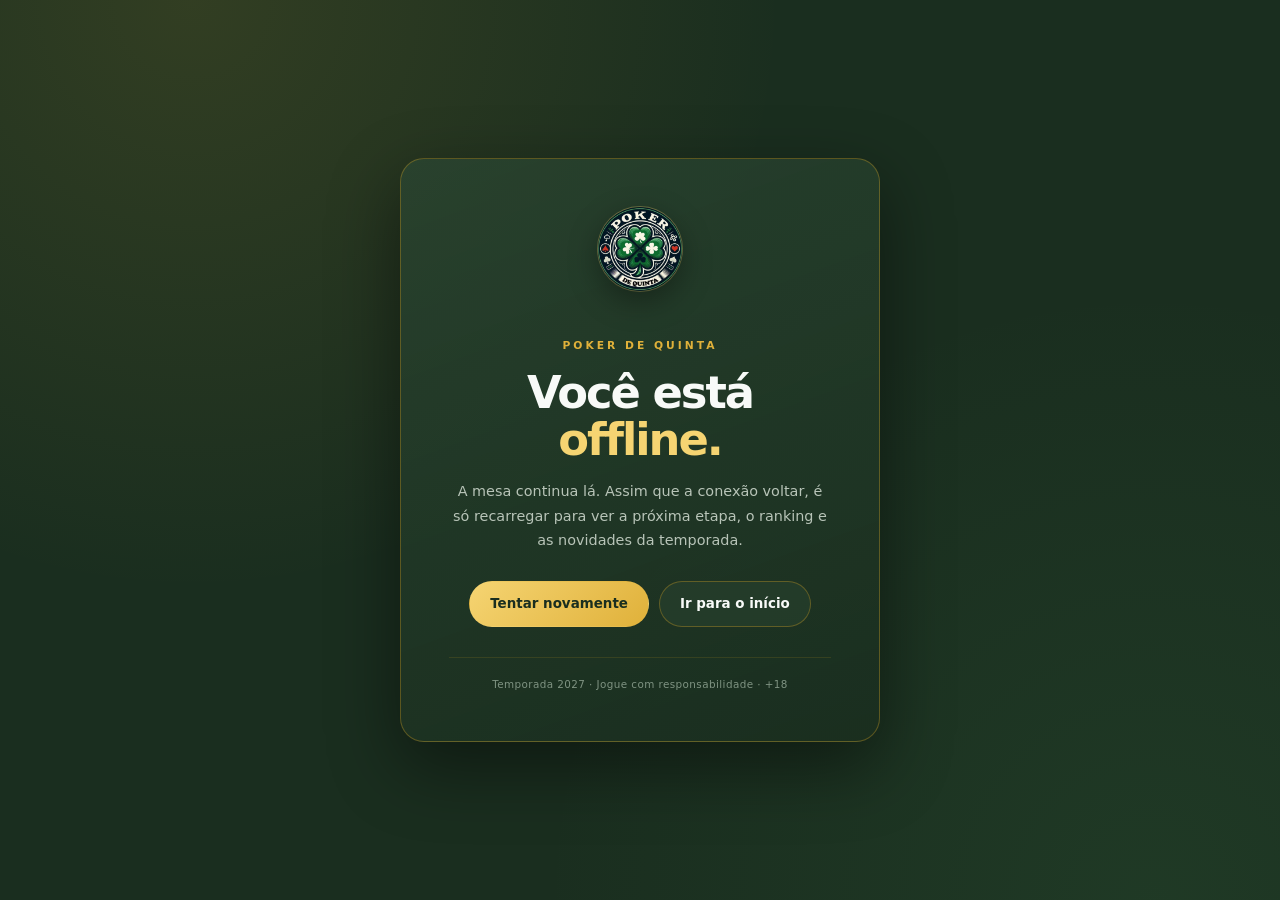
<file: offline.html>
<!DOCTYPE html>
<html lang="pt-BR">
<head>
  <meta charset="UTF-8">
  <meta name="viewport" content="width=device-width, initial-scale=1">
  <meta name="theme-color" content="#1a2e1f">
  <title>Sem conexão — Poker de Quinta</title>
  <style>
    :root {
      --bg: #1a2e1f;
      --surface: #2a4531;
      --gold: #e0b13a;
      --gold-light: #f5d472;
      --text: #f8faf8;
      --muted: #b8c4b8;
      --border: rgba(212, 161, 33, 0.35);
    }
    * { box-sizing: border-box; }
    body {
      margin: 0;
      min-height: 100dvh;
      display: grid;
      place-items: center;
      padding: 24px;
      color: var(--text);
      font-family: 'Space Grotesk', system-ui, -apple-system, sans-serif;
      background:
        radial-gradient(circle at 15% 0%, rgba(224, 177, 58, 0.12), transparent 42%),
        radial-gradient(circle at 90% 100%, rgba(95, 191, 111, 0.08), transparent 42%),
        var(--bg);
    }
    .card {
      width: min(100%, 480px);
      padding: clamp(28px, 7vw, 48px);
      text-align: center;
      border: 1px solid var(--border);
      border-radius: 24px;
      background: linear-gradient(160deg, rgba(42, 69, 49, 0.78), rgba(26, 46, 31, 0.92));
      box-shadow: 0 25px 70px rgba(0, 0, 0, 0.45);
    }
    img { width: 84px; height: 84px; border-radius: 50%; margin: 0 auto 26px; box-shadow: 0 10px 30px rgba(0,0,0,.35), 0 0 0 1px rgba(245,212,114,.35); object-fit: cover; }
    .eyebrow { color: var(--gold); font-size: 0.67rem; letter-spacing: .28em; text-transform: uppercase; font-weight: 600; }
    h1 { margin: 14px 0 0; font-size: clamp(2rem, 8vw, 2.8rem); letter-spacing: -.045em; line-height: 1.05; }
    h1 span { color: var(--gold-light); }
    p { margin: 16px 0 0; color: var(--muted); font-size: .9rem; line-height: 1.7; }
    .actions { display: flex; flex-wrap: wrap; justify-content: center; gap: 10px; margin-top: 28px; }
    a, button {
      min-height: 46px;
      display: inline-flex;
      align-items: center;
      justify-content: center;
      padding: 12px 20px;
      border: 1px solid transparent;
      border-radius: 999px;
      font: inherit;
      font-size: .84rem;
      font-weight: 600;
      text-decoration: none;
      cursor: pointer;
    }
    button { color: #1a2e1f; background: linear-gradient(135deg, var(--gold-light), var(--gold)); }
    a { color: var(--text); border-color: var(--border); background: rgba(42, 69, 49, .5); }
    .foot { margin-top: 30px; padding-top: 18px; border-top: 1px solid rgba(212,161,33,.14); color: #7f9382; font-size: .65rem; letter-spacing: .04em; }
  </style>
</head>
<body>
  <main class="card">
    <img src="logo%20pdq.png" alt="" width="76" height="76">
    <p class="eyebrow">Poker de Quinta</p>
    <h1>Você está <span>offline.</span></h1>
    <p>A mesa continua lá. Assim que a conexão voltar, é só recarregar para ver a próxima etapa, o ranking e as novidades da temporada.</p>
    <div class="actions">
      <button type="button" onclick="location.reload()">Tentar novamente</button>
      <a href="./index.html">Ir para o início</a>
    </div>
    <p class="foot">Temporada 2027 · Jogue com responsabilidade · +18</p>
  </main>
</body>
</html>
</file>
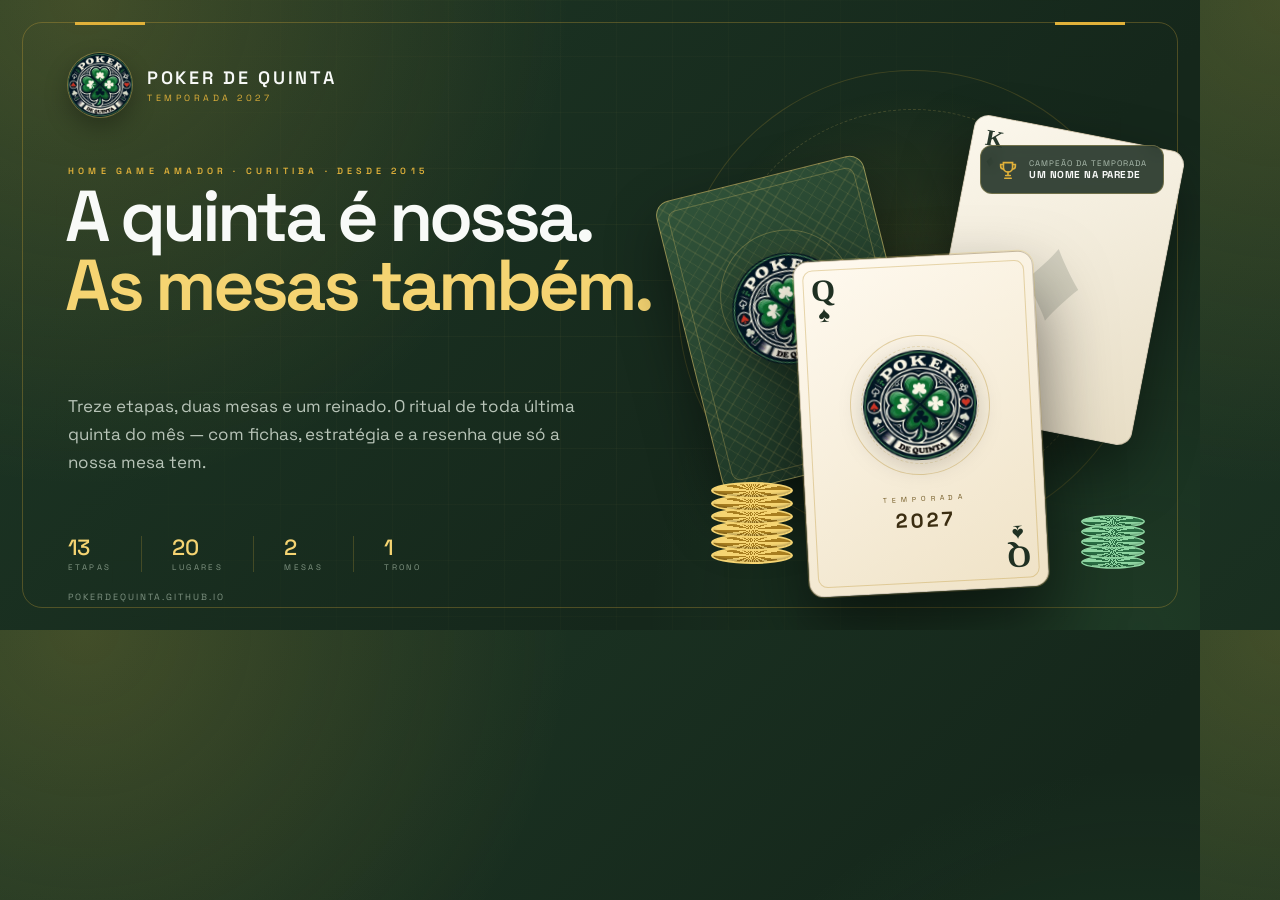
<file: og.html>
﻿<!DOCTYPE html>
<html lang="pt-BR">
<head>
  <meta charset="UTF-8">
  <style>
    @import url('https://fonts.googleapis.com/css2?family=Space+Grotesk:wght@300;400;500;600;700&display=swap');
    * { box-sizing: border-box; }
    html, body { margin: 0; width: 1200px; height: 630px; overflow: hidden; }
    body {
      position: relative;
      background:
        radial-gradient(circle at 7% 0%, rgba(224,177,58,.19), transparent 38%),
        radial-gradient(circle at 95% 100%, rgba(95,191,111,.12), transparent 38%),
        linear-gradient(135deg, #1e3826, #15271b 68%);
      color: #f8faf8;
      font-family: 'Space Grotesk', 'Segoe UI', sans-serif;
      -webkit-font-smoothing: antialiased;
    }
    .grid {
      position: absolute; inset: 0;
      background-image:
        linear-gradient(rgba(245,212,114,.045) 1px, transparent 1px),
        linear-gradient(90deg, rgba(245,212,114,.045) 1px, transparent 1px);
      background-size: 56px 56px;
      mask-image: radial-gradient(circle at 50% 50%, #000, transparent 86%);
    }
    .frame { position: absolute; inset: 22px; border: 1px solid rgba(224,177,58,.28); border-radius: 20px; }
    .frame::before, .frame::after { content: ""; position: absolute; width: 70px; height: 3px; background: #e0b13a; top: -1px; }
    .frame::before { left: 52px; }
    .frame::after { right: 52px; }
    .brand { position: absolute; top: 53px; left: 68px; display: flex; align-items: center; gap: 15px; }
    .brand img { width: 64px; height: 64px; border-radius: 50%; object-fit: cover; box-shadow: 0 0 0 1px rgba(245,212,114,.35), 0 10px 24px rgba(0,0,0,.3); }
    .brand strong { display: block; font-size: 18px; letter-spacing: 2.7px; text-transform: uppercase; font-weight: 600; }
    .brand span { display: block; margin-top: 3px; color: #e0b13a; font-size: 9px; letter-spacing: 3.5px; text-transform: uppercase; }
    .eyebrow { position: absolute; top: 156px; left: 68px; color: #e0b13a; font-size: 9px; letter-spacing: 4.2px; text-transform: uppercase; font-weight: 600; }
    h1 { position: absolute; top: 182px; left: 65px; margin: 0; width: 620px; font-size: 72px; line-height: .96; letter-spacing: -4px; font-weight: 600; }
    h1 span { color: #f5d472; }
    .lead { position: absolute; top: 375px; left: 68px; width: 535px; color: #b8c4b8; font-size: 17px; line-height: 1.65; }
    .stats { position: absolute; left: 68px; bottom: 58px; display: flex; gap: 30px; }
    .stats div { display: flex; flex-direction: column; gap: 4px; padding-right: 30px; border-right: 1px solid rgba(224,177,58,.22); }
    .stats div:last-child { border-right: 0; }
    .stats strong { color: #f5d472; font-size: 22px; letter-spacing: -.8px; font-weight: 500; line-height: 1; }
    .stats span { color: #829684; font-size: 8px; letter-spacing: 2.4px; text-transform: uppercase; }
    .art { position: absolute; right: 34px; top: 46px; width: 510px; height: 540px; }
    .halo { position: absolute; width: 470px; height: 470px; top: 24px; left: 22px; border-radius: 50%; border: 1px solid rgba(224,177,58,.18); background: radial-gradient(circle, rgba(224,177,58,.13), transparent 66%); }
    .halo::before { content: ""; position: absolute; inset: 38px; border: 1px dashed rgba(245,212,114,.18); border-radius: 50%; }
    .card { position: absolute; width: 214px; height: 300px; border-radius: 15px; box-shadow: 0 28px 60px rgba(0,0,0,.45); }
    .card--back {
      left: 30px; top: 128px; transform: rotate(-14deg);
      background:
        repeating-linear-gradient(45deg, rgba(245,212,114,.1) 0 1px, transparent 1px 10px),
        repeating-linear-gradient(-45deg, rgba(245,212,114,.1) 0 1px, transparent 1px 10px),
        linear-gradient(150deg, #31543a, #1a3022);
      border: 1px solid rgba(245,212,114,.5);
    }
    .card--back::before { content: ""; position: absolute; width: 62%; aspect-ratio: 1; left: 19%; top: 18%; border: 1px solid rgba(245,212,114,.26); border-radius: 50%; background: radial-gradient(circle, rgba(245,212,114,.1), transparent 68%); }
    .card--back::after { content: ""; position: absolute; inset: 10px; border: 1px solid rgba(245,212,114,.26); border-radius: 9px; }
    .back-logo { position: absolute; width: 54%; left: 23%; top: 26%; z-index: 2; border-radius: 50%; filter: drop-shadow(0 10px 20px rgba(0,0,0,.35)); }
    .card--king {
      left: 290px; top: 84px; transform: rotate(11deg);
      background: linear-gradient(150deg, #fbf7ec, #e8dec6);
      color: #27382c;
      border: 1px solid rgba(64,46,16,.22);
      padding: 13px;
      font: 700 23px Georgia, serif;
    }
    .card--king .suit { position: absolute; inset: 0; display: grid; place-items: center; color: rgba(26,46,31,.15); font-size: 120px; }
    .card--king .corner { position: absolute; left: 13px; top: 12px; text-align: center; line-height: .9; }
    .card--king .corner b { display: block; font-size: 23px; }
    .card--king .corner span { font-size: 17px; }
    .card--queen {
      left: 145px; top: 210px; transform: rotate(-3deg);
      width: 240px; height: 336px;
      background: linear-gradient(150deg, #fffaf0, #efe2c6);
      color: #1f3022;
      border: 1px solid rgba(64,46,16,.25);
      padding: 16px;
      box-shadow: 0 36px 70px rgba(0,0,0,.55), 0 0 0 1px rgba(245,212,114,.32);
    }
    .card--queen::before { content: ""; position: absolute; inset: 8px; border: 1px solid rgba(184,144,42,.34); border-radius: 10px; }
    .corner { position: absolute; top: 15px; left: 16px; text-align: center; font-family: Georgia, serif; line-height: .9; }
    .corner b { display: block; font-size: 31px; }
    .corner span { font-size: 22px; }
    .corner--bottom { top: auto; left: auto; right: 16px; bottom: 15px; transform: rotate(180deg); }
    .crest { position: absolute; width: 140px; height: 140px; left: 50%; top: 78px; transform: translateX(-50%); border: 1px solid rgba(184,144,42,.35); border-radius: 50%; display: grid; place-items: center; }
    .crest::before { content: ""; position: absolute; inset: 10px; border: 1px dashed rgba(184,144,42,.22); border-radius: 50%; }
    .crest svg { width: 68px; height: 68px; fill: #b8902a; }
    .crest-logo { width: 82%; height: 82%; object-fit: contain; border-radius: 50%; filter: drop-shadow(0 5px 12px rgba(0,0,0,.18)); }
    .season { position: absolute; left: 0; right: 0; bottom: 58px; text-align: center; font-size: 7px; letter-spacing: 5px; color: #725a24; }
    .season b { display: block; margin-top: 4px; font-size: 20px; letter-spacing: 3px; color: #3b2d11; }
    .chips { position: absolute; width: 82px; height: 120px; left: 55px; bottom: 22px; }
    .chips i { position: absolute; left: 0; bottom: 0; width: 82px; height: 17px; border-radius: 50%; background: repeating-conic-gradient(from 0deg, #f5d472 0 9deg, #a87e20 9deg 18deg); border: 2px solid #f5d472; transform: translateY(calc(var(--i) * -13px)); box-shadow: inset 0 -2px 2px rgba(0,0,0,.2); }
    .chips--two { left: auto; right: 12px; bottom: 4px; transform: scale(.78); }
    .chips--two i { background: repeating-conic-gradient(from 0deg, #8fd6a2 0 9deg, #2b6e44 9deg 18deg); border-color: #8fd6a2; }
    .badge { position: absolute; right: 2px; top: 99px; display: flex; align-items: center; gap: 10px; padding: 12px 16px; border: 1px solid rgba(245,212,114,.3); border-radius: 12px; background: rgba(20,38,26,.84); backdrop-filter: blur(8px); font-size: 8px; letter-spacing: 1px; color: #adbeb0; }
    .badge svg { width: 22px; height: 22px; fill: #e0b13a; }
    .badge b { display: block; color: #f8faf8; font-size: 10px; letter-spacing: .5px; }
    .url { position: absolute; left: 68px; bottom: 27px; color: #7f9382; font-size: 9px; letter-spacing: 2px; text-transform: uppercase; }
  </style>
</head>
<body>
  <div class="grid"></div>
  <div class="frame"></div>
  <div class="brand">
    <img src="../logo%20pdq.png" alt="">
    <div><strong>Poker de Quinta</strong><span>Temporada 2027</span></div>
  </div>
  <p class="eyebrow">Home game amador · Curitiba · Desde 2015</p>
  <h1>A quinta é nossa.<br><span>As mesas também.</span></h1>
  <p class="lead">Treze etapas, duas mesas e um reinado. O ritual de toda última quinta do mês — com fichas, estratégia e a resenha que só a nossa mesa tem.</p>

  <div class="stats">
    <div><strong>13</strong><span>etapas</span></div>
    <div><strong>20</strong><span>lugares</span></div>
    <div><strong>2</strong><span>mesas</span></div>
    <div><strong>1</strong><span>trono</span></div>
  </div>

  <div class="art">
    <div class="halo"></div>
    <div class="card card--back"><img class="back-logo" src="../logo%20pdq.png" alt=""></div>
    <div class="card card--king"><div class="corner"><b>K</b><span>♦</span></div><div class="suit">♦</div></div>
    <div class="card card--queen">
      <div class="corner"><b>Q</b><span>♠</span></div>
      <div class="crest"><img class="crest-logo" src="../logo%20pdq.png" alt=""></div>
      <div class="season">TEMPORADA<b>2027</b></div>
      <div class="corner corner--bottom"><b>Q</b><span>♠</span></div>
    </div>
    <div class="badge">
      <svg viewBox="0 0 24 24"><path d="M7 4h10v5.2a5 5 0 0 1-10 0V4Z" fill="none" stroke="#e0b13a" stroke-width="1.8"/><path d="M7 6H4v2a3 3 0 0 0 3 3M17 6h3v2a3 3 0 0 1-3 3M12 14.2V18M8.5 21h7M9.5 18h5" fill="none" stroke="#e0b13a" stroke-width="1.8" stroke-linecap="round"/></svg>
      <span>CAMPEÃO DA TEMPORADA<br><b>UM NOME NA PAREDE</b></span>
    </div>
    <div class="chips"><i style="--i:0"></i><i style="--i:1"></i><i style="--i:2"></i><i style="--i:3"></i><i style="--i:4"></i><i style="--i:5"></i></div>
    <div class="chips chips--two"><i style="--i:0"></i><i style="--i:1"></i><i style="--i:2"></i><i style="--i:3"></i><i style="--i:4"></i></div>
  </div>
  <div class="url">pokerdequinta.github.io</div>
</body>
</html>
</file>
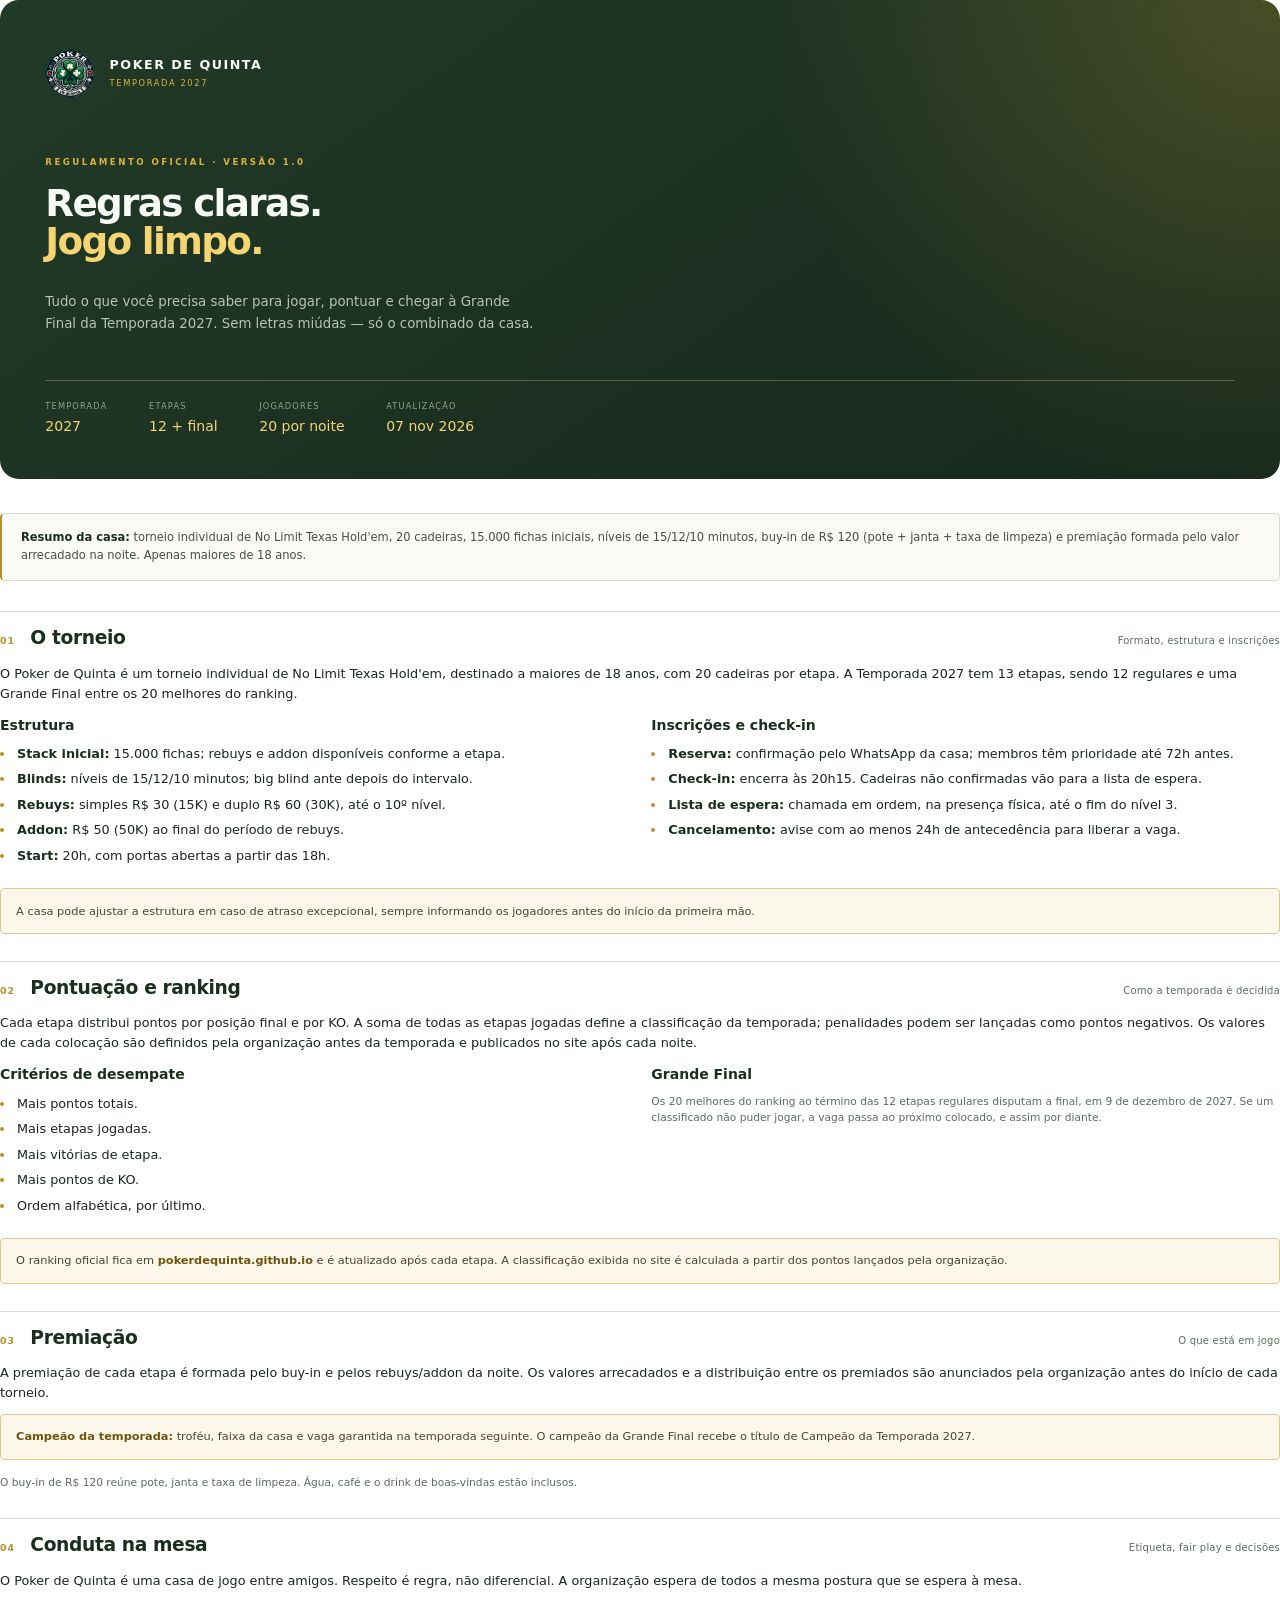
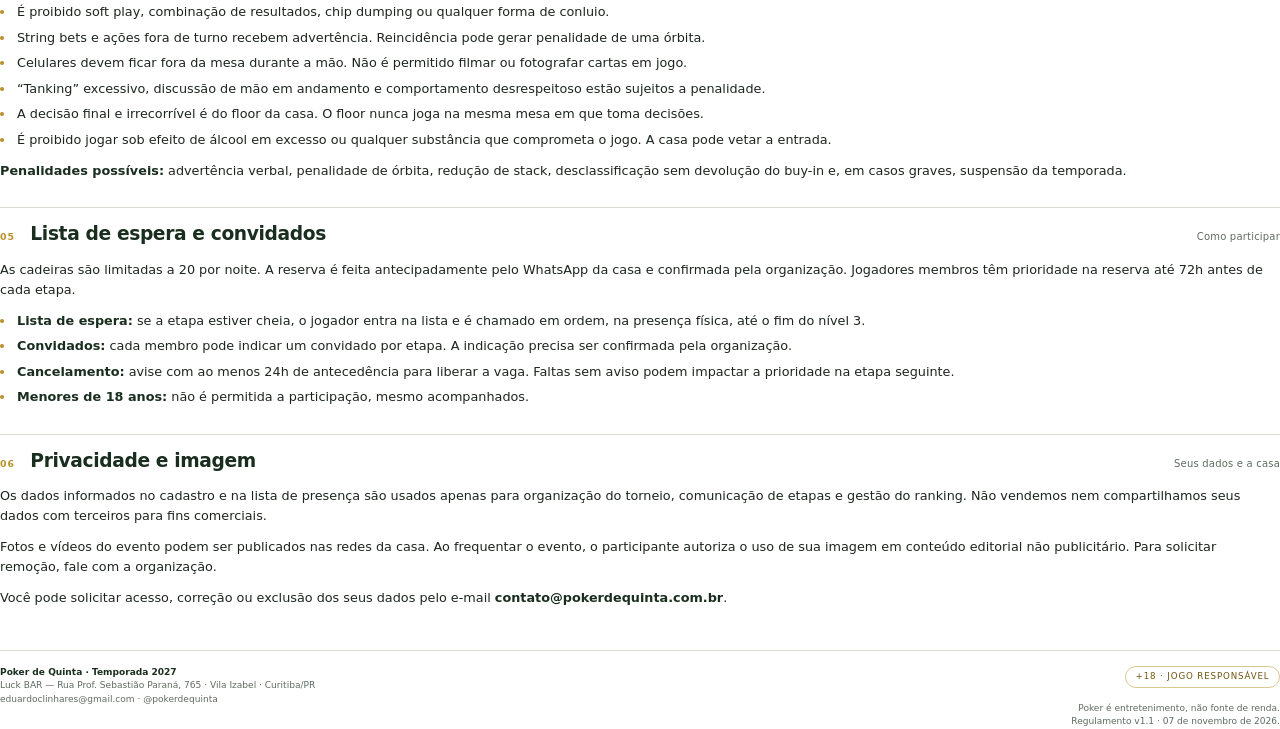
<file: regulamento-print.html>
<!DOCTYPE html>
<html lang="pt-BR">
<head>
  <meta charset="UTF-8">
  <title>Regulamento — Poker de Quinta 2027</title>
  <style>
    @page {
      size: A4;
      margin: 15mm 14mm 16mm;
    }
    :root {
      --green: #1a2e1f;
      --green-2: #2a4531;
      --gold: #b8902a;
      --gold-light: #e0b13a;
      --ink: #1d261e;
      --muted: #5e6b60;
      --line: #d8ddcf;
      --paper: #fbfaf5;
    }
    * { box-sizing: border-box; }
    html, body { margin: 0; padding: 0; }
    body {
      color: var(--ink);
      background: #fff;
      font-family: "Space Grotesk", "Segoe UI", system-ui, -apple-system, sans-serif;
      font-size: 9.6pt;
      line-height: 1.55;
      -webkit-print-color-adjust: exact;
      print-color-adjust: exact;
    }
    h1, h2, h3, p { margin-top: 0; }
    h1 { font-size: 28pt; line-height: 1.02; letter-spacing: -0.045em; margin-bottom: 8mm; }
    h2 { font-size: 14pt; line-height: 1.15; letter-spacing: -0.02em; margin: 0 0 3mm; color: var(--green); }
    h3 { font-size: 10.5pt; margin: 0 0 2mm; color: var(--green); }
    p { margin-bottom: 3mm; }
    .cover {
      background:
        radial-gradient(circle at 100% 0%, rgba(224,177,58,0.24), transparent 38%),
        linear-gradient(145deg, #223a28, #15281c);
      color: #f8faf8;
      border-radius: 5mm;
      padding: 13mm 12mm 11mm;
      margin-bottom: 9mm;
      position: relative;
      overflow: hidden;
    }
    .cover::after {
      content: "♠";
      position: absolute;
      right: -10mm; bottom: -26mm;
      font: 700 92pt Georgia, serif;
      color: rgba(245,212,114,.1);
      transform: rotate(-12deg);
    }
    .brandline { display: flex; align-items: center; gap: 4mm; margin-bottom: 15mm; }
    .brandline img { width: 13mm; height: 13mm; border-radius: 50%; object-fit: cover; }
    .brandline strong { display: block; color: #f8faf8; text-transform: uppercase; letter-spacing: .12em; font-size: 9.5pt; line-height: 1.2; }
    .brandline span { display: block; color: #e0b13a; text-transform: uppercase; letter-spacing: .2em; font-size: 6.2pt; margin-top: 1.2mm; }
    .cover .eyebrow { color: #e0b13a; text-transform: uppercase; letter-spacing: .28em; font-size: 6.5pt; font-weight: 600; }
    .cover h1 { margin-top: 4mm; max-width: 120mm; }
    .cover h1 span { color: #f5d472; }
    .cover p { max-width: 131mm; color: #b8c4b8; font-size: 10pt; line-height: 1.65; margin-bottom: 0; }
    .cover-meta { display: flex; gap: 11mm; margin-top: 12mm; padding-top: 5mm; border-top: 1px solid rgba(245,212,114,.3); }
    .cover-meta div { display: flex; flex-direction: column; gap: .8mm; }
    .cover-meta span { color: #8fa292; font-size: 6.2pt; text-transform: uppercase; letter-spacing: .14em; }
    .cover-meta strong { color: #f5d472; font-size: 10.5pt; font-weight: 500; }
    .note {
      border: 1px solid var(--line);
      border-left: 2.5px solid var(--gold);
      background: var(--paper);
      padding: 4mm 5mm;
      color: #445148;
      font-size: 8.6pt;
      border-radius: 1.2mm;
      margin-bottom: 8mm;
    }
    .section { break-inside: avoid; margin-top: 7mm; }
    .section-head {
      display: flex;
      align-items: baseline;
      gap: 4mm;
      border-top: 1px solid var(--line);
      padding-top: 4mm;
      margin-bottom: 4mm;
    }
    .section-head .num {
      color: var(--gold);
      font-size: 7pt;
      font-weight: 700;
      letter-spacing: .12em;
    }
    .section-head h2 { margin: 0; }
    .section-head .sub { margin-left: auto; color: var(--muted); font-size: 7.5pt; letter-spacing: .02em; }
    ul { margin: 0 0 3mm; padding-left: 4mm; }
    li { margin-bottom: 1.5mm; padding-left: .5mm; }
    li::marker { color: var(--gold); }
    strong { color: var(--green); }
    .two-col { display: grid; grid-template-columns: 1fr 1fr; gap: 6mm; }
    table { width: 100%; border-collapse: collapse; margin: 2.5mm 0 4mm; font-size: 8.4pt; break-inside: avoid; }
    caption { text-align: left; color: var(--muted); font-size: 6.8pt; text-transform: uppercase; letter-spacing: .12em; margin-bottom: 1.5mm; }
    th { text-align: left; text-transform: uppercase; letter-spacing: .08em; font-size: 6.5pt; color: #6f5b24; border-bottom: 1.2px solid #c5a855; padding: 1.8mm 2mm; background: #f6f2e8; }
    td { border-bottom: .6px solid #e4e6dd; padding: 1.7mm 2mm; }
    td:nth-child(even) { font-weight: 600; color: var(--green); }
    .callout {
      border: 1px solid #d9c98f;
      background: #fbf7ea;
      border-radius: 1.2mm;
      padding: 3.5mm 4mm;
      margin: 3mm 0 4mm;
      color: #4c4430;
      font-size: 8.5pt;
    }
    .callout strong { color: #6f5410; }
    .footer {
      margin-top: 11mm;
      padding-top: 4mm;
      border-top: 1px solid var(--line);
      display: flex;
      justify-content: space-between;
      gap: 6mm;
      color: var(--muted);
      font-size: 6.8pt;
      line-height: 1.5;
    }
    .footer strong { color: var(--green); }
    .badge {
      display: inline-block;
      border: 1px solid #d9c98f;
      color: #6f5410;
      border-radius: 99px;
      padding: 1mm 2.5mm;
      font-size: 6.5pt;
      letter-spacing: .1em;
      text-transform: uppercase;
    }
    .page-break { break-before: page; }
    .small { color: var(--muted); font-size: 8pt; }
    @media print {
      .cover { border-radius: 0; }
    }
  </style>
</head>
<body>
  <header class="cover">
    <div class="brandline">
      <img src="../logo%20pdq.png" alt="">
      <div>
        <strong>Poker de Quinta</strong>
        <span>Temporada 2027</span>
      </div>
    </div>
    <p class="eyebrow">Regulamento oficial · versão 1.0</p>
    <h1>Regras claras.<br><span>Jogo limpo.</span></h1>
    <p>Tudo o que você precisa saber para jogar, pontuar e chegar à Grande Final da Temporada 2027. Sem letras miúdas — só o combinado da casa.</p>
    <div class="cover-meta">
      <div><span>Temporada</span><strong>2027</strong></div>
      <div><span>Etapas</span><strong>12 + final</strong></div>
      <div><span>Jogadores</span><strong>20 por noite</strong></div>
      <div><span>Atualização</span><strong>07 nov 2026</strong></div>
    </div>
  </header>

  <div class="note">
    <strong>Resumo da casa:</strong> torneio individual de No Limit Texas Hold'em, 20 cadeiras, 15.000 fichas iniciais, níveis de 15/12/10 minutos, buy-in de R$ 120 (pote + janta + taxa de limpeza) e premiação formada pelo valor arrecadado na noite. Apenas maiores de 18 anos.
  </div>

  <section class="section">
    <div class="section-head"><span class="num">01</span><h2>O torneio</h2><span class="sub">Formato, estrutura e inscrições</span></div>
    <p>O Poker de Quinta é um torneio individual de No Limit Texas Hold'em, destinado a maiores de 18 anos, com 20 cadeiras por etapa. A Temporada 2027 tem 13 etapas, sendo 12 regulares e uma Grande Final entre os 20 melhores do ranking.</p>
    <div class="two-col">
      <div>
        <h3>Estrutura</h3>
        <ul>
          <li><strong>Stack inicial:</strong> 15.000 fichas; rebuys e addon disponíveis conforme a etapa.</li>
          <li><strong>Blinds:</strong> níveis de 15/12/10 minutos; big blind ante depois do intervalo.</li>
          <li><strong>Rebuys:</strong> simples R$ 30 (15K) e duplo R$ 60 (30K), até o 10º nível.</li>
          <li><strong>Addon:</strong> R$ 50 (50K) ao final do período de rebuys.</li>
          <li><strong>Start:</strong> 20h, com portas abertas a partir das 18h.</li>
        </ul>
      </div>
      <div>
        <h3>Inscrições e check-in</h3>
        <ul>
          <li><strong>Reserva:</strong> confirmação pelo WhatsApp da casa; membros têm prioridade até 72h antes.</li>
          <li><strong>Check-in:</strong> encerra às 20h15. Cadeiras não confirmadas vão para a lista de espera.</li>
          <li><strong>Lista de espera:</strong> chamada em ordem, na presença física, até o fim do nível 3.</li>
          <li><strong>Cancelamento:</strong> avise com ao menos 24h de antecedência para liberar a vaga.</li>
        </ul>
      </div>
    </div>
    <div class="callout">A casa pode ajustar a estrutura em caso de atraso excepcional, sempre informando os jogadores antes do início da primeira mão.</div>
  </section>

  <section class="section">
    <div class="section-head"><span class="num">02</span><h2>Pontuação e ranking</h2><span class="sub">Como a temporada é decidida</span></div>
    <p>Cada etapa distribui pontos por posição final e por KO. A soma de todas as etapas jogadas define a classificação da temporada; penalidades podem ser lançadas como pontos negativos. Os valores de cada colocação são definidos pela organização antes da temporada e publicados no site após cada noite.</p>
    <div class="two-col">
      <div>
        <h3>Critérios de desempate</h3>
        <ul>
          <li>Mais pontos totais.</li>
          <li>Mais etapas jogadas.</li>
          <li>Mais vitórias de etapa.</li>
          <li>Mais pontos de KO.</li>
          <li>Ordem alfabética, por último.</li>
        </ul>
      </div>
      <div>
        <h3>Grande Final</h3>
        <p class="small">Os 20 melhores do ranking ao término das 12 etapas regulares disputam a final, em 9 de dezembro de 2027. Se um classificado não puder jogar, a vaga passa ao próximo colocado, e assim por diante.</p>
      </div>
    </div>
    <div class="callout">O ranking oficial fica em <strong>pokerdequinta.github.io</strong> e é atualizado após cada etapa. A classificação exibida no site é calculada a partir dos pontos lançados pela organização.</div>
  </section>

  <section class="section page-break">
    <div class="section-head"><span class="num">03</span><h2>Premiação</h2><span class="sub">O que está em jogo</span></div>
    <p>A premiação de cada etapa é formada pelo buy-in e pelos rebuys/addon da noite. Os valores arrecadados e a distribuição entre os premiados são anunciados pela organização antes do início de cada torneio.</p>
    <div class="callout"><strong>Campeão da temporada:</strong> troféu, faixa da casa e vaga garantida na temporada seguinte. O campeão da Grande Final recebe o título de Campeão da Temporada 2027.</div>
    <p class="small">O buy-in de R$ 120 reúne pote, janta e taxa de limpeza. Água, café e o drink de boas-vindas estão inclusos.</p>
  </section>

  <section class="section">
    <div class="section-head"><span class="num">04</span><h2>Conduta na mesa</h2><span class="sub">Etiqueta, fair play e decisões</span></div>
    <p>O Poker de Quinta é uma casa de jogo entre amigos. Respeito é regra, não diferencial. A organização espera de todos a mesma postura que se espera à mesa.</p>
    <ul>
      <li>É proibido soft play, combinação de resultados, chip dumping ou qualquer forma de conluio.</li>
      <li>String bets e ações fora de turno recebem advertência. Reincidência pode gerar penalidade de uma órbita.</li>
      <li>Celulares devem ficar fora da mesa durante a mão. Não é permitido filmar ou fotografar cartas em jogo.</li>
      <li>“Tanking” excessivo, discussão de mão em andamento e comportamento desrespeitoso estão sujeitos a penalidade.</li>
      <li>A decisão final e irrecorrível é do floor da casa. O floor nunca joga na mesma mesa em que toma decisões.</li>
      <li>É proibido jogar sob efeito de álcool em excesso ou qualquer substância que comprometa o jogo. A casa pode vetar a entrada.</li>
    </ul>
    <p><strong>Penalidades possíveis:</strong> advertência verbal, penalidade de órbita, redução de stack, desclassificação sem devolução do buy-in e, em casos graves, suspensão da temporada.</p>
  </section>

  <section class="section">
    <div class="section-head"><span class="num">05</span><h2>Lista de espera e convidados</h2><span class="sub">Como participar</span></div>
    <p>As cadeiras são limitadas a 20 por noite. A reserva é feita antecipadamente pelo WhatsApp da casa e confirmada pela organização. Jogadores membros têm prioridade na reserva até 72h antes de cada etapa.</p>
    <ul>
      <li><strong>Lista de espera:</strong> se a etapa estiver cheia, o jogador entra na lista e é chamado em ordem, na presença física, até o fim do nível 3.</li>
      <li><strong>Convidados:</strong> cada membro pode indicar um convidado por etapa. A indicação precisa ser confirmada pela organização.</li>
      <li><strong>Cancelamento:</strong> avise com ao menos 24h de antecedência para liberar a vaga. Faltas sem aviso podem impactar a prioridade na etapa seguinte.</li>
      <li><strong>Menores de 18 anos:</strong> não é permitida a participação, mesmo acompanhados.</li>
    </ul>
  </section>

  <section class="section">
    <div class="section-head"><span class="num">06</span><h2>Privacidade e imagem</h2><span class="sub">Seus dados e a casa</span></div>
    <p>Os dados informados no cadastro e na lista de presença são usados apenas para organização do torneio, comunicação de etapas e gestão do ranking. Não vendemos nem compartilhamos seus dados com terceiros para fins comerciais.</p>
    <p>Fotos e vídeos do evento podem ser publicados nas redes da casa. Ao frequentar o evento, o participante autoriza o uso de sua imagem em conteúdo editorial não publicitário. Para solicitar remoção, fale com a organização.</p>
    <p>Você pode solicitar acesso, correção ou exclusão dos seus dados pelo e-mail <strong>contato@pokerdequinta.com.br</strong>.</p>
  </section>

  <div class="footer">
    <div>
      <strong>Poker de Quinta · Temporada 2027</strong><br>
      Luck BAR — Rua Prof. Sebastião Paraná, 765 · Vila Izabel · Curitiba/PR<br>
      eduardoclinhares@gmail.com · @pokerdequinta
    </div>
    <div style="text-align:right">
      <span class="badge">+18 · Jogo responsável</span><br><br>
      Poker é entretenimento, não fonte de renda.<br>
      Regulamento v1.1 · 07 de novembro de 2026.
    </div>
  </div>
</body>
</html>
</file>
<file: css/styles.css>
/* ============================================
   DESIGN SYSTEM — POKER DE QUINTA 2027
   Versão 1.0
   ============================================ */

/* 1. FONTE */
@import url('https://fonts.googleapis.com/css2?family=Space+Grotesk:wght@300;400;500;600;700&display=swap');

:root {
  /* ===== 2. CORES ===== */
  --color-bg:              #1a2e1f;
  --color-bg-elevated:     #223a28;
  --color-surface:         #2a4531;
  --color-surface-2:       #33503a;
  --color-surface-overlay: rgba(0,0,0,0.25);

  --color-brand:           #e0b13a;
  --color-brand-light:     #f5d472;
  --color-brand-dark:      #b8902a;

  --color-success:         #5fbf6f;
  --color-success-soft:    rgba(95,191,111,0.20);
  --color-danger:          #ff5a6a;
  --color-danger-soft:     rgba(255,90,106,0.15);
  --color-info:            #5ba3ff;
  --color-info-soft:       rgba(91,163,255,0.20);
  --color-warning:         #ff8a3d;
  --color-warning-soft:    rgba(255,138,61,0.20);

  --color-text:            #f8faf8;
  --color-text-muted:      #b8c4b8;
  --color-text-inverse:    #1a2e1f;

  --color-border:          rgba(212,161,33,0.35);
  --color-border-soft:     rgba(212,161,33,0.18);
  --color-border-danger:   rgba(255,90,106,0.40);
  --color-border-success:  rgba(95,191,111,0.45);

  /* ===== 3. GRADIENTES ===== */
  --gradient-bg:
    radial-gradient(circle at 10% 0%, rgba(224,177,58,0.10), transparent 45%),
    radial-gradient(circle at 90% 100%, rgba(95,191,111,0.08), transparent 45%),
    var(--color-bg);
  --gradient-header:   linear-gradient(135deg, rgba(224,177,58,0.12), rgba(224,177,58,0.03));
  --gradient-brand:    linear-gradient(135deg, var(--color-brand), var(--color-brand-light));
  --gradient-divider:  linear-gradient(90deg, transparent, var(--color-brand), transparent);
  --gradient-progress: linear-gradient(90deg, var(--color-brand), var(--color-brand-light));

  /* ===== 4. TIPOGRAFIA ===== */
  --font-family: 'Space Grotesk', system-ui, -apple-system, sans-serif;
  --font-weight-light:    300;
  --font-weight-regular:  400;
  --font-weight-medium:   500;
  --font-weight-semibold: 600;
  --font-weight-bold:     700;
  --font-size-xs:   0.75rem;
  --font-size-sm:   0.875rem;
  --font-size-base: 1rem;
  --font-size-md:   1.1rem;
  --font-size-lg:   1.6rem;
  --font-size-xl:   2.4rem;
  --font-size-2xl:  clamp(1.6rem, 4vw, 2.4rem);
  --line-height-tight:   1.1;
  --line-height-normal:  1.5;
  --line-height-relaxed: 1.6;
  --tracking-tight:   -0.02em;
  --tracking-snug:    -0.01em;
  --tracking-wide:     0.05em;
  --tracking-wider:    0.10em;
  --tracking-widest:   0.30em;

  /* ===== 5. ESPAÇAMENTO ===== */
  --space-1: 4px;  --space-2: 8px;  --space-3: 12px;
  --space-4: 16px; --space-5: 20px; --space-6: 24px;
  --space-7: 28px; --space-8: 36px; --space-9: 48px;

  /* ===== 6. RAIOS ===== */
  --radius-sm:   8px;
  --radius-md:   10px;
  --radius-lg:   12px;
  --radius-xl:   14px;
  --radius-2xl:  16px;
  --radius-3xl:  20px;
  --radius-pill: 9999px;

  /* ===== 7. SOMBRAS ===== */
  --shadow-sm:   0 2px 8px rgba(0,0,0,0.20);
  --shadow-md:   0 10px 30px rgba(0,0,0,0.35);
  --shadow-lg:   0 25px 70px rgba(0,0,0,0.50);
  --shadow-gold: 0 8px 24px rgba(224,177,58,0.25);
  --shadow-glow: 0 0 20px rgba(245,212,114,0.30);
  --shadow-inset-gold: inset 0 0 0 1px rgba(224,177,58,0.10);

  /* ===== 8. TRANSIÇÕES ===== */
  --transition-fast:   150ms ease;
  --transition-base:   200ms ease;
  --transition-slow:   300ms ease;
  --transition-slower: 400ms ease;

  /* ===== 9. Z-INDEX ===== */
  --z-base:    1;
  --z-sticky:  100;
  --z-admin:   999;
  --z-modal:   1000;

  /* ===== EXTENSÕES DO PROJETO ===== */
  --header-height: 82px;
  --gutter: clamp(20px, 4vw, 48px);
  --container-max: 1240px;
  --bottom-nav-space: 108px;
  --radius-hero: clamp(22px, 3vw, 32px);
  --ease-out: cubic-bezier(0.22, 1, 0.36, 1);
  --ease-spring: cubic-bezier(0.34, 1.56, 0.64, 1);
}

/* ============================================
   BASE
   ============================================ */
*, *::before, *::after { box-sizing: border-box; }

html {
  scroll-behavior: smooth;
  scroll-padding-top: calc(var(--header-height) + 24px);
  -webkit-text-size-adjust: 100%;
  overflow-x: clip;
}

body {
  margin: 0;
  min-width: 300px;
  min-height: 100dvh;
  font-family: var(--font-family);
  font-size: var(--font-size-base);
  font-weight: var(--font-weight-regular);
  line-height: var(--line-height-relaxed);
  color: var(--color-text);
  background: var(--gradient-bg);
  background-attachment: fixed;
  overflow-x: hidden;
  -webkit-font-smoothing: antialiased;
  text-rendering: optimizeLegibility;
  padding-bottom: var(--bottom-nav-space);
}

body.is-locked { overflow: hidden; }

::selection {
  background: rgba(224, 177, 58, 0.32);
  color: var(--color-text);
}

img, svg { display: block; max-width: 100%; }
svg { flex: none; }
a { color: inherit; text-decoration: none; }
button, input, textarea, select { font: inherit; color: inherit; }
button { cursor: pointer; border: 0; background: none; padding: 0; }
input, textarea, select { border-radius: 0; }
ul, ol, dl, dd { margin: 0; padding: 0; }
ul, ol { list-style: none; }
p { margin: 0; }
h1, h2, h3, h4 { margin: 0; font-weight: var(--font-weight-semibold); }
table { border-collapse: collapse; width: 100%; }
[hidden] { display: none !important; }

:focus-visible {
  outline: 2px solid var(--color-brand-light);
  outline-offset: 3px;
  border-radius: 4px;
}

.sr-only {
  position: absolute !important;
  width: 1px; height: 1px;
  padding: 0; margin: -1px;
  overflow: hidden;
  clip: rect(0, 0, 0, 0);
  white-space: nowrap;
  border: 0;
}

.skip-link {
  position: fixed;
  top: 12px; left: 12px;
  z-index: 2000;
  padding: 12px 18px;
  border-radius: var(--radius-pill);
  background: var(--color-brand-light);
  color: var(--color-text-inverse);
  font-weight: var(--font-weight-semibold);
  transform: translateY(-160%);
  transition: transform var(--transition-base);
}
.skip-link:focus { transform: translateY(0); }

.svg-sprite {
  position: absolute;
  width: 0; height: 0;
  overflow: hidden;
}

.icon {
  width: 20px;
  height: 20px;
  display: inline-block;
  vertical-align: middle;
  flex: none;
}

.container {
  width: min(calc(100% - var(--gutter) * 2), var(--container-max));
  margin-inline: auto;
  position: relative;
  z-index: 2;
}

#main:focus { outline: none; }
section[id], div[id="proxima-etapa"], [data-page] { scroll-margin-top: calc(var(--header-height) + 22px); }

/* Fundo ambiente */
.ambient {
  position: fixed;
  inset: 0;
  z-index: 0;
  pointer-events: none;
  overflow: hidden;
}
.ambient__glow {
  position: absolute;
  width: 70vw;
  aspect-ratio: 1;
  border-radius: 50%;
  filter: blur(30px);
  opacity: 0.55;
}
.ambient__glow--one {
  top: -32vw; left: -24vw;
  background: radial-gradient(circle, rgba(224, 177, 58, 0.12), transparent 66%);
}
.ambient__glow--two {
  bottom: -38vw; right: -26vw;
  background: radial-gradient(circle, rgba(95, 191, 111, 0.10), transparent 66%);
}
.ambient__noise {
  position: absolute;
  inset: 0;
  opacity: 0.24;
  background-image:
    repeating-linear-gradient(112deg, rgba(255,255,255,0.016) 0 1px, transparent 1px 5px),
    repeating-linear-gradient(22deg, rgba(0,0,0,0.05) 0 1px, transparent 1px 7px);
  mix-blend-mode: soft-light;
}

/* ============================================
   TIPOGRAFIA E UTILITÁRIOS
   ============================================ */
h1, h2, h3 { letter-spacing: var(--tracking-tight); line-height: var(--line-height-tight); }
h1 { font-size: clamp(2.7rem, 5.5vw, 4.9rem); font-weight: var(--font-weight-semibold); }
h2 { font-size: clamp(1.9rem, 3.4vw, 3rem); }
h3 { font-size: 1.22rem; }

.text-gold {
  color: var(--color-brand-light);
  background: linear-gradient(120deg, var(--color-brand-light) 0%, var(--color-brand) 46%, #fff0bc 100%);
  -webkit-background-clip: text;
  background-clip: text;
  -webkit-text-fill-color: transparent;
}

.eyebrow {
  display: flex;
  align-items: center;
  gap: 12px;
  font-size: 0.68rem;
  font-weight: var(--font-weight-semibold);
  letter-spacing: var(--tracking-widest);
  text-transform: uppercase;
  color: var(--color-brand);
  line-height: 1.4;
}
.eyebrow__line {
  width: 34px;
  height: 1px;
  background: var(--gradient-divider);
  flex: none;
}
.eyebrow:not(:has(.eyebrow__line))::before {
  content: "";
  width: 28px;
  height: 1px;
  background: var(--gradient-divider);
}

.section {
  margin-top: clamp(74px, 9vw, 122px);
}
.section-head {
  display: flex;
  align-items: flex-end;
  justify-content: space-between;
  gap: 32px;
  margin-bottom: clamp(28px, 3.8vw, 44px);
}
.section-head__copy { max-width: 700px; }
.section-head h2 { margin-top: 14px; }
.section-deck {
  margin-top: 16px;
  max-width: 610px;
  color: var(--color-text-muted);
  font-size: 0.98rem;
  line-height: 1.72;
}
.text-link {
  display: inline-flex;
  align-items: center;
  gap: 9px;
  color: var(--color-brand-light);
  font-size: 0.86rem;
  font-weight: var(--font-weight-semibold);
  letter-spacing: 0.01em;
  white-space: nowrap;
  transition: color var(--transition-fast), gap var(--transition-base);
}
.text-link .icon { width: 17px; height: 17px; transition: transform var(--transition-base); }
.text-link:hover { color: var(--color-text); }
.text-link:hover .icon { transform: translateX(3px); }

/* ============================================
   BOTÕES E CONTROLES
   ============================================ */
.btn {
  --btn-bg: transparent;
  --btn-color: var(--color-text);
  --btn-border: transparent;
  position: relative;
  display: inline-flex;
  align-items: center;
  justify-content: center;
  gap: 9px;
  min-height: 48px;
  padding: 13px 22px;
  border: 1px solid var(--btn-border);
  border-radius: var(--radius-pill);
  background: var(--btn-bg);
  color: var(--btn-color);
  font-size: 0.89rem;
  font-weight: var(--font-weight-semibold);
  letter-spacing: 0.01em;
  line-height: 1.2;
  text-align: center;
  overflow: hidden;
  isolation: isolate;
  transition:
    transform var(--transition-base),
    box-shadow var(--transition-base),
    background-color var(--transition-base),
    border-color var(--transition-base),
    color var(--transition-base);
}
.btn .icon { width: 18px; height: 18px; }
.btn:hover { transform: translateY(-2px); }
.btn:active { transform: translateY(0); }
.btn--primary {
  --btn-bg: linear-gradient(135deg, var(--color-brand-light), var(--color-brand) 62%, var(--color-brand-dark));
  --btn-color: var(--color-text-inverse);
  box-shadow: 0 9px 24px rgba(224, 177, 58, 0.22), inset 0 1px 0 rgba(255,255,255,0.32);
}
.btn--primary::after {
  content: "";
  position: absolute;
  inset: 0;
  z-index: -1;
  background: linear-gradient(100deg, transparent 20%, rgba(255,255,255,0.42) 48%, transparent 72%);
  transform: translateX(-120%);
  transition: transform 700ms var(--ease-out);
}
.btn--primary:hover { box-shadow: 0 13px 34px rgba(224, 177, 58, 0.32); }
.btn--primary:hover::after { transform: translateX(120%); }
.btn--ghost {
  --btn-border: var(--color-border);
  --btn-bg: rgba(42, 69, 49, 0.48);
  --btn-color: var(--color-text);
  backdrop-filter: blur(10px);
}
.btn--ghost:hover {
  --btn-border: var(--color-brand);
  --btn-bg: rgba(51, 80, 58, 0.75);
}
.btn--dark {
  --btn-bg: var(--color-text-inverse);
  --btn-color: #fff7df;
  box-shadow: 0 10px 26px rgba(0,0,0,0.28);
}
.btn--dark:hover { --btn-bg: #0f1f15; }
.btn--outline-dark {
  --btn-border: rgba(26,46,31,0.42);
  --btn-color: var(--color-text-inverse);
}
.btn--outline-dark:hover { --btn-bg: rgba(26,46,31,0.08); --btn-border: rgba(26,46,31,0.7); }
.btn--sm { min-height: 40px; padding: 9px 16px; font-size: 0.78rem; }
.btn--sm .icon { width: 16px; height: 16px; }
.btn--block { width: 100%; }

.icon-btn {
  display: inline-grid;
  place-items: center;
  width: 42px;
  height: 42px;
  border: 1px solid transparent;
  border-radius: 50%;
  color: var(--color-text-muted);
  background: transparent;
  transition:
    color var(--transition-fast),
    background-color var(--transition-fast),
    border-color var(--transition-fast),
    transform var(--transition-fast);
}
.icon-btn:hover {
  color: var(--color-brand-light);
  background: rgba(224, 177, 58, 0.08);
  border-color: var(--color-border-soft);
}
.icon-btn--outline {
  border-color: var(--color-border-soft);
  background: rgba(34, 58, 40, 0.62);
  color: var(--color-text);
}
.icon-btn--outline:hover { border-color: var(--color-brand); }

.filter-chip {
  display: inline-flex;
  align-items: center;
  gap: 7px;
  min-height: 38px;
  padding: 8px 15px;
  border: 1px solid var(--color-border-soft);
  border-radius: var(--radius-pill);
  background: rgba(34, 58, 40, 0.55);
  color: var(--color-text-muted);
  font-size: 0.78rem;
  font-weight: var(--font-weight-medium);
  line-height: 1;
  white-space: nowrap;
  transition:
    background-color var(--transition-fast),
    border-color var(--transition-fast),
    color var(--transition-fast);
}
.filter-chip .icon { width: 15px; height: 15px; }
.filter-chip:hover { color: var(--color-text); border-color: var(--color-border); }
.filter-chip.is-active {
  color: var(--color-text-inverse);
  background: var(--color-brand-light);
  border-color: var(--color-brand-light);
}
.filter-chip[aria-pressed="true"] {
  color: var(--color-brand-light);
  background: rgba(224, 177, 58, 0.13);
  border-color: var(--color-brand);
}

.badge {
  display: inline-flex;
  align-items: center;
  gap: 6px;
  padding: 6px 10px;
  border: 1px solid var(--color-border-soft);
  border-radius: var(--radius-pill);
  font-size: 0.62rem;
  font-weight: var(--font-weight-semibold);
  letter-spacing: 0.12em;
  line-height: 1;
  text-transform: uppercase;
  color: var(--color-text-muted);
  background: rgba(0,0,0,0.18);
}
.badge--completed { color: var(--color-success); border-color: var(--color-border-success); background: var(--color-success-soft); }
.badge--next { color: var(--color-text-inverse); border-color: transparent; background: var(--color-brand-light); }
.badge--final { color: var(--color-brand-light); border-color: var(--color-border); background: rgba(224,177,58,0.1); }
.badge--upcoming { color: var(--color-info); border-color: rgba(91,163,255,0.3); background: var(--color-info-soft); }
.badge--open { color: var(--color-success); border-color: var(--color-border-success); background: var(--color-success-soft); }
.badge--closed { color: var(--color-warning); border-color: rgba(255,138,61,0.35); background: var(--color-warning-soft); }

.panel {
  background: linear-gradient(160deg, rgba(42, 69, 49, 0.78), rgba(30, 51, 37, 0.82));
  border: 1px solid var(--color-border-soft);
  border-radius: var(--radius-3xl);
  box-shadow: var(--shadow-inset-gold);
}

/* ============================================
   HEADER
   ============================================ */
.site-header {
  position: sticky;
  top: 0;
  z-index: var(--z-sticky);
  padding-top: env(safe-area-inset-top);
  background: rgba(17, 33, 22, 0.62);
  border-bottom: 1px solid transparent;
  backdrop-filter: blur(22px) saturate(140%);
  transition: background-color var(--transition-slow), border-color var(--transition-slow);
}
.site-header.is-scrolled {
  background: rgba(17, 33, 22, 0.9);
  border-bottom-color: var(--color-border-soft);
}
.site-header__inner {
  height: var(--header-height);
  display: flex;
  align-items: center;
  justify-content: space-between;
  gap: 24px;
}

.brand {
  display: inline-flex;
  align-items: center;
  gap: 12px;
  min-width: 0;
}
.brand__mark {
  width: 44px;
  height: 44px;
  border-radius: 50%;
  object-fit: cover;
  background: var(--color-bg-elevated);
  box-shadow: 0 0 0 1px rgba(245,212,114,0.35), 0 8px 22px rgba(0,0,0,0.32);
  flex: none;
}
.brand__copy { display: flex; flex-direction: column; min-width: 0; }
.brand__name {
  font-size: 0.96rem;
  font-weight: var(--font-weight-semibold);
  letter-spacing: 0.06em;
  text-transform: uppercase;
  line-height: 1.2;
  white-space: nowrap;
}
.brand__season {
  margin-top: 3px;
  color: var(--color-brand);
  font-size: 0.6rem;
  font-weight: var(--font-weight-medium);
  letter-spacing: 0.22em;
  line-height: 1;
  text-transform: uppercase;
}
.brand:hover .brand__mark { box-shadow: 0 0 0 1px var(--color-brand), 0 8px 28px rgba(224,177,58,0.15); }

.site-header__actions { display: flex; align-items: center; gap: 8px; }
.live-pill {
  display: inline-flex;
  align-items: center;
  gap: 8px;
  padding: 7px 12px;
  border: 1px solid var(--color-border-soft);
  border-radius: var(--radius-pill);
  color: var(--color-text-muted);
  background: rgba(42, 69, 49, 0.45);
  font-size: 0.66rem;
  letter-spacing: 0.08em;
  text-transform: uppercase;
  white-space: nowrap;
}
.live-pill__dot {
  width: 6px; height: 6px;
  border-radius: 50%;
  background: var(--color-success);
  box-shadow: 0 0 0 4px rgba(95, 191, 111, 0.12);
  animation: livePulse 2.4s ease-in-out infinite;
}
.header-play { margin-right: 2px; }
.cart-toggle { position: relative; }
.cart-count {
  position: absolute;
  top: 3px; right: 1px;
  min-width: 17px; height: 17px;
  display: grid;
  place-items: center;
  padding: 0 4px;
  border-radius: var(--radius-pill);
  background: var(--color-brand-light);
  color: var(--color-text-inverse);
  font-size: 0.59rem;
  font-weight: var(--font-weight-bold);
  line-height: 1;
  box-shadow: 0 0 0 2px var(--color-bg);
}
.menu-toggle {
  display: inline-flex;
  align-items: center;
  gap: 11px;
  min-height: 42px;
  padding: 8px 13px 8px 16px;
  border: 1px solid var(--color-border-soft);
  border-radius: var(--radius-pill);
  background: rgba(42, 69, 49, 0.55);
  color: var(--color-text);
  font-size: 0.73rem;
  font-weight: var(--font-weight-semibold);
  letter-spacing: 0.09em;
  text-transform: uppercase;
  transition: border-color var(--transition-fast), background-color var(--transition-fast);
}
.menu-toggle:hover { border-color: var(--color-brand); background: rgba(51, 80, 58, 0.72); }
.menu-toggle__icon { display: flex; flex-direction: column; gap: 4px; width: 18px; }
.menu-toggle__icon i {
  display: block;
  width: 100%;
  height: 1.5px;
  border-radius: 2px;
  background: var(--color-brand-light);
}
.menu-toggle__icon i:last-child { width: 68%; align-self: flex-end; }

/* ============================================
   BOTTOM NAV
   ============================================ */
.bottom-nav {
  position: fixed;
  left: 50%;
  bottom: calc(14px + env(safe-area-inset-bottom));
  z-index: 920;
  width: min(calc(100% - 24px), 476px);
  display: grid;
  grid-template-columns: repeat(4, 1fr);
  gap: 2px;
  padding: 7px;
  border: 1px solid var(--color-border);
  border-radius: 23px;
  background: rgba(19, 37, 25, 0.9);
  box-shadow: 0 22px 60px rgba(0, 0, 0, 0.48), inset 0 1px 0 rgba(255,255,255,0.04);
  backdrop-filter: blur(24px) saturate(150%);
  transform: translateX(-50%);
}
.bottom-nav__item {
  position: relative;
  display: flex;
  flex-direction: column;
  align-items: center;
  justify-content: center;
  gap: 4px;
  min-height: 56px;
  padding: 4px 2px 5px;
  border-radius: 17px;
  color: #8da08f;
  font-size: 0.62rem;
  font-weight: var(--font-weight-medium);
  letter-spacing: 0.035em;
  line-height: 1;
  transition: color var(--transition-fast), background-color var(--transition-fast);
}
.bottom-nav__icon {
  display: grid;
  place-items: center;
  width: 36px;
  height: 28px;
  border-radius: 9px;
  transition:
    background-color var(--transition-base),
    color var(--transition-base),
    transform var(--transition-base),
    box-shadow var(--transition-base);
}
.bottom-nav__icon .icon { width: 20px; height: 20px; }
.bottom-nav__item:hover { color: var(--color-text); }
.bottom-nav__item[aria-current="page"] { color: var(--color-brand-light); }
.bottom-nav__item[aria-current="page"] .bottom-nav__icon {
  color: var(--color-text-inverse);
  background: linear-gradient(135deg, var(--color-brand-light), var(--color-brand));
  box-shadow: 0 5px 14px rgba(224, 177, 58, 0.25);
  transform: translateY(-1px);
}
.bottom-nav__item[aria-current="page"]::after {
  content: "";
  position: absolute;
  bottom: 2px;
  left: 50%;
  width: 3px; height: 3px;
  border-radius: 50%;
  background: var(--color-brand-light);
  transform: translateX(-50%);
}

/* ============================================
   PÁGINAS / ANIMAÇÕES
   ============================================ */
.page {
  display: none;
  padding-top: clamp(28px, 4vw, 42px);
  animation: pageIn 450ms var(--ease-out) both;
}
.page--active, .page.is-active { display: block; }

.page-heading { padding: clamp(16px, 3vw, 30px) 0 clamp(36px, 5vw, 56px); }
.page-heading h1 { margin-top: 18px; font-size: clamp(2.8rem, 5.4vw, 4.6rem); }
.page-heading__row {
  display: flex;
  align-items: flex-end;
  justify-content: space-between;
  gap: 48px;
}
.page-deck {
  margin-top: 20px;
  max-width: 640px;
  color: var(--color-text-muted);
  font-size: 1.02rem;
  line-height: 1.72;
}
.updated-card {
  display: grid;
  grid-template-columns: auto 1fr;
  align-items: center;
  gap: 0 12px;
  flex: none;
  min-width: 235px;
  padding: 15px 18px;
  border: 1px solid var(--color-border-soft);
  border-radius: var(--radius-xl);
  background: rgba(42, 69, 49, 0.46);
  color: var(--color-text-muted);
  font-size: 0.73rem;
  line-height: 1.45;
}
.updated-card__icon {
  grid-row: span 2;
  display: grid;
  place-items: center;
  width: 36px; height: 36px;
  border-radius: 50%;
  background: rgba(224, 177, 58, 0.1);
  color: var(--color-brand);
}
.updated-card small { color: #8fa292; font-size: 0.66rem; letter-spacing: 0.04em; }

/* ============================================
   HERO
   ============================================ */
.hero {
  display: grid;
  grid-template-columns: minmax(0, 1.03fr) minmax(0, 0.97fr);
  align-items: center;
  gap: clamp(18px, 3.5vw, 42px);
  min-height: min(810px, calc(100dvh - var(--header-height) - 10px));
  padding: clamp(22px, 4vw, 50px) 0 clamp(30px, 4vw, 54px);
}
.hero__content { max-width: 690px; position: relative; z-index: 3; }
.hero__title {
  margin-top: 22px;
  font-size: clamp(2.85rem, 5.1vw, 4.9rem);
  line-height: 0.98;
  letter-spacing: -0.05em;
}
.hero__lead {
  margin-top: 26px;
  max-width: 560px;
  color: var(--color-text-muted);
  font-size: clamp(0.97rem, 1.15vw, 1.08rem);
  line-height: 1.78;
}
.hero__actions {
  display: flex;
  flex-wrap: wrap;
  gap: 12px;
  margin-top: 32px;
}
.hero__proof {
  display: flex;
  align-items: center;
  gap: 14px;
  margin-top: 36px;
  padding-top: 24px;
  border-top: 1px solid var(--color-border-soft);
  max-width: 480px;
}
.hero__proof p { color: #9eb09f; font-size: 0.77rem; line-height: 1.55; }
.hero__proof strong { color: var(--color-text); font-weight: var(--font-weight-semibold); }
.avatar-stack { display: flex; padding-left: 8px; }
.avatar {
  width: 34px; height: 34px;
  display: grid;
  place-items: center;
  border-radius: 50%;
  border: 2px solid #233d2a;
  margin-left: -8px;
  color: #102016;
  font-size: 0.61rem;
  font-weight: var(--font-weight-bold);
  letter-spacing: 0.02em;
}
.avatar--gold { background: linear-gradient(135deg, #f5d472, #c99b25); }
.avatar--jade { background: linear-gradient(135deg, #a7e8bf, #4e9a66); }
.avatar--sky { background: linear-gradient(135deg, #9dc8ff, #4b7fc0); }
.avatar--rose { background: linear-gradient(135deg, #ffb6bd, #ce6976); }

/* Fotos dos jogadores (ranking, pódio, leaders e modal). */
.leader-card__avatar.has-photo,
.podium-card__avatar.has-photo,
.ranking-player__avatar.has-photo,
.player-modal__avatar.has-photo {
  position: relative;
  overflow: hidden;
  background: #203a29;
}
.leader-card__avatar.has-photo img,
.podium-card__avatar.has-photo img,
.ranking-player__avatar.has-photo img,
.player-modal__avatar.has-photo img {
  position: absolute;
  inset: 0;
  z-index: 1;
  width: 100%;
  height: 100%;
  object-fit: cover;
  object-position: center;
}
.leader-card__avatar.has-photo .avatar-initials,
.podium-card__avatar.has-photo .avatar-initials,
.ranking-player__avatar.has-photo .avatar-initials,
.player-modal__avatar.has-photo .avatar-initials {
  position: relative;
  z-index: 0;
  color: inherit;
  font: inherit;
  letter-spacing: 0.02em;
}
.leader-card__avatar.has-photo,
.podium-card__avatar.has-photo,
.player-modal__avatar.has-photo {
  border: 2px solid rgba(245, 212, 114, 0.35);
}
.ranking-player__avatar.has-photo { border-color: rgba(245, 212, 114, 0.35); }

.hero__visual {
  position: relative;
  height: clamp(430px, 50vw, 610px);
  z-index: 1;
}
.hero__halo {
  position: absolute;
  width: 78%;
  aspect-ratio: 1;
  top: 8%; left: 11%;
  border-radius: 50%;
  border: 1px solid rgba(224, 177, 58, 0.18);
  background:
    radial-gradient(circle at 50% 50%, rgba(224,177,58,0.13), transparent 62%),
    radial-gradient(circle at 50% 50%, rgba(95,191,111,0.07), transparent 72%);
  box-shadow: inset 0 0 80px rgba(224,177,58,0.035);
}
.hero__halo::before, .hero__halo::after {
  content: "";
  position: absolute;
  border-radius: 50%;
  border: 1px solid rgba(224, 177, 58, 0.12);
}
.hero__halo::before { inset: 12%; }
.hero__halo::after { inset: 29%; border-style: dashed; border-color: rgba(245,212,114,0.15); animation: slowSpin 44s linear infinite; }
.hero__orbit-label {
  position: absolute;
  top: 2.5%;
  left: 50%;
  transform: translateX(-50%);
  color: rgba(245, 212, 114, 0.6);
  font-size: 0.57rem;
  font-weight: var(--font-weight-medium);
  letter-spacing: 0.34em;
  white-space: nowrap;
}

.playing-card {
  position: absolute;
  width: clamp(142px, 16.2vw, 218px);
  aspect-ratio: 0.713;
  border-radius: 16px;
  box-shadow: var(--shadow-lg);
  will-change: transform;
}
.playing-card--back {
  top: 15%;
  left: 4%;
  z-index: 1;
  transform: rotate(-13deg);
  background:
    repeating-linear-gradient(45deg, rgba(245,212,114,0.08) 0 1px, transparent 1px 9px),
    repeating-linear-gradient(-45deg, rgba(245,212,114,0.08) 0 1px, transparent 1px 9px),
    linear-gradient(145deg, #2f4d37, #1b3022);
  border: 1px solid rgba(245,212,114,0.55);
  overflow: hidden;
}
.playing-card--back::before {
  content: "";
  position: absolute;
  inset: 8px;
  border: 1px solid rgba(245,212,114,0.3);
  border-radius: 10px;
}
.playing-card--back::after {
  content: "";
  position: absolute;
  inset: 14px;
  border: 1px dashed rgba(245,212,114,0.18);
  border-radius: 8px;
}
.playing-card__monogram {
  position: absolute;
  inset: 0;
  display: grid;
  place-items: center;
  color: rgba(245,212,114,0.72);
  font-size: 2rem;
  font-weight: var(--font-weight-semibold);
  letter-spacing: 0.06em;
}
.playing-card__back-logo {
  position: absolute;
  inset: 0;
  z-index: 2;
  display: grid;
  place-items: center;
}
.playing-card__back-logo::before {
  content: "";
  position: absolute;
  width: 64%;
  aspect-ratio: 1;
  border: 1px solid rgba(245, 212, 114, 0.3);
  border-radius: 50%;
  background: radial-gradient(circle, rgba(245,212,114,0.1), transparent 68%);
  box-shadow: 0 0 0 10px rgba(245,212,114,0.025);
}
.playing-card__back-logo img {
  position: relative;
  z-index: 2;
  width: 54%;
  height: auto;
  border-radius: 50%;
  filter: drop-shadow(0 10px 22px rgba(0,0,0,0.4));
}
.playing-card--king {
  top: 8%;
  right: 3%;
  z-index: 2;
  transform: rotate(11deg);
  background: linear-gradient(155deg, #fbf7ec, #e9dfc8);
  border: 1px solid rgba(80, 59, 22, 0.18);
  color: #2a2116;
  padding: 12px;
}
.playing-card__corner {
  display: flex;
  flex-direction: column;
  align-items: center;
  gap: 1px;
  color: inherit;
  font-family: Georgia, 'Times New Roman', serif;
  font-weight: var(--font-weight-bold);
  font-size: 1.15rem;
  line-height: 1;
}
.playing-card__corner > span:last-child { font-size: 0.9rem; }
.playing-card__corner--bottom {
  position: absolute;
  right: 12px;
  bottom: 12px;
  transform: rotate(180deg);
}
.playing-card__pip {
  position: absolute;
  inset: 0;
  display: grid;
  place-items: center;
  color: rgba(26, 46, 31, 0.16);
}
.playing-card__pip .icon { width: 43%; height: 43%; }
.playing-card--queen {
  top: 18%;
  left: 50%;
  z-index: 4;
  transform: translateX(-50%) rotate(-2deg);
  width: clamp(168px, 19vw, 254px);
  background: linear-gradient(150deg, #fffaf0, #f0e4c9);
  border: 1px solid rgba(80, 59, 22, 0.22);
  color: #1f3022;
  padding: 15px;
  box-shadow: 0 32px 80px rgba(0,0,0,0.55), 0 0 0 1px rgba(245,212,114,0.28);
}
.playing-card--queen::before {
  content: "";
  position: absolute;
  inset: 7px;
  border: 1px solid rgba(184, 144, 42, 0.35);
  border-radius: 11px;
  pointer-events: none;
}
.playing-card--queen .playing-card__corner { font-size: 1.32rem; }
.playing-card--queen .playing-card__corner > span:last-child { font-size: 1rem; }
.playing-card__crest {
  position: absolute;
  top: 28%;
  left: 50%;
  transform: translateX(-50%);
  width: 56%;
  aspect-ratio: 1;
  border: 1px solid rgba(184,144,42,0.35);
  border-radius: 50%;
  display: grid;
  place-items: center;
  color: var(--color-brand-dark);
}
.playing-card__crest::before {
  content: "";
  position: absolute;
  inset: 8px;
  border: 1px dashed rgba(184,144,42,0.22);
  border-radius: 50%;
}
.playing-card__crest .icon { width: 54%; height: 54%; filter: drop-shadow(0 3px 4px rgba(0,0,0,0.1)); }
.playing-card__crest img {
  width: 78%;
  height: 78%;
  object-fit: contain;
  border-radius: 50%;
  filter: drop-shadow(0 5px 10px rgba(0,0,0,0.18));
}
.playing-card__stamp {
  position: absolute;
  left: 50%;
  bottom: 18%;
  z-index: 2;
  transform: translateX(-50%);
  width: 25%;
  display: grid;
  place-items: center;
  opacity: 0.92;
}
.playing-card__stamp img {
  width: 100%;
  height: auto;
  border-radius: 50%;
  filter: drop-shadow(0 4px 9px rgba(0,0,0,0.18));
}
.playing-card__season {
  position: absolute;
  left: 0; right: 0; bottom: 17%;
  text-align: center;
  color: #59451c;
  font-size: 0.52rem;
  font-weight: var(--font-weight-semibold);
  letter-spacing: 0.25em;
  line-height: 1.6;
}
.playing-card__season strong {
  display: block;
  color: #33270f;
  font-size: 1.22rem;
  letter-spacing: 0.12em;
  line-height: 1.1;
}
.hero__tag {
  position: absolute;
  z-index: 7;
  display: flex;
  align-items: center;
  gap: 10px;
  padding: 11px 14px;
  border: 1px solid rgba(245,212,114,0.28);
  border-radius: var(--radius-lg);
  background: rgba(26, 46, 31, 0.82);
  box-shadow: var(--shadow-md);
  backdrop-filter: blur(16px);
  color: #c5d2c6;
  font-size: 0.58rem;
  letter-spacing: 0.05em;
  line-height: 1.45;
  white-space: nowrap;
}
.hero__tag strong { color: var(--color-text); font-size: 0.72rem; letter-spacing: 0.04em; }
.hero__tag .icon { width: 21px; height: 21px; color: var(--color-brand); }
.hero__tag--season { top: 3%; left: 0; }
.hero__tag--seats { right: 0; bottom: 14%; }
.hero__tag-dot {
  width: 7px; height: 7px;
  border-radius: 50%;
  background: var(--color-success);
  box-shadow: 0 0 0 4px rgba(95,191,111,0.12);
}

.chip-stack {
  position: absolute;
  z-index: 5;
  width: 68px;
  height: 100px;
  bottom: 2%;
  filter: drop-shadow(0 10px 20px rgba(0,0,0,0.35));
}
.chip-stack--one { left: 8%; }
.chip-stack--two { right: 10%; transform: scale(0.82); bottom: 0; }
.chip-stack i {
  position: absolute;
  left: 0;
  bottom: 0;
  width: 68px;
  height: 15px;
  border-radius: 50%;
  background:
    repeating-conic-gradient(from 0deg, #f5d472 0 9deg, #a87e20 9deg 18deg);
  border: 2px solid #f5d472;
  box-shadow: inset 0 -2px 2px rgba(0,0,0,0.22);
  transform: translateY(calc(var(--i) * -11px));
  animation: chipFloat 5s ease-in-out infinite;
  animation-delay: calc(var(--i) * -0.3s);
}
.chip-stack--two i {
  background: repeating-conic-gradient(from 0deg, #8fd6a2 0 9deg, #2b6e44 9deg 18deg);
  border-color: #8fd6a2;
}

@keyframes chipFloat {
  0%, 100% { margin-left: 0; }
  50% { margin-left: 2px; }
}
@keyframes livePulse {
  0%, 100% { box-shadow: 0 0 0 3px rgba(95,191,111,0.1); }
  50% { box-shadow: 0 0 0 7px rgba(95,191,111,0.02); }
}
@keyframes slowSpin { to { transform: rotate(360deg); } }
@keyframes pageIn {
  from { opacity: 0; transform: translateY(8px); }
  to { opacity: 1; transform: translateY(0); }
}
@keyframes revealUp {
  from { opacity: 0; transform: translateY(18px); }
  to { opacity: 1; transform: translateY(0); }
}

.page.is-active .reveal { animation: revealUp 650ms var(--ease-out) both; }
.page.is-active .reveal:nth-child(2) { animation-delay: 70ms; }
.page.is-active .reveal:nth-child(3) { animation-delay: 130ms; }

/* ============================================
   MARQUEE
   ============================================ */
.marquee {
  position: relative;
  margin: 0 calc(var(--gutter) * -1);
  border-top: 1px solid var(--color-border-soft);
  border-bottom: 1px solid var(--color-border-soft);
  overflow: hidden;
  mask-image: linear-gradient(90deg, transparent, #000 8%, #000 92%, transparent);
}
.marquee__track {
  display: flex;
  align-items: center;
  gap: 34px;
  width: max-content;
  padding: 15px 0;
  animation: marqueeScroll 34s linear infinite;
}
.marquee__track span {
  color: rgba(245, 212, 114, 0.64);
  font-size: 0.65rem;
  font-weight: var(--font-weight-semibold);
  letter-spacing: 0.38em;
  line-height: 1;
  white-space: nowrap;
}
.marquee__track i {
  width: 5px; height: 5px;
  background: rgba(224,177,58,0.5);
  transform: rotate(45deg);
  flex: none;
}
@keyframes marqueeScroll { to { transform: translateX(-50%); } }

/* ============================================
   CARROSSEL DE ETAPAS
   ============================================ */
.highlights { margin-top: clamp(56px, 7vw, 88px); }
.carousel-nav { display: flex; gap: 8px; flex: none; padding-bottom: 4px; }

.stage-carousel { position: relative; }
.stage-carousel__viewport { overflow: hidden; border-radius: var(--radius-hero); touch-action: pan-y; }
.stage-carousel__viewport:focus-visible { outline: 2px solid var(--color-brand-light); outline-offset: 4px; }
.stage-carousel__track {
  display: flex;
  gap: 22px;
  transition: transform 650ms var(--ease-out);
  will-change: transform;
}
.stage-slide {
  flex: 0 0 100%;
  display: grid;
  grid-template-columns: minmax(0, 0.9fr) minmax(0, 1.1fr);
  min-height: 510px;
  border: 1px solid var(--color-border-soft);
  border-radius: var(--radius-hero);
  background: var(--color-bg-elevated);
  overflow: hidden;
  position: relative;
  box-shadow: 0 20px 50px rgba(0,0,0,0.22);
}
.stage-slide__art {
  position: relative;
  overflow: hidden;
  isolation: isolate;
  background:
    radial-gradient(circle at 34% 30%, rgba(224, 177, 58, 0.16), transparent 44%),
    radial-gradient(circle at 80% 90%, rgba(95,191,111,0.08), transparent 45%),
    linear-gradient(145deg, #15281c 0%, #203a29 63%, #172b1e 100%);
  background:
    radial-gradient(circle at 34% 30%, color-mix(in srgb, var(--accent) 22%, transparent), transparent 44%),
    radial-gradient(circle at 80% 90%, rgba(95,191,111,0.08), transparent 45%),
    linear-gradient(145deg, #15281c 0%, #203a29 63%, #172b1e 100%);
  border-right: 1px solid var(--color-border-soft);
  min-height: 100%;
}
.stage-slide__art::before {
  content: "";
  position: absolute;
  inset: 0;
  background-image:
    linear-gradient(rgba(245,212,114,0.052) 1px, transparent 1px),
    linear-gradient(90deg, rgba(245,212,114,0.052) 1px, transparent 1px);
  background-size: 52px 52px;
  mask-image: radial-gradient(circle at 50% 50%, #000, transparent 74%);
}
.stage-slide__art::after {
  content: "";
  position: absolute;
  width: 70%;
  aspect-ratio: 1;
  top: 18%; left: 16%;
  border-radius: 50%;
  border: 1px solid rgba(245,212,114,0.15);
  box-shadow: 0 0 0 26px rgba(245,212,114,0.025), 0 0 0 62px rgba(245,212,114,0.018);
}
.stage-slide__watermark {
  position: absolute;
  top: 50%; left: 50%;
  transform: translate(-50%, -54%);
  font-size: clamp(10rem, 17vw, 15.5rem);
  font-weight: var(--font-weight-bold);
  line-height: 0.8;
  letter-spacing: -0.09em;
  color: transparent;
  -webkit-text-stroke: 1px rgba(245, 212, 114, 0.16);
  opacity: 0.8;
  pointer-events: none;
}
.stage-slide__motif {
  position: absolute;
  top: 50%; left: 50%;
  transform: translate(-50%, -50%);
  width: 112px; height: 112px;
  color: var(--accent);
  opacity: 0.84;
  filter: drop-shadow(0 12px 28px rgba(0,0,0,0.3));
  z-index: 2;
}
.stage-slide__motif .icon { width: 100%; height: 100%; }

.stage-card-fan {
  position: absolute;
  left: 50%; bottom: 16%;
  transform: translateX(-50%);
  width: 220px;
  height: 160px;
  z-index: 3;
}
.stage-mini-card {
  position: absolute;
  left: 50%;
  bottom: 0;
  width: 92px;
  height: 130px;
  border-radius: 8px;
  background: linear-gradient(150deg, #fbf6e8, #efe3c9);
  border: 1px solid rgba(80,59,22,0.25);
  box-shadow: 0 16px 30px rgba(0,0,0,0.36);
  color: #263d2b;
  transform-origin: bottom center;
  display: flex;
  flex-direction: column;
  justify-content: space-between;
  padding: 8px;
  font-family: Georgia, 'Times New Roman', serif;
  font-size: 1rem;
  font-weight: var(--font-weight-bold);
  line-height: 1;
}
.stage-mini-card::before {
  content: "";
  position: absolute;
  inset: 4px;
  border: 1px solid rgba(184,144,42,0.24);
  border-radius: 5px;
  pointer-events: none;
}
.stage-mini-card--left { transform: translateX(-118%) rotate(-14deg); }
.stage-mini-card--center { z-index: 2; transform: translateX(-50%) translateY(-9px); }
.stage-mini-card--right { transform: translateX(18%) rotate(13deg); }
.stage-mini-card__pip { align-self: center; font-size: 1.8rem; color: rgba(31, 51, 37, 0.5); }
.stage-mini-card__logo {
  align-self: center;
  display: grid;
  place-items: center;
  width: 34px;
  height: 34px;
}
.stage-mini-card__logo img {
  width: 100%;
  height: 100%;
  object-fit: contain;
  border-radius: 50%;
  filter: drop-shadow(0 2px 4px rgba(0,0,0,0.2));
}
.stage-mini-card__season {
  align-self: center;
  font-family: var(--font-family);
  color: #7c672f;
  font-size: 0.38rem;
  letter-spacing: 0.18em;
  line-height: 1.2;
  text-align: center;
}
.stage-slide__badge {
  position: absolute;
  top: 22px; left: 22px;
  z-index: 5;
  display: flex;
  flex-direction: column;
  align-items: center;
  justify-content: center;
  width: 62px; height: 62px;
  border: 1px solid rgba(245,212,114,0.34);
  border-radius: 50%;
  background: rgba(16, 31, 21, 0.6);
  backdrop-filter: blur(8px);
}
.stage-slide__badge span {
  color: rgba(245,212,114,0.65);
  font-size: 0.45rem;
  font-weight: var(--font-weight-semibold);
  letter-spacing: 0.2em;
  line-height: 1;
}
.stage-slide__badge strong {
  margin-top: 4px;
  color: var(--color-brand-light);
  font-size: 1.4rem;
  font-weight: var(--font-weight-medium);
  line-height: 0.9;
}
.stage-slide__venue {
  position: absolute;
  left: 22px; right: 22px; bottom: 18px;
  z-index: 5;
  display: flex;
  align-items: center;
  gap: 7px;
  color: rgba(240, 246, 240, 0.62);
  font-size: 0.56rem;
  letter-spacing: 0.16em;
  text-transform: uppercase;
}
.stage-slide__venue .icon { width: 13px; height: 13px; color: var(--color-brand); }

.stage-slide__content {
  position: relative;
  padding: clamp(28px, 4vw, 54px);
  display: flex;
  flex-direction: column;
  justify-content: center;
  min-width: 0;
}
.stage-slide__content::after {
  content: "";
  position: absolute;
  right: -90px; top: -110px;
  width: 250px; height: 250px;
  border-radius: 50%;
  background: radial-gradient(circle, color-mix(in srgb, var(--accent) 12%, transparent), transparent 70%);
  pointer-events: none;
}
.stage-slide__meta {
  display: flex;
  align-items: center;
  flex-wrap: wrap;
  gap: 12px;
  color: #8fa292;
  font-size: 0.66rem;
  font-weight: var(--font-weight-medium);
  letter-spacing: 0.12em;
  text-transform: uppercase;
}
.stage-slide__meta-date::before {
  content: "";
  display: inline-block;
  width: 15px;
  height: 1px;
  margin-right: 10px;
  vertical-align: middle;
  background: var(--color-border);
}
.stage-slide__kicker {
  margin-top: 26px;
  color: var(--accent);
  font-size: 0.68rem;
  font-weight: var(--font-weight-semibold);
  letter-spacing: 0.2em;
  text-transform: uppercase;
}
.stage-slide h3 {
  margin-top: 10px;
  font-size: clamp(2rem, 3.2vw, 3.15rem);
  line-height: 1.02;
  letter-spacing: -0.045em;
}
.stage-slide__desc {
  margin-top: 16px;
  max-width: 50ch;
  color: var(--color-text-muted);
  font-size: 0.88rem;
  line-height: 1.68;
}
.stage-slide__facts {
  display: grid;
  grid-template-columns: repeat(3, minmax(0, 1fr));
  gap: 12px;
  margin-top: 26px;
  padding-top: 22px;
  border-top: 1px solid var(--color-border-soft);
}
.stage-fact span {
  display: block;
  color: #8fa292;
  font-size: 0.58rem;
  font-weight: var(--font-weight-medium);
  letter-spacing: 0.11em;
  text-transform: uppercase;
}
.stage-fact strong {
  display: block;
  margin-top: 5px;
  font-size: 0.8rem;
  font-weight: var(--font-weight-medium);
  color: var(--color-text);
  letter-spacing: 0.01em;
}
.stage-slide__actions {
  display: flex;
  flex-wrap: wrap;
  align-items: center;
  gap: 10px;
  margin-top: 30px;
}
.stage-slide__link {
  display: inline-flex;
  align-items: center;
  gap: 6px;
  padding: 10px 2px;
  color: var(--color-text-muted);
  font-size: 0.76rem;
  font-weight: var(--font-weight-medium);
  transition: color var(--transition-fast), gap var(--transition-fast);
}
.stage-slide__link .icon { width: 15px; height: 15px; }
.stage-slide__link:hover { color: var(--color-brand-light); gap: 9px; }

.stage-carousel__bar {
  display: flex;
  align-items: center;
  justify-content: space-between;
  gap: 22px;
  margin-top: 18px;
  padding: 0 6px;
}
.carousel-dots { display: flex; align-items: center; gap: 6px; }
.carousel-dot {
  display: block;
  width: 23px;
  height: 3px;
  padding: 0;
  border-radius: 4px;
  background: rgba(245, 212, 114, 0.2);
  transition: width var(--transition-slow), background-color var(--transition-slow);
}
.carousel-dot:hover { background: rgba(245, 212, 114, 0.5); }
.carousel-dot.is-active { width: 42px; background: var(--color-brand); }
.carousel-meta {
  display: flex;
  align-items: center;
  gap: 20px;
  flex: none;
}
.carousel-counter {
  color: var(--color-text-muted);
  font-size: 0.68rem;
  font-variant-numeric: tabular-nums;
  letter-spacing: 0.14em;
}
.carousel-autoplay {
  display: flex;
  align-items: center;
  gap: 6px;
  color: #8fa292;
  font-size: 0.67rem;
  font-weight: var(--font-weight-medium);
  transition: color var(--transition-fast);
}
.carousel-autoplay .icon { width: 13px; height: 13px; }
.carousel-autoplay:hover, .carousel-autoplay[aria-pressed="true"] { color: var(--color-brand-light); }
.carousel-hint {
  display: none;
  align-items: center;
  gap: 6px;
  margin-top: 12px;
  color: #7d907f;
  font-size: 0.65rem;
  letter-spacing: 0.06em;
}
.carousel-hint .icon { width: 13px; height: 13px; }

/* ============================================
   PRÓXIMA ETAPA
   ============================================ */
.next-stage {
  display: grid;
  grid-template-columns: minmax(0, 1.45fr) minmax(0, 0.72fr);
  margin-top: clamp(74px, 9vw, 118px);
  border: 1px solid var(--color-border-soft);
  border-radius: var(--radius-hero);
  overflow: hidden;
  background:
    radial-gradient(circle at 8% 0%, rgba(224,177,58,0.08), transparent 40%),
    linear-gradient(135deg, rgba(42,69,49,0.7), rgba(28,49,35,0.8));
  box-shadow: var(--shadow-inset-gold);
  position: relative;
}
.next-stage::before {
  content: "";
  position: absolute;
  top: 0; left: 0; right: 0;
  height: 1px;
  background: linear-gradient(90deg, transparent, var(--color-brand), transparent);
  opacity: 0.6;
}
.next-stage__main { padding: clamp(28px, 4.4vw, 58px); }
.next-stage__heading {
  display: flex;
  align-items: flex-start;
  gap: clamp(16px, 2.5vw, 28px);
  margin-top: 22px;
}
.next-stage__number {
  color: var(--color-brand-light);
  font-size: clamp(3.2rem, 6.8vw, 6.1rem);
  font-weight: var(--font-weight-light);
  letter-spacing: -0.07em;
  line-height: 0.8;
  font-variant-numeric: tabular-nums;
  opacity: 0.9;
}
.next-stage__date {
  color: var(--color-brand);
  font-size: 0.65rem;
  font-weight: var(--font-weight-semibold);
  letter-spacing: 0.16em;
  text-transform: uppercase;
}
.next-stage h2 {
  margin-top: 8px;
  font-size: clamp(1.9rem, 3.6vw, 3.15rem);
  line-height: 1;
  letter-spacing: -0.04em;
}
.next-stage__kicker { margin-top: 7px; color: var(--color-text-muted); font-size: 0.87rem; }
.next-stage__desc {
  margin-top: 24px;
  max-width: 61ch;
  color: var(--color-text-muted);
  font-size: 0.92rem;
  line-height: 1.7;
}
.next-stage__facts {
  display: grid;
  grid-template-columns: repeat(3, minmax(0, 1fr));
  gap: 18px;
  margin-top: 28px;
  padding-top: 24px;
  border-top: 1px solid var(--color-border-soft);
}
.next-stage__facts dt {
  display: flex;
  align-items: center;
  gap: 6px;
  color: #8fa292;
  font-size: 0.6rem;
  font-weight: var(--font-weight-medium);
  letter-spacing: 0.12em;
  text-transform: uppercase;
}
.next-stage__facts dt .icon { width: 13px; height: 13px; color: var(--color-brand); }
.next-stage__facts dd { margin-top: 7px; font-size: 0.84rem; line-height: 1.45; }
.next-stage__facts dd span { color: #91a493; font-size: 0.73rem; }
.next-stage__actions { display: flex; flex-wrap: wrap; gap: 10px; margin-top: 32px; }
.next-stage__confirm-link {
  display: flex;
  align-items: center;
  gap: 10px;
  margin-top: 22px;
  padding-top: 18px;
  border-top: 1px solid var(--color-border-soft);
  color: #8fa292;
  font-size: 0.72rem;
  line-height: 1.5;
  transition: color var(--transition-fast);
}
.next-stage__confirm-link strong { color: var(--color-text); font-weight: var(--font-weight-medium); }
.next-stage__confirm-link:hover { color: var(--color-brand-light); }
.next-stage__confirm-icon {
  width: 28px; height: 28px;
  display: grid;
  place-items: center;
  border: 1px solid var(--color-border-soft);
  border-radius: 50%;
  color: var(--color-brand);
  background: rgba(224,177,58,0.06);
  flex: none;
}
.next-stage__confirm-icon .icon { width: 13px; height: 13px; }
.next-stage__confirm-arrow { margin-left: auto; width: 15px; height: 15px; transition: transform var(--transition-fast); }
.next-stage__confirm-link:hover .next-stage__confirm-arrow { transform: translateX(3px); }

.countdown-card {
  position: relative;
  display: flex;
  flex-direction: column;
  justify-content: center;
  padding: clamp(28px, 3.4vw, 42px);
  background:
    radial-gradient(circle at 84% 8%, rgba(255,255,255,0.28), transparent 30%),
    linear-gradient(155deg, #f5d472 0%, #e0b13a 52%, #c69a29 100%);
  color: var(--color-text-inverse);
  overflow: hidden;
}
.countdown-card::before {
  content: "";
  position: absolute;
  inset: 14px;
  border: 1px solid rgba(26, 46, 31, 0.2);
  border-radius: 14px;
  pointer-events: none;
}
.countdown-card__eyebrow {
  position: relative;
  z-index: 2;
  font-size: 0.61rem;
  font-weight: var(--font-weight-semibold);
  letter-spacing: 0.26em;
  text-transform: uppercase;
  opacity: 0.72;
}
.countdown {
  position: relative;
  z-index: 2;
  display: grid;
  grid-template-columns: 1fr auto 1fr auto 1fr auto 1fr;
  align-items: start;
  gap: 4px;
  margin-top: 18px;
}
.countdown__unit { display: flex; flex-direction: column; }
.countdown__unit strong {
  font-size: clamp(1.55rem, 2.8vw, 2.35rem);
  font-weight: var(--font-weight-medium);
  line-height: 1;
  letter-spacing: -0.05em;
  font-variant-numeric: tabular-nums;
}
.countdown__unit span {
  margin-top: 7px;
  font-size: 0.53rem;
  font-weight: var(--font-weight-semibold);
  letter-spacing: 0.12em;
  text-transform: uppercase;
  opacity: 0.62;
}
.countdown__sep { font-size: 1.5rem; line-height: 1; opacity: 0.32; padding-top: 1px; }
.countdown-card__date {
  position: relative;
  z-index: 2;
  margin-top: 16px;
  font-size: 0.63rem;
  font-weight: var(--font-weight-semibold);
  letter-spacing: 0.14em;
}
.countdown-card__rule {
  position: relative;
  z-index: 2;
  height: 1px;
  margin: 22px 0 16px;
  background: rgba(26,46,31,0.22);
}
.countdown-card__note {
  position: relative;
  z-index: 2;
  display: flex;
  align-items: flex-start;
  gap: 7px;
  font-size: 0.69rem;
  line-height: 1.5;
  opacity: 0.78;
}
.countdown-card__note .icon { width: 14px; height: 14px; margin-top: 2px; }
.countdown-card__suit {
  position: absolute;
  right: -24px; bottom: -54px;
  font-size: 11rem;
  line-height: 1;
  opacity: 0.1;
  color: var(--color-text-inverse);
  transform: rotate(-12deg);
}

/* ============================================
   STATS
   ============================================ */
.stat-strip {
  display: grid;
  grid-template-columns: repeat(4, 1fr);
  margin-top: clamp(50px, 6vw, 78px);
  border: 1px solid var(--color-border-soft);
  border-radius: var(--radius-2xl);
  background: rgba(34, 58, 40, 0.42);
  overflow: hidden;
}
.stat {
  position: relative;
  padding: 26px 24px;
  display: flex;
  flex-direction: column;
  gap: 6px;
}
.stat + .stat { border-left: 1px solid var(--color-border-soft); }
.stat::before {
  content: "";
  position: absolute;
  top: 0; left: 24px;
  width: 28px; height: 1px;
  background: var(--color-brand);
  opacity: 0.45;
}
.stat strong {
  color: var(--color-brand-light);
  font-size: clamp(1.75rem, 3vw, 2.5rem);
  font-weight: var(--font-weight-medium);
  letter-spacing: -0.04em;
  line-height: 1;
  font-variant-numeric: tabular-nums;
}
.stat span {
  color: #91a493;
  font-size: 0.69rem;
  letter-spacing: 0.04em;
  line-height: 1.4;
}

/* ============================================
   LEADERS / RANKING PREVIEW
   ============================================ */
.leader-grid {
  display: grid;
  grid-template-columns: 1.18fr 1fr 1fr;
  gap: 16px;
}
.leader-card {
  position: relative;
  display: flex;
  flex-direction: column;
  width: 100%;
  min-height: 242px;
  padding: 24px;
  text-align: left;
  border: 1px solid var(--color-border-soft);
  border-radius: var(--radius-2xl);
  background: linear-gradient(150deg, rgba(42,69,49,0.65), rgba(31,53,38,0.72));
  overflow: hidden;
  transition:
    transform var(--transition-slow),
    border-color var(--transition-slow),
    background-color var(--transition-slow);
}
.leader-card:hover { transform: translateY(-4px); border-color: var(--color-border); }
.leader-card--first {
  background:
    radial-gradient(circle at 100% 0%, rgba(224,177,58,0.18), transparent 48%),
    linear-gradient(150deg, rgba(51,80,58,0.88), rgba(31,53,38,0.9));
  border-color: var(--color-border);
  box-shadow: var(--shadow-inset-gold);
}
.leader-card__rank {
  position: absolute;
  top: 10px; right: 16px;
  color: rgba(245,212,114,0.1);
  font-size: 6.6rem;
  font-weight: var(--font-weight-bold);
  line-height: 1;
  letter-spacing: -0.08em;
  pointer-events: none;
}
.leader-card__top { display: flex; align-items: center; gap: 12px; position: relative; z-index: 2; }
.leader-card__top > span:last-child { display: flex; flex-direction: column; align-items: flex-start; }
.leader-card__avatar {
  width: 46px; height: 46px;
  display: grid;
  place-items: center;
  border-radius: 50%;
  background: linear-gradient(145deg, rgba(245,212,114,0.9), rgba(184,144,42,0.8));
  color: var(--color-text-inverse);
  font-size: 0.72rem;
  font-weight: var(--font-weight-bold);
  letter-spacing: 0.02em;
  flex: none;
}
.leader-card:nth-child(2) .leader-card__avatar { background: linear-gradient(145deg, #b9d7c3, #6c997c); }
.leader-card:nth-child(3) .leader-card__avatar { background: linear-gradient(145deg, #c7d9ea, #7e9eb2); }
.leader-card__name { display: block; font-size: 0.98rem; font-weight: var(--font-weight-semibold); line-height: 1.3; }
.leader-card__city { display: block; margin-top: 2px; color: #8fa292; font-size: 0.65rem; letter-spacing: 0.04em; }
.leader-card__points {
  position: relative;
  z-index: 2;
  margin-top: auto;
  padding-top: 46px;
  display: flex;
  align-items: baseline;
  gap: 7px;
}
.leader-card__points strong {
  color: var(--color-brand-light);
  font-size: 2.3rem;
  font-weight: var(--font-weight-medium);
  letter-spacing: -0.05em;
  line-height: 1;
  font-variant-numeric: tabular-nums;
}
.leader-card__points span { color: #8fa292; font-size: 0.61rem; letter-spacing: 0.12em; text-transform: uppercase; }
.leader-card__meta {
  position: relative;
  z-index: 2;
  display: flex;
  align-items: center;
  gap: 8px;
  margin-top: 14px;
  color: #9aad9c;
  font-size: 0.65rem;
}
.leader-card__meta .dot { width: 3px; height: 3px; border-radius: 50%; background: var(--color-border); }
.leader-card__arrow {
  position: absolute;
  right: 18px; bottom: 17px;
  width: 30px; height: 30px;
  display: grid;
  place-items: center;
  border: 1px solid var(--color-border-soft);
  border-radius: 50%;
  color: var(--color-brand);
  transition: background-color var(--transition-fast), transform var(--transition-fast);
}
.leader-card__arrow .icon { width: 14px; height: 14px; }
.leader-card:hover .leader-card__arrow { background: var(--color-brand); color: var(--color-text-inverse); transform: rotate(45deg); }

/* ============================================
   FEATURES
   ============================================ */
.feature-grid { display: grid; grid-template-columns: repeat(3, 1fr); gap: 16px; }
.feature-card {
  position: relative;
  padding: clamp(24px, 3vw, 36px);
  min-height: 280px;
  display: flex;
  flex-direction: column;
  border: 1px solid var(--color-border-soft);
  border-radius: var(--radius-2xl);
  background:
    radial-gradient(circle at 100% 0%, rgba(224,177,58,0.07), transparent 40%),
    linear-gradient(150deg, rgba(42,69,49,0.55), rgba(30,51,37,0.48));
  overflow: hidden;
  transition: transform var(--transition-slow), border-color var(--transition-slow);
}
.feature-card:hover { transform: translateY(-4px); border-color: var(--color-border); }
.feature-card__number {
  position: absolute;
  top: 20px; right: 22px;
  color: rgba(245,212,114,0.2);
  font-size: 0.65rem;
  letter-spacing: 0.12em;
  font-variant-numeric: tabular-nums;
}
.feature-card__icon {
  width: 48px; height: 48px;
  display: grid;
  place-items: center;
  border: 1px solid var(--color-border-soft);
  border-radius: 13px;
  background: rgba(224,177,58,0.06);
  color: var(--color-brand);
  margin-bottom: 34px;
}
.feature-card__icon .icon { width: 23px; height: 23px; }
.feature-card h3 { font-size: 1.12rem; }
.feature-card p { margin-top: 12px; color: #9fb1a1; font-size: 0.83rem; line-height: 1.68; }
.feature-card__line {
  margin-top: auto;
  padding-top: 24px;
  display: block;
  width: 44px; height: 1px;
  background: linear-gradient(90deg, var(--color-brand), transparent);
}

/* ============================================
   CTA BANNER
   ============================================ */
.cta-banner {
  position: relative;
  margin-top: clamp(74px, 9vw, 118px);
  display: flex;
  align-items: center;
  justify-content: space-between;
  gap: 30px;
  padding: clamp(34px, 5vw, 64px);
  border-radius: var(--radius-hero);
  background:
    radial-gradient(circle at 85% 30%, rgba(255,255,255,0.25), transparent 35%),
    linear-gradient(130deg, #f5d472 0%, #e0b13a 58%, #c79a28 100%);
  color: var(--color-text-inverse);
  overflow: hidden;
  isolation: isolate;
  box-shadow: 0 30px 70px rgba(0,0,0,0.24);
}
.cta-banner::before {
  content: "";
  position: absolute;
  inset: 12px;
  border: 1px solid rgba(26,46,31,0.18);
  border-radius: calc(var(--radius-hero) - 8px);
  pointer-events: none;
}
.cta-banner__watermark {
  position: absolute;
  right: 26%;
  bottom: -84px;
  z-index: -1;
  color: rgba(26,46,31,0.08);
  font-size: 21rem;
  line-height: 1;
  transform: rotate(-10deg);
}
.cta-banner__content { position: relative; z-index: 2; max-width: 650px; }
.cta-banner .eyebrow { color: rgba(26,46,31,0.65); }
.cta-banner .eyebrow::before { background: rgba(26,46,31,0.4); }
.cta-banner h2 { margin-top: 14px; font-size: clamp(2rem, 3.8vw, 3.35rem); }
.cta-banner p:not(.eyebrow) { margin-top: 14px; max-width: 52ch; color: rgba(26,46,31,0.78); font-size: 0.92rem; line-height: 1.7; }
.cta-banner__actions { display: flex; flex-wrap: wrap; gap: 10px; margin-top: 26px; }
.cta-banner__actions .btn--dark .icon { color: var(--color-brand-light); }
.cta-banner__art { position: relative; width: 220px; height: 230px; flex: none; }
.cta-card {
  position: absolute;
  right: 26px; top: 12px;
  width: 118px; height: 168px;
  border-radius: 10px;
  background: linear-gradient(150deg, #fffaf0, #f0e4c9);
  border: 1px solid rgba(26,46,31,0.2);
  box-shadow: 0 18px 34px rgba(0,0,0,0.2);
  display: flex;
  flex-direction: column;
  justify-content: space-between;
  padding: 12px;
  color: #263d2b;
  font-family: Georgia, 'Times New Roman', serif;
  font-weight: var(--font-weight-bold);
  transform: rotate(8deg);
}
.cta-card .icon { width: 40px; height: 40px; align-self: center; color: rgba(184,144,42,0.8); }
.cta-card__logo {
  width: 46px;
  height: 46px;
  align-self: center;
  object-fit: contain;
  border-radius: 50%;
  filter: drop-shadow(0 5px 10px rgba(0,0,0,0.18));
}
.cta-card--offset {
  right: 88px; top: 42px;
  transform: rotate(-9deg);
  color: #7d2f34;
  background: linear-gradient(150deg, #fff8ee, #f1dfd9);
}
.cta-card--offset .icon { color: rgba(125,47,52,0.6); }
.cta-banner--simple .cta-banner__watermark { right: -20px; bottom: -100px; }

/* ============================================
   RANKING PAGE
   ============================================ */
.podium {
  display: grid;
  grid-template-columns: repeat(3, 1fr);
  gap: 16px;
  margin-bottom: 32px;
}
.podium-card {
  position: relative;
  width: 100%;
  padding: 26px;
  min-height: 260px;
  text-align: left;
  border: 1px solid var(--color-border-soft);
  border-radius: var(--radius-2xl);
  background: linear-gradient(150deg, rgba(42,69,49,0.72), rgba(29,50,36,0.78));
  overflow: hidden;
  transition: transform var(--transition-slow), border-color var(--transition-slow);
}
.podium-card:hover { transform: translateY(-3px); border-color: var(--color-border); }
.podium-card--1 {
  background:
    radial-gradient(circle at 88% 4%, rgba(224,177,58,0.22), transparent 45%),
    linear-gradient(150deg, rgba(55,86,63,0.9), rgba(32,55,39,0.94));
  border-color: var(--color-border);
  box-shadow: var(--shadow-inset-gold);
}
.podium-card--1::before {
  content: "";
  position: absolute;
  top: 0; left: 26px;
  width: 44px; height: 2px;
  background: var(--gradient-brand);
}
.podium-card__top { display: flex; align-items: flex-start; justify-content: space-between; gap: 12px; }
.podium-card__label {
  display: inline-flex;
  align-items: center;
  gap: 6px;
  color: var(--color-brand);
  font-size: 0.6rem;
  font-weight: var(--font-weight-semibold);
  letter-spacing: 0.17em;
  text-transform: uppercase;
}
.podium-card__label .icon { width: 13px; height: 13px; }
.podium-card__rank {
  color: rgba(245,212,114,0.22);
  font-size: 4.6rem;
  font-weight: var(--font-weight-bold);
  line-height: 0.8;
  letter-spacing: -0.08em;
  font-variant-numeric: tabular-nums;
}
.podium-card__avatar {
  width: 58px; height: 58px;
  display: grid;
  place-items: center;
  border-radius: 50%;
  margin-top: 10px;
  background: linear-gradient(145deg, #f5d472, #c99b25);
  color: var(--color-text-inverse);
  font-size: 0.83rem;
  font-weight: var(--font-weight-bold);
  box-shadow: 0 8px 20px rgba(0,0,0,0.25);
}
.podium-card--2 .podium-card__avatar { background: linear-gradient(145deg, #d0dfd4, #8daa95); }
.podium-card--3 .podium-card__avatar { background: linear-gradient(145deg, #d4c3b3, #9d826d); }
.podium-card__name { display: block; margin-top: 14px; font-size: 1.1rem; line-height: 1.25; }
.podium-card__city { display: block; margin-top: 4px; color: #8fa292; font-size: 0.67rem; }
.podium-card__stats {
  display: flex;
  align-items: baseline;
  gap: 6px;
  margin-top: 22px;
  padding-top: 16px;
  border-top: 1px solid var(--color-border-soft);
}
.podium-card__stats strong {
  color: var(--color-brand-light);
  font-size: 1.8rem;
  font-weight: var(--font-weight-medium);
  letter-spacing: -0.04em;
  line-height: 1;
  font-variant-numeric: tabular-nums;
}
.podium-card__stats span { color: #8fa292; font-size: 0.59rem; letter-spacing: 0.1em; text-transform: uppercase; }
.podium-card__meta { margin-left: auto; color: #a4b6a6; font-size: 0.64rem; text-align: right; line-height: 1.5; }
.podium-card__meta b { color: var(--color-text); font-weight: var(--font-weight-medium); }

.ranking-panel { overflow: hidden; }
.ranking-toolbar {
  display: flex;
  align-items: center;
  justify-content: space-between;
  gap: 16px;
  padding: 18px 20px;
  border-bottom: 1px solid var(--color-border-soft);
}
.search-field {
  display: flex;
  align-items: center;
  gap: 9px;
  width: min(100%, 330px);
  min-height: 42px;
  padding: 0 14px;
  border: 1px solid var(--color-border-soft);
  border-radius: var(--radius-pill);
  background: rgba(15, 30, 20, 0.4);
  transition: border-color var(--transition-fast);
}
.search-field:focus-within { border-color: var(--color-brand); }
.search-field .icon { width: 17px; height: 17px; color: #819483; }
.search-field input {
  width: 100%;
  border: 0;
  outline: 0;
  background: transparent;
  color: var(--color-text);
  font-size: 0.8rem;
}
.search-field input::placeholder { color: #768879; }
.ranking-toolbar__right { display: flex; align-items: center; gap: 10px; }
.select-field {
  position: relative;
  display: flex;
  align-items: center;
  gap: 8px;
  min-height: 40px;
  padding: 0 12px;
  border: 1px solid var(--color-border-soft);
  border-radius: var(--radius-pill);
  background: rgba(34, 58, 40, 0.52);
  color: #93a695;
  font-size: 0.68rem;
}
.select-field select {
  appearance: none;
  border: 0;
  outline: 0;
  background: transparent;
  color: var(--color-text);
  font-size: 0.75rem;
  font-weight: var(--font-weight-medium);
  padding-right: 17px;
  cursor: pointer;
}
.select-field select option { background: var(--color-bg-elevated); color: var(--color-text); }
.select-field .icon {
  position: absolute;
  right: 10px;
  width: 13px; height: 13px;
  pointer-events: none;
  color: #93a695;
}
.select-field--form { padding: 0; border-radius: var(--radius-md); }
.select-field--form select { width: 100%; padding: 13px 40px 13px 14px; font-size: 0.9rem; }
.select-field--form .icon { right: 14px; width: 16px; height: 16px; }

.ranking-table-wrap { max-width: 100%; overflow-x: auto; scrollbar-width: thin; }
.ranking-table { min-width: 680px; }
.ranking-table th {
  padding: 13px 18px;
  color: #7f9382;
  font-size: 0.58rem;
  font-weight: var(--font-weight-semibold);
  letter-spacing: 0.13em;
  text-align: left;
  text-transform: uppercase;
  border-bottom: 1px solid var(--color-border-soft);
  white-space: nowrap;
}
.ranking-table th:nth-child(n+3) { text-align: center; }
.ranking-table th:last-child { width: 48px; }
.ranking-table td {
  padding: 13px 18px;
  border-bottom: 1px solid rgba(212,161,33,0.09);
  font-size: 0.8rem;
  vertical-align: middle;
}
.ranking-table tbody tr { transition: background-color var(--transition-fast); }
.ranking-table tbody tr:hover { background: rgba(245,212,114,0.035); }
.ranking-table tbody tr:last-child td { border-bottom: 0; }
.ranking-table tbody tr.is-qualified .ranking-pos { color: var(--color-brand-light); }
.ranking-table tbody tr.is-qualified .ranking-pos::before {
  content: "";
  display: inline-block;
  width: 3px; height: 20px;
  margin-right: 9px;
  border-radius: 2px;
  vertical-align: middle;
  background: var(--color-brand);
}
.ranking-pos {
  width: 56px;
  color: #a5b7a7;
  font-size: 0.83rem;
  font-variant-numeric: tabular-nums;
}
.ranking-player { display: flex; align-items: center; gap: 11px; min-width: 180px; }
.ranking-player__avatar {
  width: 36px; height: 36px;
  display: grid;
  place-items: center;
  border-radius: 50%;
  border: 1px solid rgba(245,212,114,0.18);
  background: rgba(245,212,114,0.11);
  color: var(--color-brand-light);
  font-size: 0.61rem;
  font-weight: var(--font-weight-bold);
  flex: none;
}
.ranking-player__copy { display: flex; flex-direction: column; min-width: 0; }
.ranking-player__name {
  color: var(--color-text);
  font-size: 0.83rem;
  font-weight: var(--font-weight-medium);
  line-height: 1.3;
  text-align: left;
  transition: color var(--transition-fast);
}
.ranking-player__name:hover { color: var(--color-brand-light); }
.ranking-player__city { color: #7f9382; font-size: 0.61rem; line-height: 1.4; }
.ranking-table td.center { text-align: center; font-variant-numeric: tabular-nums; }
.ranking-points {
  color: var(--color-brand-light);
  font-size: 0.9rem;
  font-weight: var(--font-weight-semibold);
  font-variant-numeric: tabular-nums;
}
.trend {
  display: inline-flex;
  align-items: center;
  gap: 2px;
  font-size: 0.64rem;
  font-variant-numeric: tabular-nums;
}
.trend--up { color: var(--color-success); }
.trend--down { color: var(--color-danger); }
.trend--same { color: #748777; }
.trend .icon { width: 11px; height: 11px; }
.ranking-last {
  display: inline-flex;
  align-items: center;
  justify-content: center;
  min-width: 27px; height: 25px;
  padding: 0 6px;
  border-radius: 7px;
  background: rgba(245,212,114,0.08);
  color: #b9c9bb;
  font-size: 0.64rem;
  font-variant-numeric: tabular-nums;
}
.row-open {
  width: 30px; height: 30px;
  display: grid;
  place-items: center;
  border: 1px solid var(--color-border-soft);
  border-radius: 50%;
  color: #8fa292;
  transition: color var(--transition-fast), border-color var(--transition-fast), background-color var(--transition-fast);
}
.row-open .icon { width: 14px; height: 14px; }
.row-open:hover { color: var(--color-text-inverse); border-color: var(--color-brand); background: var(--color-brand); }

.ranking-footer {
  display: flex;
  align-items: center;
  justify-content: space-between;
  gap: 18px;
  padding: 16px 20px;
  border-top: 1px solid var(--color-border-soft);
  color: #8fa292;
  font-size: 0.66rem;
}
.ranking-legend { display: flex; flex-wrap: wrap; gap: 15px; }
.ranking-legend span { display: inline-flex; align-items: center; gap: 6px; }
.legend-dot { width: 6px; height: 6px; border-radius: 50%; display: inline-block; }
.legend-dot--gold { background: var(--color-brand); }
.legend-dot--up { background: var(--color-success); }
.legend-dot--down { background: var(--color-danger); }
.empty-state {
  padding: 58px 24px;
  text-align: center;
}
.empty-state__icon {
  width: 48px; height: 48px;
  display: grid;
  place-items: center;
  margin: 0 auto 16px;
  border-radius: 50%;
  background: rgba(245,212,114,0.08);
  color: var(--color-brand);
}
.empty-state h3 { font-size: 1rem; }
.empty-state p { margin: 6px auto 18px; max-width: 380px; color: #8fa292; font-size: 0.8rem; }

.ranking-info-grid {
  display: grid;
  grid-template-columns: repeat(3, 1fr);
  gap: 16px;
  margin-top: 18px;
}
.info-card {
  padding: 26px;
  border: 1px solid var(--color-border-soft);
  border-radius: var(--radius-2xl);
  background: rgba(34, 58, 40, 0.36);
}
.info-card__icon {
  display: grid;
  place-items: center;
  width: 38px; height: 38px;
  border: 1px solid var(--color-border-soft);
  border-radius: 11px;
  color: var(--color-brand);
  background: rgba(224,177,58,0.05);
  margin-bottom: 20px;
}
.info-card__icon .icon { width: 18px; height: 18px; }
.info-card h3 { font-size: 1rem; }
.info-card p { margin-top: 10px; color: #9fb1a1; font-size: 0.79rem; line-height: 1.65; }
.info-card .text-link { margin-top: 18px; font-size: 0.73rem; }

/* Hall da fama */
.champions-grid { display: grid; grid-template-columns: repeat(2, 1fr); gap: 16px; }
.champion-card {
  position: relative;
  display: flex;
  align-items: center;
  gap: 22px;
  padding: 26px;
  border: 1px solid var(--color-border-soft);
  border-radius: var(--radius-2xl);
  background:
    radial-gradient(circle at 100% 0%, rgba(224,177,58,0.08), transparent 40%),
    rgba(34, 58, 40, 0.4);
  overflow: hidden;
}
.champion-card:first-child { border-color: var(--color-border); }
.champion-card__year {
  color: rgba(245,212,114,0.18);
  font-size: 3.6rem;
  font-weight: var(--font-weight-bold);
  letter-spacing: -0.07em;
  line-height: 0.9;
  min-width: 104px;
  font-variant-numeric: tabular-nums;
}
.champion-card__info { position: relative; z-index: 2; }
.champion-card__label { color: var(--color-brand); font-size: 0.56rem; font-weight: var(--font-weight-semibold); letter-spacing: 0.17em; text-transform: uppercase; }
.champion-card__name { margin-top: 7px; font-size: 1.15rem; line-height: 1.25; }
.champion-card__stats { margin-top: 6px; color: #8fa292; font-size: 0.68rem; }
.champion-card__trophy {
  position: absolute;
  right: 18px; bottom: 14px;
  color: rgba(245,212,114,0.1);
  width: 52px; height: 52px;
}

/* ============================================
   REGULAMENTO
   ============================================ */
.rules-download {
  display: flex;
  flex-direction: column;
  align-items: flex-end;
  gap: 9px;
  flex: none;
}
.rules-download > span { color: #839786; font-size: 0.64rem; }
.quick-facts {
  display: grid;
  grid-template-columns: repeat(4, 1fr);
  border: 1px solid var(--color-border-soft);
  border-radius: var(--radius-2xl);
  background: rgba(34,58,40,0.4);
  overflow: hidden;
  margin-bottom: 34px;
}
.quick-fact {
  display: flex;
  flex-direction: column;
  gap: 5px;
  padding: 22px;
}
.quick-fact + .quick-fact { border-left: 1px solid var(--color-border-soft); }
.quick-fact__label { color: #819483; font-size: 0.58rem; font-weight: var(--font-weight-medium); letter-spacing: 0.13em; text-transform: uppercase; }
.quick-fact strong { color: var(--color-brand-light); font-size: 1.25rem; font-weight: var(--font-weight-medium); letter-spacing: -0.02em; }
.quick-fact > span:last-child { color: #91a493; font-size: 0.68rem; }

.rules-layout { display: grid; grid-template-columns: 300px minmax(0, 1fr); gap: 36px; align-items: start; }
.rules-aside { position: sticky; top: calc(var(--header-height) + 22px); display: flex; flex-direction: column; gap: 22px; }
.rules-aside__card {
  padding: 24px;
  border: 1px solid var(--color-border);
  border-radius: var(--radius-2xl);
  background:
    radial-gradient(circle at 100% 0%, rgba(224,177,58,0.12), transparent 44%),
    rgba(42, 69, 49, 0.55);
}
.rules-aside__icon {
  width: 38px; height: 38px;
  display: grid;
  place-items: center;
  border: 1px solid var(--color-border-soft);
  border-radius: 10px;
  color: var(--color-brand);
  background: rgba(224,177,58,0.06);
  margin-bottom: 18px;
}
.rules-aside__card h2 { font-size: 1.05rem; line-height: 1.3; }
.rules-aside__card p { margin-top: 9px; color: #9fb1a1; font-size: 0.76rem; line-height: 1.62; }
.rules-aside__card .btn { margin-top: 10px; }
.rules-aside__card .btn:first-of-type { margin-top: 20px; }
.rules-aside__help { padding: 4px 4px 0; }
.rules-aside__help h3 { font-size: 0.92rem; }
.rules-aside__help p { margin-top: 7px; color: #8fa292; font-size: 0.73rem; line-height: 1.6; }
.rules-aside__help .text-link { margin-top: 12px; font-size: 0.73rem; }
.rules-aside__stamp {
  display: flex;
  align-items: center;
  gap: 10px;
  padding: 14px;
  border: 1px solid var(--color-border-soft);
  border-radius: var(--radius-lg);
  color: #8fa292;
  font-size: 0.63rem;
  line-height: 1.45;
}
.rules-aside__stamp .icon { width: 24px; height: 24px; color: var(--color-brand); }
.rules-aside__stamp strong { color: var(--color-text); font-size: 0.75rem; }

.rules-content { min-width: 0; }
.rule {
  border: 1px solid var(--color-border-soft);
  border-radius: var(--radius-xl);
  background: rgba(34, 58, 40, 0.38);
  overflow: hidden;
  transition: border-color var(--transition-slow), background-color var(--transition-slow);
}
.rule + .rule { margin-top: 10px; }
.rule[open] { border-color: var(--color-border); background: rgba(34,58,40,0.56); }
.rule summary {
  display: grid;
  grid-template-columns: 40px 1fr auto;
  align-items: center;
  gap: 14px;
  padding: 20px 22px;
  cursor: pointer;
  list-style: none;
  user-select: none;
}
.rule summary::-webkit-details-marker { display: none; }
.rule summary:hover .rule__title { color: var(--color-brand-light); }
.rule__number {
  color: var(--color-brand);
  font-size: 0.67rem;
  font-weight: var(--font-weight-semibold);
  letter-spacing: 0.12em;
  font-variant-numeric: tabular-nums;
}
.rule__title {
  display: flex;
  flex-direction: column;
  gap: 3px;
  font-size: 0.96rem;
  font-weight: var(--font-weight-semibold);
  line-height: 1.35;
  transition: color var(--transition-fast);
}
.rule__title small { color: #819483; font-size: 0.68rem; font-weight: var(--font-weight-regular); }
.rule__chevron {
  width: 30px; height: 30px;
  display: grid;
  place-items: center;
  border: 1px solid var(--color-border-soft);
  border-radius: 50%;
  color: #93a695;
  transition: transform var(--transition-slow), color var(--transition-fast), background-color var(--transition-fast);
}
.rule__chevron .icon { width: 14px; height: 14px; }
.rule[open] .rule__chevron { transform: rotate(180deg); color: var(--color-text-inverse); background: var(--color-brand); }
.rule__body {
  padding: 0 22px 24px 76px;
  color: #aebcaf;
  font-size: 0.82rem;
  line-height: 1.72;
}
.rule__body > p + p, .rule__body > p + ul, .rule__body > ul + p, .rule__body > .table-wrap + p, .rule__body > p + .table-wrap, .rule__body > .rule-callout { margin-top: 16px; }
.rule__body strong { color: var(--color-text); font-weight: var(--font-weight-semibold); }
.rule__body a { color: var(--color-brand-light); text-decoration: underline; text-underline-offset: 2px; }
.rule-list { display: flex; flex-direction: column; gap: 8px; margin-top: 14px; }
.rule-list li { position: relative; padding-left: 16px; }
.rule-list li::before {
  content: "";
  position: absolute;
  left: 0; top: 0.62em;
  width: 4px; height: 4px;
  border-radius: 50%;
  background: var(--color-brand);
}
.rule-callout {
  display: flex;
  align-items: flex-start;
  gap: 10px;
  padding: 14px;
  border: 1px solid rgba(91,163,255,0.22);
  border-radius: var(--radius-md);
  background: rgba(91,163,255,0.07);
  color: #b7c9ce;
}
.rule-callout .icon { width: 17px; height: 17px; color: var(--color-info); margin-top: 2px; }
.rule-callout--gold { border-color: var(--color-border-soft); background: rgba(224,177,58,0.06); color: #d7c895; }
.rule-callout--gold .icon { color: var(--color-brand); }
.rule-callout p { font-size: 0.78rem; line-height: 1.6; }
.rules-updated { margin-top: 22px; color: #748777; font-size: 0.65rem; letter-spacing: 0.03em; }

.table-wrap { overflow-x: auto; margin-top: 18px; border: 1px solid var(--color-border-soft); border-radius: var(--radius-md); }
.points-table { min-width: 440px; font-size: 0.78rem; }
.points-table caption {
  padding: 12px 14px;
  color: #8fa292;
  font-size: 0.63rem;
  letter-spacing: 0.08em;
  text-align: left;
  text-transform: uppercase;
  border-bottom: 1px solid var(--color-border-soft);
}
.points-table th {
  padding: 10px 14px;
  color: var(--color-brand);
  font-size: 0.59rem;
  font-weight: var(--font-weight-semibold);
  letter-spacing: 0.1em;
  text-align: left;
  text-transform: uppercase;
  border-bottom: 1px solid var(--color-border-soft);
  background: rgba(15,30,20,0.25);
}
.points-table td {
  padding: 9px 14px;
  border-bottom: 1px solid rgba(212,161,33,0.08);
  color: #b8c4b8;
  font-variant-numeric: tabular-nums;
}
.points-table tr:last-child td { border-bottom: 0; }
.points-table td:nth-child(even) { color: var(--color-text); font-weight: var(--font-weight-medium); }
.points-table tbody tr:hover { background: rgba(245,212,114,0.03); }

/* ============================================
   HISTÓRICO
   ============================================ */
.history-toolbar {
  display: flex;
  align-items: center;
  justify-content: space-between;
  gap: 20px;
  flex-wrap: wrap;
  margin-bottom: 28px;
}
.season-tabs {
  display: inline-flex;
  align-items: center;
  gap: 4px;
  padding: 5px;
  border: 1px solid var(--color-border-soft);
  border-radius: var(--radius-pill);
  background: rgba(34, 58, 40, 0.45);
}
.season-tab {
  min-height: 36px;
  padding: 8px 16px;
  border-radius: var(--radius-pill);
  color: #8fa292;
  font-size: 0.72rem;
  font-weight: var(--font-weight-medium);
  white-space: nowrap;
  transition: color var(--transition-fast), background-color var(--transition-fast);
}
.season-tab:hover { color: var(--color-text); }
.season-tab.is-active { color: var(--color-text-inverse); background: var(--color-brand-light); font-weight: var(--font-weight-semibold); }
.history-filters { display: flex; gap: 7px; flex-wrap: wrap; }

.season-summary {
  display: flex;
  align-items: center;
  justify-content: space-between;
  gap: 26px;
  padding: 24px 28px;
  margin-bottom: 30px;
  border: 1px solid var(--color-border);
  border-radius: var(--radius-2xl);
  background:
    radial-gradient(circle at 100% 50%, rgba(224,177,58,0.12), transparent 50%),
    linear-gradient(120deg, rgba(42,69,49,0.7), rgba(30,51,37,0.65));
}
.season-summary__copy { max-width: 680px; }
.season-summary__eyebrow { color: var(--color-brand); font-size: 0.59rem; letter-spacing: 0.16em; text-transform: uppercase; font-weight: var(--font-weight-semibold); }
.season-summary h2 { margin-top: 7px; font-size: clamp(1.35rem, 2.2vw, 1.8rem); line-height: 1.2; }
.season-summary p { margin-top: 7px; color: #9fb1a1; font-size: 0.78rem; line-height: 1.6; }
.season-summary__stats { display: flex; gap: 30px; flex: none; }
.season-summary__stat { display: flex; flex-direction: column; gap: 3px; }
.season-summary__stat strong { color: var(--color-brand-light); font-size: 1.55rem; font-weight: var(--font-weight-medium); line-height: 1; }
.season-summary__stat span { color: #819483; font-size: 0.57rem; text-transform: uppercase; letter-spacing: 0.1em; }

.timeline { position: relative; padding-left: 34px; }
.timeline::before {
  content: "";
  position: absolute;
  top: 8px; bottom: 8px;
  left: 13px;
  width: 1px;
  background: linear-gradient(180deg, var(--color-border), rgba(212,161,33,0.06));
}
.timeline-item { position: relative; }
.timeline-item + .timeline-item { margin-top: 16px; }
.timeline-item__marker {
  position: absolute;
  left: -34px;
  top: 24px;
  width: 27px; height: 27px;
  display: grid;
  place-items: center;
  border: 1px solid var(--color-border-soft);
  border-radius: 50%;
  background: var(--color-bg);
  color: #8fa292;
  font-size: 0.55rem;
  font-weight: var(--font-weight-semibold);
  font-variant-numeric: tabular-nums;
  z-index: 2;
}
.timeline-item--completed .timeline-item__marker { background: var(--color-brand); border-color: var(--color-brand); color: var(--color-text-inverse); }
.timeline-item--next .timeline-item__marker { box-shadow: 0 0 0 5px rgba(224,177,58,0.12); background: var(--color-bg-elevated); border-color: var(--color-brand); color: var(--color-brand-light); }
.timeline-item--final .timeline-item__marker { border-color: var(--color-brand); color: var(--color-brand-light); }
.timeline-card {
  display: grid;
  grid-template-columns: 124px 1fr auto;
  gap: 24px;
  align-items: center;
  padding: 24px;
  border: 1px solid var(--color-border-soft);
  border-radius: var(--radius-xl);
  background: rgba(34, 58, 40, 0.36);
  transition: border-color var(--transition-slow), background-color var(--transition-slow), transform var(--transition-slow);
}
.timeline-card:hover { border-color: var(--color-border); background: rgba(42, 69, 49, 0.5); transform: translateX(2px); }
.timeline-item--next .timeline-card { border-color: var(--color-border); background: rgba(51,80,58,0.45); }
.timeline-date { align-self: start; }
.timeline-date strong { display: block; color: var(--color-brand-light); font-size: 0.7rem; font-weight: var(--font-weight-semibold); letter-spacing: 0.12em; text-transform: uppercase; line-height: 1.4; }
.timeline-date span { display: block; margin-top: 5px; color: #7f9382; font-size: 0.61rem; }
.timeline-main { min-width: 0; }
.timeline-main__head { display: flex; align-items: center; gap: 8px; flex-wrap: wrap; }
.timeline-main h3 { font-size: 1.12rem; line-height: 1.3; }
.timeline-main p { margin-top: 5px; color: #8fa292; font-size: 0.73rem; line-height: 1.55; }
.timeline-result {
  display: flex;
  flex-wrap: wrap;
  align-items: center;
  gap: 8px 16px;
  margin-top: 12px;
  padding-top: 12px;
  border-top: 1px solid var(--color-border-soft);
  color: #819483;
  font-size: 0.66rem;
}
.timeline-result span { display: inline-flex; align-items: center; gap: 5px; }
.timeline-result strong { color: var(--color-text); font-weight: var(--font-weight-medium); }
.timeline-result .icon { width: 12px; height: 12px; color: var(--color-brand); }
.timeline-action { align-self: center; flex: none; }
.timeline-action .btn { white-space: nowrap; }

.archive-summary {
  display: grid;
  grid-template-columns: 1.2fr 0.8fr;
  gap: 16px;
  margin-bottom: 24px;
}
.archive-champion {
  padding: 32px;
  border: 1px solid var(--color-border);
  border-radius: var(--radius-2xl);
  background:
    radial-gradient(circle at 100% 0%, rgba(224,177,58,0.19), transparent 45%),
    linear-gradient(135deg, rgba(51,80,58,0.7), rgba(30,51,37,0.7));
  position: relative;
  overflow: hidden;
}
.archive-champion__year {
  color: var(--color-brand);
  font-size: 0.64rem;
  font-weight: var(--font-weight-semibold);
  letter-spacing: 0.18em;
  text-transform: uppercase;
}
.archive-champion h2 { margin-top: 15px; font-size: clamp(1.9rem, 3.2vw, 2.8rem); }
.archive-champion__label { margin-top: 8px; color: #9fb1a1; font-size: 0.72rem; }
.archive-champion__stats { display: flex; flex-wrap: wrap; gap: 26px; margin-top: 26px; padding-top: 20px; border-top: 1px solid var(--color-border-soft); }
.archive-champion__stats div { display: flex; flex-direction: column; gap: 4px; }
.archive-champion__stats strong { color: var(--color-brand-light); font-size: 1.3rem; font-weight: var(--font-weight-medium); line-height: 1; }
.archive-champion__stats span { color: #819483; font-size: 0.58rem; letter-spacing: 0.09em; text-transform: uppercase; }
.archive-podium { display: flex; flex-direction: column; gap: 8px; }
.archive-podium__row {
  display: flex;
  align-items: center;
  gap: 12px;
  padding: 15px 18px;
  border: 1px solid var(--color-border-soft);
  border-radius: var(--radius-md);
  background: rgba(34, 58, 40, 0.38);
}
.archive-podium__pos { color: var(--color-brand); font-size: 0.72rem; font-weight: var(--font-weight-semibold); min-width: 23px; }
.archive-podium__name { font-size: 0.82rem; }
.archive-podium__pts { margin-left: auto; color: #8fa292; font-size: 0.66rem; }
.archive-note {
  padding: 22px;
  border: 1px solid var(--color-border-soft);
  border-left: 2px solid var(--color-brand);
  border-radius: var(--radius-md);
  color: #aebcaf;
  background: rgba(34,58,40,0.3);
  font-size: 0.79rem;
  line-height: 1.7;
}
.history-empty { padding: 40px; text-align: center; color: #8fa292; font-size: 0.82rem; border: 1px dashed var(--color-border-soft); border-radius: var(--radius-xl); }

/* ============================================
   CONFIRMAÇÃO DE PRESENÇA
   ============================================ */
.confirm-heading-actions {
  display: flex;
  flex-direction: column;
  align-items: flex-end;
  gap: 10px;
  flex: none;
}
.confirm-system-pill {
  display: inline-flex;
  align-items: center;
  gap: 9px;
  flex: none;
  padding: 11px 15px;
  border: 1px solid var(--color-border-soft);
  border-radius: var(--radius-pill);
  background: rgba(42,69,49,0.46);
  color: #aebcaf;
  font-size: 0.68rem;
  white-space: nowrap;
}
.confirm-layout {
  display: grid;
  grid-template-columns: minmax(0, 0.78fr) minmax(0, 1.22fr);
  gap: 22px;
  align-items: start;
}
.confirm-status-card {
  position: relative;
  padding: clamp(24px, 3vw, 34px);
  border: 1px solid var(--color-border);
  border-radius: var(--radius-2xl);
  background:
    radial-gradient(circle at 100% 0%, rgba(224,177,58,0.15), transparent 45%),
    linear-gradient(150deg, rgba(51,80,58,0.72), rgba(29,50,36,0.8));
  box-shadow: var(--shadow-inset-gold);
  overflow: hidden;
}
.confirm-status-card::after {
  content: "";
  position: absolute;
  right: -60px; bottom: -80px;
  width: 180px; height: 180px;
  border: 1px solid rgba(245,212,114,0.12);
  border-radius: 50%;
  box-shadow: 0 0 0 22px rgba(245,212,114,0.025);
  pointer-events: none;
}
.confirm-status__top {
  display: flex;
  align-items: center;
  justify-content: space-between;
  gap: 12px;
  flex-wrap: wrap;
  padding-bottom: 20px;
  margin-bottom: 22px;
  border-bottom: 1px solid var(--color-border-soft);
}
.confirm-status__live {
  display: inline-flex;
  align-items: center;
  gap: 7px;
  color: var(--color-success);
  font-size: 0.6rem;
  font-weight: var(--font-weight-semibold);
  letter-spacing: 0.13em;
  text-transform: uppercase;
}
.confirm-status__live i {
  width: 6px; height: 6px;
  border-radius: 50%;
  background: var(--color-success);
  box-shadow: 0 0 0 4px rgba(95,191,111,0.12);
}
.confirm-source { color: #8fa292; font-size: 0.58rem; letter-spacing: 0.06em; }
.confirm-source[data-source="network"] { color: var(--color-success); }
.confirm-source[data-source="cache"], .confirm-source[data-source="cache-offline"] { color: var(--color-warning); }
.confirm-source[data-source="error"] { color: var(--color-danger); }
.confirm-status__stage { display: flex; align-items: center; flex-wrap: wrap; gap: 9px; margin-top: 10px; }
.confirm-status__stage strong { color: var(--color-brand); font-size: 0.7rem; font-weight: var(--font-weight-semibold); letter-spacing: 0.16em; text-transform: uppercase; }
.confirm-status__date {
  position: relative;
  z-index: 2;
  margin-top: 6px;
  color: var(--color-brand-light);
  font-size: clamp(2rem, 3.4vw, 3rem);
  font-weight: var(--font-weight-medium);
  letter-spacing: -0.04em;
  line-height: 1;
}
.confirm-facts {
  position: relative;
  z-index: 2;
  display: flex;
  flex-direction: column;
  gap: 13px;
  margin-top: 26px;
  padding-top: 20px;
  border-top: 1px solid var(--color-border-soft);
}
.confirm-facts div { display: flex; align-items: baseline; justify-content: space-between; gap: 18px; }
.confirm-facts dt { color: #819483; font-size: 0.61rem; letter-spacing: 0.08em; text-transform: uppercase; }
.confirm-facts dd { margin: 0; color: var(--color-text); font-size: 0.74rem; text-align: right; }
.confirm-actions { position: relative; z-index: 2; display: flex; flex-direction: column; gap: 9px; margin-top: 26px; }
.confirm-note { position: relative; z-index: 2; margin-top: 17px; color: #819483; font-size: 0.65rem; line-height: 1.6; }
.confirm-embed {
  border: 1px solid var(--color-border-soft);
  border-radius: var(--radius-2xl);
  background: #f5f2e8;
  overflow: hidden;
  box-shadow: var(--shadow-md);
}
.confirm-embed__bar {
  display: flex;
  align-items: center;
  justify-content: space-between;
  gap: 16px;
  padding: 13px 18px;
  background: var(--color-bg-elevated);
  border-bottom: 1px solid var(--color-border-soft);
}
.confirm-embed__live { display: flex; align-items: center; gap: 8px; color: #aebcaf; font-size: 0.64rem; }
.confirm-embed__bar .text-link { font-size: 0.67rem; }
.confirm-embed iframe {
  display: block;
  width: 100%;
  height: 940px;
  border: 0;
  background: #f5f2e8;
}
.confirm-embed.is-offline iframe { display: none; }
.confirm-offline {
  min-height: 420px;
  display: grid;
  place-content: center;
  justify-items: center;
  padding: 42px;
  background: #f5f2e8;
  color: var(--color-text-inverse);
  text-align: center;
}
.confirm-offline__icon {
  width: 50px; height: 50px;
  display: grid;
  place-items: center;
  margin-bottom: 16px;
  border: 1px solid rgba(26,46,31,0.18);
  border-radius: 50%;
  color: #6f5410;
  background: #fbf7ea;
}
.confirm-offline__icon .icon { width: 22px; height: 22px; }
.confirm-offline h2 { font-size: 1.35rem; color: var(--color-text-inverse); }
.confirm-offline p { max-width: 380px; margin-top: 8px; color: #5e6b60; font-size: 0.8rem; line-height: 1.6; }
.confirm-offline .btn { margin-top: 20px; }
.confirm-help-grid { display: grid; grid-template-columns: repeat(3, 1fr); gap: 14px; margin-top: 22px; }
.confirm-help {
  position: relative;
  padding: 24px;
  border: 1px solid var(--color-border-soft);
  border-radius: var(--radius-lg);
  background: rgba(34,58,40,0.32);
}
.confirm-help__number { position: absolute; top: 20px; right: 20px; color: rgba(245,212,114,0.22); font-size: 0.63rem; letter-spacing: 0.1em; }
.confirm-help h2 { padding-right: 24px; font-size: 0.94rem; }
.confirm-help p { margin-top: 9px; color: #9fb1a1; font-size: 0.76rem; line-height: 1.65; }

/* ============================================
   LOJA
   ============================================ */
.store-note {
  display: flex;
  align-items: center;
  gap: 10px;
  flex: none;
  padding: 12px 16px;
  border: 1px solid var(--color-border-soft);
  border-radius: var(--radius-lg);
  color: #9fb1a1;
  font-size: 0.68rem;
  line-height: 1.45;
}
.store-note .icon { width: 20px; height: 20px; color: var(--color-brand); }
.store-note strong { color: var(--color-text); font-weight: var(--font-weight-medium); }
.store-perks {
  display: flex;
  flex-wrap: wrap;
  gap: 10px 28px;
  padding: 16px 0;
  margin-bottom: 18px;
  border-top: 1px solid var(--color-border-soft);
  border-bottom: 1px solid var(--color-border-soft);
  color: #8fa292;
  font-size: 0.68rem;
}
.store-perks div { display: flex; align-items: center; gap: 7px; }
.store-perks .icon { width: 15px; height: 15px; color: var(--color-brand); }
.shop-toolbar {
  display: flex;
  align-items: center;
  justify-content: space-between;
  gap: 18px;
  margin-bottom: 22px;
}
.shop-filters { display: flex; flex-wrap: wrap; gap: 7px; }
.shop-count { color: #7f9382; font-size: 0.67rem; white-space: nowrap; }
.product-grid {
  display: grid;
  grid-template-columns: repeat(3, 1fr);
  gap: 18px;
}
.product-card {
  display: flex;
  flex-direction: column;
  border: 1px solid var(--color-border-soft);
  border-radius: var(--radius-2xl);
  background: linear-gradient(155deg, rgba(42,69,49,0.58), rgba(30,51,37,0.52));
  overflow: hidden;
  transition: transform var(--transition-slow), border-color var(--transition-slow), box-shadow var(--transition-slow);
}
.product-card:hover { transform: translateY(-4px); border-color: var(--color-border); box-shadow: var(--shadow-md); }
.product-card__art {
  position: relative;
  aspect-ratio: 1.22;
  display: grid;
  place-items: center;
  background:
    radial-gradient(circle at 50% 35%, rgba(224,177,58,0.16), transparent 50%),
    linear-gradient(145deg, #1a3022, #25402d);
  overflow: hidden;
  border-bottom: 1px solid var(--color-border-soft);
}
.product-card__art::before {
  content: "";
  position: absolute;
  inset: 0;
  background-image: radial-gradient(rgba(245,212,114,0.1) 0.7px, transparent 0.7px);
  background-size: 14px 14px;
  mask-image: radial-gradient(circle at 50% 50%, #000, transparent 78%);
}
.product-art { width: 52%; max-width: 180px; position: relative; z-index: 2; filter: drop-shadow(0 16px 24px rgba(0,0,0,0.22)); }
.product-art svg { width: 100%; height: auto; }
.product-card__badge {
  position: absolute;
  top: 14px; left: 14px;
  z-index: 3;
  padding: 6px 9px;
  border-radius: var(--radius-pill);
  background: var(--color-brand-light);
  color: var(--color-text-inverse);
  font-size: 0.54rem;
  font-weight: var(--font-weight-semibold);
  letter-spacing: 0.09em;
  text-transform: uppercase;
}
.product-card__quick {
  position: absolute;
  right: 14px; bottom: 14px;
  z-index: 3;
  color: rgba(245,212,114,0.65);
  font-size: 0.53rem;
  letter-spacing: 0.16em;
  text-transform: uppercase;
}
.product-card__body { padding: 20px; display: flex; flex-direction: column; flex: 1; }
.product-card__category { color: var(--color-brand); font-size: 0.55rem; font-weight: var(--font-weight-semibold); letter-spacing: 0.15em; text-transform: uppercase; }
.product-card__name { margin-top: 7px; font-size: 1.02rem; line-height: 1.3; }
.product-card__desc { margin-top: 8px; color: #9fb1a1; font-size: 0.75rem; line-height: 1.6; }
.product-card__bottom {
  display: flex;
  align-items: flex-end;
  justify-content: space-between;
  gap: 12px;
  margin-top: auto;
  padding-top: 20px;
}
.product-card__price { color: var(--color-brand-light); font-size: 1.15rem; font-weight: var(--font-weight-semibold); letter-spacing: -0.02em; line-height: 1.2; }
.product-card__price small { display: block; margin-top: 4px; color: #7f9382; font-size: 0.56rem; font-weight: var(--font-weight-regular); letter-spacing: 0.02em; }
.product-card__add {
  min-height: 38px;
  padding: 9px 14px;
  font-size: 0.72rem;
}
.size-row { display: flex; gap: 5px; margin-top: 13px; }
.size-chip {
  min-width: 30px; height: 28px;
  display: grid;
  place-items: center;
  padding: 0 6px;
  border: 1px solid var(--color-border-soft);
  border-radius: 7px;
  color: #9fb1a1;
  font-size: 0.62rem;
  font-weight: var(--font-weight-medium);
  transition: color var(--transition-fast), border-color var(--transition-fast), background-color var(--transition-fast);
}
.size-chip:hover { color: var(--color-text); border-color: var(--color-border); }
.size-chip.is-selected { color: var(--color-text-inverse); background: var(--color-brand-light); border-color: var(--color-brand-light); }
.store-steps { margin-top: clamp(64px, 8vw, 100px); }
.steps-grid { display: grid; grid-template-columns: repeat(3, 1fr); gap: 16px; }
.step-card {
  position: relative;
  padding: 28px;
  border: 1px solid var(--color-border-soft);
  border-radius: var(--radius-xl);
  background: rgba(34,58,40,0.3);
}
.step-card__num {
  position: absolute;
  top: 22px; right: 22px;
  color: rgba(245,212,114,0.2);
  font-size: 0.65rem;
  letter-spacing: 0.1em;
}
.step-card h3 { font-size: 1rem; }
.step-card p { margin-top: 10px; color: #9fb1a1; font-size: 0.78rem; line-height: 1.65; }

/* ============================================
   LOCALIZAÇÃO
   ============================================ */
.location-layout {
  display: grid;
  grid-template-columns: minmax(0, 1.35fr) minmax(0, 0.65fr);
  gap: 22px;
  align-items: start;
}
.map-card {
  border: 1px solid var(--color-border-soft);
  border-radius: var(--radius-2xl);
  overflow: hidden;
  background: rgba(34,58,40,0.36);
}
.map-card__canvas {
  position: relative;
  aspect-ratio: 1.5;
  min-height: 360px;
  overflow: hidden;
  background: #182b1e;
}
.map-art { width: 100%; height: 100%; position: absolute; inset: 0; object-fit: cover; }
.map-card__label {
  position: absolute;
  top: 16px; left: 16px;
  padding: 6px 9px;
  border: 1px solid rgba(245,212,114,0.2);
  border-radius: var(--radius-pill);
  background: rgba(16,30,21,0.55);
  color: rgba(245,212,114,0.7);
  font-size: 0.5rem;
  letter-spacing: 0.16em;
  text-transform: uppercase;
  backdrop-filter: blur(6px);
}
.map-card__link {
  position: absolute;
  right: 16px; bottom: 16px;
  z-index: 3;
  min-height: 38px;
  padding: 9px 14px;
  font-size: 0.68rem;
}
.map-card__footer {
  display: flex;
  align-items: center;
  justify-content: space-between;
  gap: 20px;
  padding: 20px 24px;
  border-top: 1px solid var(--color-border-soft);
}
.map-card__footer > div { display: flex; flex-direction: column; gap: 4px; }
.map-card__eyebrow { color: var(--color-brand); font-size: 0.56rem; font-weight: var(--font-weight-semibold); letter-spacing: 0.15em; text-transform: uppercase; }
.map-card__footer strong { font-size: 0.92rem; font-weight: var(--font-weight-medium); }
.map-card__footer span:last-child { color: #8fa292; font-size: 0.68rem; }
.location-side { display: flex; flex-direction: column; gap: 12px; }
.location-card {
  display: flex;
  align-items: flex-start;
  gap: 13px;
  padding: 18px;
  border: 1px solid var(--color-border-soft);
  border-radius: var(--radius-lg);
  background: rgba(34,58,40,0.36);
}
.location-card__icon {
  width: 36px; height: 36px;
  display: grid;
  place-items: center;
  border: 1px solid var(--color-border-soft);
  border-radius: 9px;
  background: rgba(224,177,58,0.06);
  color: var(--color-brand);
  flex: none;
}
.location-card__icon .icon { width: 17px; height: 17px; }
.location-card h2 { font-size: 0.88rem; line-height: 1.35; }
.location-card p { margin-top: 6px; color: #9fb1a1; font-size: 0.73rem; line-height: 1.6; }
.location-card--accent { border-color: var(--color-border); background: rgba(51,80,58,0.42); }
.location-cta {
  display: flex;
  align-items: center;
  justify-content: space-between;
  gap: 28px;
  margin-top: 24px;
  padding: 30px;
  border: 1px solid var(--color-border-soft);
  border-radius: var(--radius-2xl);
  background:
    radial-gradient(circle at 100% 50%, rgba(224,177,58,0.09), transparent 45%),
    rgba(34,58,40,0.36);
}
.location-cta h2 { margin-top: 9px; font-size: clamp(1.3rem, 2.2vw, 1.8rem); }
.location-cta .btn { flex: none; }

/* ============================================
   SOBRE
   ============================================ */
.about-editorial {
  display: grid;
  grid-template-columns: minmax(0, 1.2fr) minmax(0, 0.8fr);
  gap: clamp(30px, 6vw, 90px);
  align-items: center;
  padding: clamp(26px, 4vw, 44px) 0 10px;
}
.about-copy { max-width: 660px; }
.about-copy p { color: #aebcaf; font-size: 0.9rem; line-height: 1.82; }
.about-copy p + p { margin-top: 18px; }
.about-lead {
  color: var(--color-text) !important;
  font-size: clamp(1.2rem, 2.2vw, 1.65rem) !important;
  line-height: 1.55 !important;
  letter-spacing: -0.02em;
}
.about-visual {
  position: relative;
  height: 420px;
  border: 1px solid var(--color-border-soft);
  border-radius: var(--radius-3xl);
  background:
    radial-gradient(circle at 50% 50%, rgba(224,177,58,0.16), transparent 45%),
    linear-gradient(145deg, #1b3222, #27422e);
  overflow: hidden;
}
.about-visual::before {
  content: "";
  position: absolute;
  inset: 0;
  background-image:
    linear-gradient(rgba(245,212,114,0.05) 1px, transparent 1px),
    linear-gradient(90deg, rgba(245,212,114,0.05) 1px, transparent 1px);
  background-size: 44px 44px;
  mask-image: radial-gradient(circle at 50% 50%, #000, transparent 80%);
}
.about-visual__ring {
  position: absolute;
  width: 280px; aspect-ratio: 1;
  top: 50%; left: 50%;
  transform: translate(-50%, -50%);
  border: 1px solid rgba(245,212,114,0.26);
  border-radius: 50%;
  box-shadow: 0 0 0 25px rgba(245,212,114,0.03), inset 0 0 60px rgba(245,212,114,0.04);
}
.about-visual__ring::before { content: ""; position: absolute; inset: 17px; border: 1px dashed rgba(245,212,114,0.15); border-radius: 50%; }
.about-visual__center {
  position: absolute;
  top: 50%; left: 50%;
  transform: translate(-50%, -50%);
  display: flex;
  flex-direction: column;
  align-items: center;
  gap: 8px;
  z-index: 3;
}
.about-visual__center .icon { width: 68px; height: 68px; color: var(--color-brand-light); filter: drop-shadow(0 10px 22px rgba(0,0,0,0.4)); }
.about-visual__center span { color: var(--color-brand); font-size: 0.55rem; font-weight: var(--font-weight-semibold); letter-spacing: 0.28em; }
.about-visual__card {
  position: absolute;
  width: 80px; height: 111px;
  border-radius: 7px;
  background: linear-gradient(150deg, #fbf6e8, #ede0c4);
  border: 1px solid rgba(80,59,22,0.25);
  box-shadow: 0 16px 28px rgba(0,0,0,0.35);
  display: flex;
  flex-direction: column;
  justify-content: space-between;
  padding: 7px;
  color: #263d2b;
  font-family: Georgia, serif;
  font-weight: var(--font-weight-bold);
  font-size: 0.9rem;
  z-index: 2;
}
.about-visual__card--one { top: 16%; left: 13%; transform: rotate(-17deg); }
.about-visual__card--two { top: 14%; right: 14%; transform: rotate(14deg); }
.about-visual__chipstack { position: absolute; bottom: 14%; right: 18%; width: 60px; height: 72px; z-index: 2; }
.about-visual__chipstack i {
  position: absolute;
  left: 0; bottom: 0;
  width: 60px; height: 13px;
  border-radius: 50%;
  background: repeating-conic-gradient(from 0deg, #f5d472 0 9deg, #a87e20 9deg 18deg);
  border: 2px solid #f5d472;
  transform: translateY(calc(var(--i) * -10px));
}
.about-visual__caption {
  position: absolute;
  left: 9%; right: 9%; bottom: 8%;
  text-align: center;
  color: rgba(245,212,114,0.7);
  font-size: 0.66rem;
  letter-spacing: 0.04em;
  font-style: italic;
}
.stat-strip--about { margin-top: 28px; }
.values-grid { display: grid; grid-template-columns: repeat(3, 1fr); gap: 16px; }
.value-card {
  padding: 28px;
  border: 1px solid var(--color-border-soft);
  border-radius: var(--radius-2xl);
  background: rgba(34,58,40,0.34);
}
.value-card__num { color: var(--color-brand); font-size: 0.6rem; font-weight: var(--font-weight-semibold); letter-spacing: 0.16em; }
.value-card h3 { margin-top: 18px; font-size: 1.05rem; }
.value-card p { margin-top: 10px; color: #9fb1a1; font-size: 0.8rem; line-height: 1.68; }
.milestones { display: flex; flex-direction: column; border-top: 1px solid var(--color-border-soft); }
.milestones li {
  display: grid;
  grid-template-columns: 116px 1fr;
  gap: 24px;
  padding: 24px 0;
  border-bottom: 1px solid var(--color-border-soft);
}
.milestone__year { color: var(--color-brand); font-size: 0.66rem; font-weight: var(--font-weight-semibold); letter-spacing: 0.16em; }
.milestones h3 { font-size: 1.02rem; }
.milestones p { margin-top: 6px; max-width: 660px; color: #9fb1a1; font-size: 0.81rem; line-height: 1.65; }

/* ============================================
   CONTATO
   ============================================ */
.contact-layout {
  display: grid;
  grid-template-columns: minmax(0, 1.25fr) minmax(0, 0.75fr);
  gap: 22px;
  align-items: start;
}
.contact-card {
  padding: clamp(24px, 3.5vw, 40px);
  border: 1px solid var(--color-border-soft);
  border-radius: var(--radius-3xl);
  background:
    radial-gradient(circle at 100% 0%, rgba(224,177,58,0.07), transparent 36%),
    rgba(34,58,40,0.4);
}
.contact-card__head h2 { margin-top: 10px; font-size: 1.65rem; }
.contact-form { margin-top: 28px; }
.field-row { display: grid; grid-template-columns: 1fr 1fr; gap: 14px; }
.field { display: flex; flex-direction: column; gap: 7px; margin-bottom: 16px; }
.field label { color: #aebcaf; font-size: 0.7rem; font-weight: var(--font-weight-medium); letter-spacing: 0.02em; }
.field input, .field textarea, .field select {
  width: 100%;
  border: 1px solid var(--color-border-soft);
  border-radius: var(--radius-md);
  background: rgba(15,30,20,0.38);
  padding: 13px 14px;
  color: var(--color-text);
  font-size: 0.84rem;
  outline: 0;
  transition: border-color var(--transition-fast), background-color var(--transition-fast);
}
.field input::placeholder, .field textarea::placeholder { color: #6f8271; }
.field input:focus, .field textarea:focus, .field select:focus { border-color: var(--color-brand); background: rgba(15,30,20,0.55); }
.field textarea { resize: vertical; min-height: 126px; line-height: 1.6; }
.field input[aria-invalid="true"], .field textarea[aria-invalid="true"], .field select[aria-invalid="true"] { border-color: var(--color-border-danger); }
.field__error { color: #ff8b96; font-size: 0.65rem; min-height: 0; line-height: 1.3; }
.field__error:not(:empty) { min-height: 14px; }
.field .select-field--form { margin: 0; }
.checkbox-field {
  display: flex;
  flex-wrap: wrap;
  align-items: flex-start;
  gap: 6px 4px;
  color: #93a695;
  font-size: 0.7rem;
  line-height: 1.55;
  margin-top: 2px;
}
.checkbox-field__main {
  display: flex;
  flex: 1 1 250px;
  align-items: flex-start;
  gap: 10px;
  cursor: pointer;
}
.checkbox-field__policy {
  flex: none;
  margin-left: 27px;
  font-size: 0.7rem;
  line-height: 1.55;
}
.checkbox-field input { position: absolute; opacity: 0; width: 1px; height: 1px; }
.checkbox-field__box {
  width: 17px; height: 17px;
  margin-top: 1px;
  border: 1px solid var(--color-border);
  border-radius: 4px;
  flex: none;
  position: relative;
  transition: background-color var(--transition-fast), border-color var(--transition-fast);
}
.checkbox-field input:checked + .checkbox-field__box { background: var(--color-brand); border-color: var(--color-brand); }
.checkbox-field input:checked + .checkbox-field__box::after {
  content: "";
  position: absolute;
  left: 5px; top: 2px;
  width: 4px; height: 8px;
  border: solid var(--color-text-inverse);
  border-width: 0 1.5px 1.5px 0;
  transform: rotate(45deg);
}
.checkbox-field input:focus-visible + .checkbox-field__box { outline: 2px solid var(--color-brand-light); outline-offset: 2px; }
.inline-link { color: var(--color-brand-light); text-decoration: underline; text-underline-offset: 2px; font-size: inherit; }
.contact-form .btn { margin-top: 16px; }
.form-note { margin-top: 10px; text-align: center; color: #748777; font-size: 0.62rem; line-height: 1.5; }
.contact-side { display: flex; flex-direction: column; gap: 10px; }
.contact-channel {
  display: flex;
  align-items: center;
  gap: 13px;
  padding: 17px;
  border: 1px solid var(--color-border-soft);
  border-radius: var(--radius-lg);
  background: rgba(34,58,40,0.36);
  transition: border-color var(--transition-fast), background-color var(--transition-fast);
}
.contact-channel:hover { border-color: var(--color-border); background: rgba(42,69,49,0.48); }
.contact-channel__icon {
  width: 38px; height: 38px;
  display: grid;
  place-items: center;
  border: 1px solid var(--color-border-soft);
  border-radius: 10px;
  color: var(--color-brand);
  background: rgba(224,177,58,0.05);
  flex: none;
}
.contact-channel__icon .icon { width: 18px; height: 18px; }
.contact-channel div { display: flex; flex-direction: column; min-width: 0; }
.contact-channel span { color: #819483; font-size: 0.56rem; letter-spacing: 0.12em; text-transform: uppercase; }
.contact-channel strong { margin-top: 3px; font-size: 0.78rem; font-weight: var(--font-weight-medium); line-height: 1.4; overflow-wrap: anywhere; }
.contact-channel small { margin-top: 2px; color: #7f9382; font-size: 0.62rem; }
.contact-channel__arrow { margin-left: auto; width: 15px; height: 15px; color: #7f9382; flex: none; }
.contact-location {
  padding: 20px;
  margin-top: 4px;
  border: 1px solid var(--color-border);
  border-radius: var(--radius-lg);
  background:
    radial-gradient(circle at 100% 0%, rgba(224,177,58,0.09), transparent 45%),
    rgba(42,69,49,0.5);
}
.contact-location__label { color: var(--color-brand); font-size: 0.56rem; font-weight: var(--font-weight-semibold); letter-spacing: 0.16em; text-transform: uppercase; }
.contact-location strong { display: block; margin-top: 8px; font-size: 1rem; }
.contact-location p { margin-top: 5px; color: #9fb1a1; font-size: 0.73rem; line-height: 1.55; }
.contact-location .text-link { margin-top: 15px; font-size: 0.72rem; }
.faq-grid { display: grid; grid-template-columns: 1fr 1fr; gap: 12px; }
.faq-item {
  border: 1px solid var(--color-border-soft);
  border-radius: var(--radius-lg);
  background: rgba(34,58,40,0.32);
  overflow: hidden;
}
.faq-item summary {
  display: flex;
  align-items: center;
  justify-content: space-between;
  gap: 16px;
  padding: 18px;
  cursor: pointer;
  list-style: none;
  color: var(--color-text);
  font-size: 0.8rem;
  font-weight: var(--font-weight-medium);
  line-height: 1.45;
}
.faq-item summary::-webkit-details-marker { display: none; }
.faq-item summary span { width: 24px; height: 24px; display: grid; place-items: center; border: 1px solid var(--color-border-soft); border-radius: 50%; color: #93a695; flex: none; transition: transform var(--transition-slow), color var(--transition-fast); }
.faq-item summary .icon { width: 13px; height: 13px; }
.faq-item[open] summary span { transform: rotate(180deg); color: var(--color-brand); }
.faq-item p { padding: 0 18px 18px; color: #9fb1a1; font-size: 0.75rem; line-height: 1.7; }

/* ============================================
   FOOTER
   ============================================ */
.site-footer {
  position: relative;
  z-index: 2;
  margin-top: clamp(90px, 11vw, 140px);
  padding: clamp(46px, 6vw, 74px) 0 calc(24px + var(--bottom-nav-space));
  border-top: 1px solid var(--color-border-soft);
  background:
    radial-gradient(circle at 15% 0%, rgba(224,177,58,0.06), transparent 40%),
    rgba(15, 29, 19, 0.6);
}
.site-footer__top {
  display: grid;
  grid-template-columns: minmax(0, 1.1fr) minmax(0, 1.9fr);
  gap: clamp(36px, 6vw, 90px);
}
.site-footer__brand p { margin-top: 20px; color: #8fa292; font-size: 0.78rem; line-height: 1.7; }
.site-footer__social { display: flex; gap: 4px; margin-top: 18px; }
.site-footer__social .icon-btn { width: 38px; height: 38px; border-color: var(--color-border-soft); }
.site-footer__social .icon { width: 17px; height: 17px; }
.site-footer__nav { display: grid; grid-template-columns: repeat(3, 1fr); gap: 28px; }
.site-footer__nav > div { display: flex; flex-direction: column; align-items: flex-start; gap: 10px; }
.site-footer__nav h2 { color: var(--color-brand); font-size: 0.58rem; font-weight: var(--font-weight-semibold); letter-spacing: 0.16em; text-transform: uppercase; margin-bottom: 4px; }
.site-footer__nav a, .footer-install {
  color: #9fb1a1;
  font-size: 0.76rem;
  line-height: 1.4;
  text-align: left;
  transition: color var(--transition-fast);
}
.site-footer__nav a:hover, .footer-install:hover { color: var(--color-brand-light); }
.site-footer__divider { height: 1px; margin: 40px 0 22px; background: linear-gradient(90deg, transparent, var(--color-border-soft), transparent); }
.site-footer__bottom {
  display: flex;
  align-items: center;
  justify-content: space-between;
  gap: 16px;
  color: #6f8271;
  font-size: 0.63rem;
}
.site-footer__legal { display: flex; gap: 20px; }
.site-footer__legal button { color: #7f9382; font-size: inherit; transition: color var(--transition-fast); }
.site-footer__legal button:hover { color: var(--color-brand-light); }
.site-footer__credit { text-align: right; }

/* ============================================
   DRAWERS / SCRIM
   ============================================ */
.scrim {
  position: fixed;
  inset: 0;
  z-index: 990;
  background: rgba(3, 8, 5, 0.68);
  backdrop-filter: blur(5px);
  opacity: 0;
  transition: opacity var(--transition-slower);
}
.scrim.is-open { opacity: 1; }
.drawer {
  position: fixed;
  top: 0; right: 0;
  z-index: 1000;
  width: min(440px, 100%);
  height: 100dvh;
  padding-top: env(safe-area-inset-top);
  display: flex;
  flex-direction: column;
  background:
    radial-gradient(circle at 100% 0%, rgba(224,177,58,0.1), transparent 35%),
    linear-gradient(160deg, #213a28, #15281c);
  border-left: 1px solid var(--color-border);
  box-shadow: -30px 0 80px rgba(0,0,0,0.45);
  transform: translateX(103%);
  visibility: hidden;
  transition: transform 430ms var(--ease-out), visibility 430ms;
}
.drawer.is-open { transform: translateX(0); visibility: visible; }
.drawer--menu { width: min(470px, 100%); }
.drawer__head {
  display: flex;
  align-items: center;
  justify-content: space-between;
  gap: 16px;
  padding: 22px 24px;
  border-bottom: 1px solid var(--color-border-soft);
  flex: none;
}
.drawer__head h2 { margin-top: 7px; font-size: 1.2rem; }
.drawer__head .eyebrow { font-size: 0.55rem; }
.drawer__close { width: 38px; height: 38px; border-color: var(--color-border-soft); }
.drawer__body { flex: 1; overflow-y: auto; padding: 26px 24px; overscroll-behavior: contain; }
.drawer__label { color: #7f9382; font-size: 0.56rem; font-weight: var(--font-weight-semibold); letter-spacing: 0.17em; text-transform: uppercase; margin-bottom: 10px; }
.drawer__label:not(:first-child) { margin-top: 30px; }
.menu-list { display: flex; flex-direction: column; }
.menu-list a {
  display: grid;
  grid-template-columns: 1fr auto;
  grid-template-rows: auto auto;
  gap: 2px 12px;
  padding: 16px 4px;
  border-bottom: 1px solid rgba(212,161,33,0.1);
  transition: padding-left var(--transition-fast), color var(--transition-fast);
}
.menu-list a:hover { padding-left: 8px; }
.menu-list a > span { grid-column: 1; grid-row: 1; color: var(--color-text); font-size: 1.15rem; font-weight: var(--font-weight-medium); letter-spacing: -0.01em; }
.menu-list a small { grid-column: 1; grid-row: 2; color: #819483; font-size: 0.64rem; }
.menu-list a .icon { grid-column: 2; grid-row: 1 / span 2; align-self: center; width: 17px; height: 17px; color: #7f9382; transition: color var(--transition-fast), transform var(--transition-fast); }
.menu-list a:hover .icon { color: var(--color-brand); transform: translate(2px, -2px); }
.menu-list .menu-list__feature {
  margin-bottom: 9px;
  padding: 14px 16px;
  border: 1px solid var(--color-border);
  border-radius: var(--radius-md);
  background:
    radial-gradient(circle at 100% 0%, rgba(224,177,58,0.13), transparent 48%),
    rgba(224,177,58,0.05);
}
.menu-list .menu-list__feature span { color: var(--color-brand-light); }
.menu-list .menu-list__feature small { color: #a3b3a4; }
.menu-list .menu-list__feature .icon { color: var(--color-brand); }
.drawer-shortcuts { display: flex; flex-wrap: wrap; gap: 7px; }
.drawer-shortcuts a {
  display: inline-flex;
  align-items: center;
  gap: 6px;
  padding: 9px 11px;
  border: 1px solid var(--color-border-soft);
  border-radius: var(--radius-pill);
  color: #aebcaf;
  font-size: 0.68rem;
  transition: color var(--transition-fast), border-color var(--transition-fast);
}
.drawer-shortcuts a:hover { color: var(--color-brand-light); border-color: var(--color-border); }
.drawer-shortcuts .icon { width: 13px; height: 13px; color: var(--color-brand); }
.drawer-next {
  margin-top: 30px;
  padding: 18px;
  border: 1px solid var(--color-border);
  border-radius: var(--radius-xl);
  background:
    radial-gradient(circle at 100% 0%, rgba(224,177,58,0.12), transparent 44%),
    rgba(42,69,49,0.5);
}
.drawer-next__eyebrow { color: var(--color-brand); font-size: 0.55rem; font-weight: var(--font-weight-semibold); letter-spacing: 0.16em; text-transform: uppercase; }
.drawer-next__row { display: flex; align-items: center; gap: 12px; margin: 12px 0 16px; }
.drawer-next__number { color: var(--color-brand-light); font-size: 2.2rem; font-weight: var(--font-weight-light); letter-spacing: -0.06em; line-height: 1; }
.drawer-next__row div { display: flex; flex-direction: column; }
.drawer-next__row strong { font-size: 0.88rem; font-weight: var(--font-weight-medium); }
.drawer-next__row span { margin-top: 2px; color: #8fa292; font-size: 0.6rem; letter-spacing: 0.06em; }
.install-card {
  display: flex;
  align-items: center;
  gap: 12px;
  width: 100%;
  margin-top: 18px;
  padding: 15px;
  border: 1px solid var(--color-border-soft);
  border-radius: var(--radius-lg);
  background: rgba(34,58,40,0.34);
  text-align: left;
  transition: border-color var(--transition-fast), background-color var(--transition-fast);
}
.install-card:hover { border-color: var(--color-border); background: rgba(42,69,49,0.5); }
.install-card__icon { width: 34px; height: 34px; display: grid; place-items: center; border: 1px solid var(--color-border-soft); border-radius: 9px; color: var(--color-brand); flex: none; }
.install-card__icon .icon { width: 17px; height: 17px; }
.install-card > span:nth-child(2) { display: flex; flex-direction: column; gap: 2px; min-width: 0; }
.install-card strong { font-size: 0.72rem; font-weight: var(--font-weight-medium); }
.install-card small { color: #819483; font-size: 0.61rem; line-height: 1.4; }
.install-card__arrow { margin-left: auto; width: 15px; height: 15px; color: #819483; }
.install-card.is-hidden { display: none; }
.drawer__foot { flex: none; padding: 18px 24px calc(20px + env(safe-area-inset-bottom)); border-top: 1px solid var(--color-border-soft); }
.drawer__social { display: flex; gap: 16px; }
.drawer__social a { color: #9fb1a1; font-size: 0.67rem; transition: color var(--transition-fast); }
.drawer__social a:hover { color: var(--color-brand-light); }
.drawer__legal { margin-top: 12px; color: #617565; font-size: 0.57rem; letter-spacing: 0.02em; }

/* Cart */
.cart-body { flex: 1; overflow-y: auto; padding: 22px 24px; overscroll-behavior: contain; }
.cart-empty { padding: 56px 10px; text-align: center; }
.cart-empty__icon { width: 58px; height: 58px; margin: 0 auto 18px; display: grid; place-items: center; border: 1px solid var(--color-border-soft); border-radius: 50%; background: rgba(224,177,58,0.06); color: var(--color-brand); }
.cart-empty__icon .icon { width: 26px; height: 26px; }
.cart-empty h3 { font-size: 1.05rem; }
.cart-empty p { margin-top: 7px; color: #8fa292; font-size: 0.78rem; }
.cart-empty .btn { margin-top: 20px; }
.cart-items { display: flex; flex-direction: column; gap: 12px; }
.cart-item {
  display: grid;
  grid-template-columns: 70px 1fr auto;
  gap: 12px;
  padding: 12px;
  border: 1px solid var(--color-border-soft);
  border-radius: var(--radius-lg);
  background: rgba(34,58,40,0.34);
}
.cart-item__art {
  width: 70px; height: 82px;
  display: grid;
  place-items: center;
  border-radius: 8px;
  background: linear-gradient(145deg, #203a29, #2c4934);
  overflow: hidden;
}
.cart-item__art .product-art { width: 70%; }
.cart-item__info { min-width: 0; display: flex; flex-direction: column; }
.cart-item__name { font-size: 0.78rem; font-weight: var(--font-weight-medium); line-height: 1.35; }
.cart-item__meta { margin-top: 3px; color: #819483; font-size: 0.61rem; }
.cart-item__bottom { display: flex; align-items: center; gap: 10px; margin-top: auto; padding-top: 8px; }
.qty-control { display: inline-flex; align-items: center; border: 1px solid var(--color-border-soft); border-radius: var(--radius-pill); overflow: hidden; }
.qty-control button { width: 24px; height: 24px; display: grid; place-items: center; color: #9fb1a1; }
.qty-control button:hover { color: var(--color-brand-light); background: rgba(224,177,58,0.08); }
.qty-control span { min-width: 23px; text-align: center; color: var(--color-text); font-size: 0.66rem; font-variant-numeric: tabular-nums; }
.cart-item__price { margin-left: auto; color: var(--color-brand-light); font-size: 0.75rem; font-weight: var(--font-weight-medium); font-variant-numeric: tabular-nums; }
.cart-item__remove { color: #748777; align-self: flex-start; padding: 4px; transition: color var(--transition-fast); }
.cart-item__remove:hover { color: var(--color-danger); }
.cart-item__remove .icon { width: 14px; height: 14px; }
.cart-foot {
  flex: none;
  padding: 18px 24px calc(20px + env(safe-area-inset-bottom));
  border-top: 1px solid var(--color-border-soft);
  background: rgba(15,29,19,0.35);
}
.cart-subtotal { display: flex; align-items: baseline; justify-content: space-between; gap: 16px; }
.cart-subtotal span { color: #8fa292; font-size: 0.7rem; }
.cart-subtotal strong { color: var(--color-brand-light); font-size: 1.25rem; font-weight: var(--font-weight-medium); font-variant-numeric: tabular-nums; }
.cart-note { margin: 8px 0 14px; color: #748777; font-size: 0.62rem; line-height: 1.5; }
.cart-continue { display: block; width: 100%; margin-top: 10px; color: #8fa292; font-size: 0.65rem; text-align: center; transition: color var(--transition-fast); }
.cart-continue:hover { color: var(--color-brand-light); }

/* ============================================
   MODAL
   ============================================ */
.modal {
  position: fixed;
  inset: 0;
  z-index: 1100;
  display: grid;
  place-items: center;
  padding: 20px;
  opacity: 0;
  visibility: hidden;
  transition: opacity var(--transition-slow), visibility var(--transition-slow);
}
.modal.is-open { opacity: 1; visibility: visible; }
.modal__backdrop { position: absolute; inset: 0; background: rgba(3, 8, 5, 0.72); backdrop-filter: blur(6px); }
.modal__dialog {
  position: relative;
  width: min(680px, 100%);
  max-height: min(86dvh, 900px);
  overflow-y: auto;
  border: 1px solid var(--color-border);
  border-radius: var(--radius-3xl);
  background:
    radial-gradient(circle at 100% 0%, rgba(224,177,58,0.09), transparent 35%),
    linear-gradient(160deg, #223a28, #172b1e);
  box-shadow: var(--shadow-lg);
  transform: translateY(18px) scale(0.985);
  transition: transform var(--transition-slower) var(--ease-out);
  overscroll-behavior: contain;
}
.modal.is-open .modal__dialog { transform: translateY(0) scale(1); }
.modal__close {
  position: absolute;
  top: 14px; right: 14px;
  z-index: 5;
  width: 36px; height: 36px;
  border: 1px solid var(--color-border-soft);
  background: rgba(15,29,19,0.55);
  backdrop-filter: blur(8px);
}
.modal__content { padding: clamp(26px, 4vw, 40px); }
.modal__eyebrow { color: var(--color-brand); font-size: 0.58rem; font-weight: var(--font-weight-semibold); letter-spacing: 0.17em; text-transform: uppercase; }
.modal__title { margin-top: 10px; font-size: clamp(1.7rem, 3.2vw, 2.4rem); line-height: 1.05; }
.modal__deck { margin-top: 9px; color: #9fb1a1; font-size: 0.82rem; line-height: 1.65; }
.modal__meta { display: flex; flex-wrap: wrap; align-items: center; gap: 10px; margin-top: 16px; }
.modal__date { color: #8fa292; font-size: 0.65rem; letter-spacing: 0.08em; text-transform: uppercase; }
.modal__facts {
  display: grid;
  grid-template-columns: repeat(3, 1fr);
  gap: 12px;
  margin-top: 22px;
  padding: 18px;
  border: 1px solid var(--color-border-soft);
  border-radius: var(--radius-lg);
  background: rgba(15,29,19,0.25);
}
.modal__fact span { display: block; color: #819483; font-size: 0.55rem; letter-spacing: 0.12em; text-transform: uppercase; }
.modal__fact strong { display: block; margin-top: 4px; font-size: 0.79rem; font-weight: var(--font-weight-medium); }
.modal__section { margin-top: 28px; }
.modal__section h3 { font-size: 0.95rem; }
.modal__section > p { margin-top: 8px; color: #9fb1a1; font-size: 0.8rem; line-height: 1.7; }
.modal__actions { display: flex; flex-wrap: wrap; gap: 10px; margin-top: 26px; }
.modal-table { margin-top: 14px; border: 1px solid var(--color-border-soft); border-radius: var(--radius-md); overflow: hidden; }
.modal-table__row {
  display: grid;
  grid-template-columns: 34px 1fr auto auto;
  gap: 12px;
  align-items: center;
  padding: 10px 14px;
  border-bottom: 1px solid rgba(212,161,33,0.08);
  font-size: 0.72rem;
}
.modal-table__row:last-child { border-bottom: 0; }
.modal-table__row--head { color: #819483; font-size: 0.54rem; letter-spacing: 0.1em; text-transform: uppercase; background: rgba(15,29,19,0.3); }
.modal-table__pos { color: var(--color-brand); font-weight: var(--font-weight-semibold); }
.modal-table__name { color: var(--color-text); }
.modal-table__pts { color: #9fb1a1; font-variant-numeric: tabular-nums; }
.modal-table__prize { color: var(--color-brand-light); font-variant-numeric: tabular-nums; text-align: right; }
.player-modal__head { display: flex; align-items: center; gap: 16px; }
.player-modal__avatar {
  width: 68px; height: 68px;
  display: grid;
  place-items: center;
  border-radius: 50%;
  background: linear-gradient(145deg, #f5d472, #c99b25);
  color: var(--color-text-inverse);
  font-size: 1rem;
  font-weight: var(--font-weight-bold);
  flex: none;
  box-shadow: var(--shadow-gold);
}
.player-modal__name { margin-top: 7px; font-size: clamp(1.5rem, 3vw, 2rem); line-height: 1.1; }
.player-modal__meta { margin-top: 5px; color: #8fa292; font-size: 0.68rem; }
.player-modal__stats { display: grid; grid-template-columns: repeat(4, 1fr); gap: 10px; margin-top: 24px; }
.player-modal__stat { padding: 14px; border: 1px solid var(--color-border-soft); border-radius: var(--radius-md); background: rgba(15,29,19,0.24); }
.player-modal__stat strong { display: block; color: var(--color-brand-light); font-size: 1.3rem; font-weight: var(--font-weight-medium); line-height: 1; }
.player-modal__stat span { display: block; margin-top: 5px; color: #819483; font-size: 0.53rem; letter-spacing: 0.08em; text-transform: uppercase; line-height: 1.4; }
.performance-list { display: flex; flex-direction: column; gap: 7px; margin-top: 14px; }
.performance-row { display: grid; grid-template-columns: 152px minmax(0, 1fr) 44px 48px; gap: 10px; align-items: center; font-size: 0.66rem; }
.performance-row__stage { color: #aebcaf; overflow: hidden; text-overflow: ellipsis; white-space: nowrap; }
.performance-row__bar { height: 5px; border-radius: 4px; background: rgba(245,212,114,0.1); overflow: hidden; }
.performance-row__bar span { display: block; height: 100%; border-radius: inherit; background: linear-gradient(90deg, var(--color-brand-dark), var(--color-brand-light)); }
.performance-row__pos { color: #8fa292; text-align: right; }
.performance-row__pts { color: var(--color-brand-light); text-align: right; font-variant-numeric: tabular-nums; }
.player-bio { margin-top: 24px; padding: 16px; border-left: 2px solid var(--color-brand); background: rgba(224,177,58,0.04); color: #aebcaf; font-size: 0.78rem; line-height: 1.68; }

/* ============================================
   TOAST / OFFLINE / NOSCRIPT
   ============================================ */
.toast-region {
  position: fixed;
  z-index: 1200;
  right: max(18px, env(safe-area-inset-right));
  bottom: calc(var(--bottom-nav-space) + 18px);
  display: flex;
  flex-direction: column;
  gap: 8px;
  max-width: min(360px, calc(100vw - 36px));
  pointer-events: none;
}
.toast {
  display: flex;
  align-items: flex-start;
  gap: 10px;
  padding: 13px 15px;
  border: 1px solid var(--color-border);
  border-radius: var(--radius-lg);
  background: rgba(24, 44, 30, 0.96);
  box-shadow: var(--shadow-md);
  color: var(--color-text);
  font-size: 0.74rem;
  line-height: 1.5;
  pointer-events: auto;
  animation: toastIn 300ms var(--ease-out) both;
  backdrop-filter: blur(14px);
}
.toast.is-leaving { animation: toastOut 240ms ease both; }
.toast__icon { width: 18px; height: 18px; color: var(--color-brand); margin-top: 1px; flex: none; }
.toast__message { flex: 1; }
.toast__action { color: var(--color-brand-light); font-size: 0.69rem; font-weight: var(--font-weight-semibold); white-space: nowrap; }
@keyframes toastIn { from { opacity: 0; transform: translateY(10px); } to { opacity: 1; transform: translateY(0); } }
@keyframes toastOut { to { opacity: 0; transform: translateY(8px); } }

.offline-banner {
  position: fixed;
  top: calc(var(--header-height) + 10px + env(safe-area-inset-top));
  left: 50%;
  transform: translateX(-50%);
  z-index: 960;
  display: flex;
  align-items: center;
  gap: 8px;
  width: max-content;
  max-width: calc(100% - 28px);
  padding: 9px 14px;
  border: 1px solid var(--color-border);
  border-radius: var(--radius-pill);
  background: rgba(24,44,30,0.96);
  box-shadow: var(--shadow-md);
  color: #c8d4c9;
  font-size: 0.66rem;
  line-height: 1.4;
  backdrop-filter: blur(12px);
}
.offline-banner .icon { width: 14px; height: 14px; color: var(--color-warning); flex: none; }
.noscript {
  position: fixed;
  left: 50%; bottom: 100px;
  z-index: 1300;
  width: min(420px, calc(100% - 32px));
  transform: translateX(-50%);
  padding: 14px 18px;
  border: 1px solid var(--color-border);
  border-radius: var(--radius-lg);
  background: var(--color-bg-elevated);
  color: var(--color-text);
  font-size: 0.78rem;
  text-align: center;
}

/* ============================================
   RESPONSIVO
   ============================================ */
@media (max-width: 1180px) {
  .live-pill { display: none; }
  .hero__tag--season { left: 0; }
  .stage-slide { min-height: 490px; }
  .stage-slide__content { padding: 34px; }
  .stage-slide__desc { font-size: 0.83rem; }
  .rules-layout { grid-template-columns: 270px minmax(0, 1fr); gap: 26px; }
}

@media (max-width: 1040px) {
  .hero { grid-template-columns: 1fr; min-height: auto; padding-top: 36px; }
  .hero__content { max-width: 760px; }
  .hero__title { font-size: clamp(3rem, 7.5vw, 5.4rem); }
  .hero__visual { height: 500px; width: min(100%, 600px); margin: 8px auto 0; }
  .playing-card { width: clamp(150px, 19vw, 210px); }
  .playing-card--queen { width: clamp(176px, 22vw, 240px); }
  .hero__tag--season { left: 2%; }
  .hero__tag--seats { right: 2%; }
  .stage-slide { grid-template-columns: 0.82fr 1.18fr; }
  .stage-slide__facts { gap: 8px; }
  .next-stage { grid-template-columns: 1.3fr 0.7fr; }
  .countdown-card { padding: 26px; }
  .countdown { gap: 2px; }
  .countdown__unit strong { font-size: clamp(1.3rem, 2.4vw, 1.8rem); }
  .leader-grid { grid-template-columns: 1fr 1fr; }
  .leader-card--first { grid-column: 1 / -1; min-height: 210px; }
  .leader-card--first .leader-card__points { padding-top: 28px; }
  .product-grid { grid-template-columns: repeat(2, 1fr); }
  .location-layout { grid-template-columns: 1.1fr 0.9fr; }
  .archive-summary { grid-template-columns: 1fr; }
  .archive-podium { display: grid; grid-template-columns: repeat(3, 1fr); }
  .archive-podium__row { flex-direction: column; align-items: flex-start; gap: 4px; }
  .archive-podium__pts { margin-left: 0; }
}

@media (max-width: 980px) {
  .podium { grid-template-columns: 1fr 1fr; }
  .podium-card--1 { grid-column: 1 / -1; }
}

/* Tablet largo: mantém o hero editorial em duas colunas antes de empilhar. */
@media (min-width: 981px) and (max-width: 1040px) {
  .hero {
    grid-template-columns: minmax(0, 1.03fr) minmax(0, 0.97fr);
    min-height: min(760px, calc(100dvh - var(--header-height)));
    padding-top: 30px;
  }
  .hero__title { font-size: clamp(2.85rem, 5.1vw, 4.9rem); }
  .hero__visual { height: 500px; width: auto; margin: 0; }
  .playing-card { width: clamp(142px, 16.2vw, 218px); }
  .playing-card--queen { width: clamp(168px, 19vw, 254px); }
  .hero__tag--season { left: 0; }
  .hero__tag--seats { right: 0; }
}

@media (max-width: 900px) {
  :root { --header-height: 74px; }
  .header-play { display: none; }
  .site-header__actions { gap: 3px; }
  .hero__visual { height: 450px; }
  .section-head { align-items: flex-start; flex-direction: column; gap: 20px; }
  .highlights .section-head { position: relative; padding-right: 94px; }
  .highlights .carousel-nav { position: absolute; top: 6px; right: 0; align-self: auto; margin-top: 0; }
  .stage-slide { grid-template-columns: 1fr; min-height: unset; }
  .stage-slide__art { min-height: 230px; border-right: 0; border-bottom: 1px solid var(--color-border-soft); }
  .stage-slide__content { padding: 28px 30px 32px; }
  .stage-slide__watermark { font-size: 11rem; transform: translate(-50%, -54%); }
  .stage-slide__motif { width: 86px; height: 86px; }
  .stage-card-fan { width: 190px; height: 105px; bottom: 17%; transform: translateX(-50%) scale(0.88); }
  .stage-mini-card { width: 80px; height: 110px; font-size: 0.85rem; }
  .stage-slide__badge { width: 54px; height: 54px; }
  .stage-slide__badge strong { font-size: 1.2rem; }
  .stage-slide__venue { bottom: 12px; }
  .stage-slide__kicker { margin-top: 18px; }
  .stage-slide__desc { max-width: none; }
  .next-stage { grid-template-columns: 1fr; }
  .countdown-card { min-height: 220px; }
  .countdown { max-width: 360px; }
  .quick-facts { grid-template-columns: 1fr 1fr; }
  .quick-fact:nth-child(3) { border-left: 0; border-top: 1px solid var(--color-border-soft); }
  .quick-fact:nth-child(4) { border-top: 1px solid var(--color-border-soft); }
  .rules-layout { grid-template-columns: 1fr; }
  .rules-aside { position: static; display: grid; grid-template-columns: 1fr 1fr; align-items: start; }
  .rules-aside__card { grid-row: span 2; }
  .rules-aside__stamp { display: none; }
  .rules-download { align-items: flex-start; }
  .page-heading__row { flex-direction: column; align-items: flex-start; gap: 24px; }
  .confirm-heading-actions { align-items: flex-start; flex-direction: row; flex-wrap: wrap; }
  .confirm-system-pill { align-self: flex-start; }
  .confirm-layout { grid-template-columns: 1fr; }
  .confirm-embed iframe { height: 840px; }
  .podium { grid-template-columns: 1fr 1fr; gap: 10px; }
  .podium-card--1 { grid-column: 1 / -1; }
  .podium-card { padding: 20px; min-height: 230px; }
  .podium-card__rank { font-size: 3.6rem; }
  .ranking-info-grid { grid-template-columns: 1fr; }
  .champions-grid { grid-template-columns: 1fr; }
  .rule__body { padding-left: 22px; }
  .location-layout { grid-template-columns: 1fr; }
  .location-side { display: grid; grid-template-columns: 1fr 1fr; }
  .about-editorial { grid-template-columns: 1fr; }
  .about-visual { height: 380px; max-width: 560px; width: 100%; margin: 10px auto 0; }
  .contact-layout { grid-template-columns: 1fr; }
  .contact-side { display: grid; grid-template-columns: 1fr 1fr; }
  .contact-location { grid-column: 1 / -1; }
  .faq-grid { grid-template-columns: 1fr; }
  .site-footer__top { grid-template-columns: 1fr; }
  .site-footer__nav { grid-template-columns: repeat(3, 1fr); }
  .timeline-card { grid-template-columns: 104px 1fr; }
  .timeline-action { grid-column: 2; justify-self: start; }
  .timeline-main__head { align-items: flex-start; flex-direction: column; }
  .season-summary { flex-direction: column; align-items: flex-start; gap: 18px; }
  .season-summary__stats { gap: 24px; }
  .shop-toolbar { align-items: flex-start; }
}

@media (max-width: 720px) {
  :root {
    --gutter: 18px;
    --bottom-nav-space: 100px;
    --header-height: 70px;
  }
  body { padding-bottom: calc(var(--bottom-nav-space) + env(safe-area-inset-bottom)); }
  .brand__mark { width: 39px; height: 39px; border-radius: 11px; }
  .brand__name { font-size: 0.82rem; letter-spacing: 0.045em; }
  .brand__season { font-size: 0.53rem; letter-spacing: 0.18em; }
  .site-header__actions .cart-toggle { width: 38px; height: 38px; }
  .menu-toggle { padding: 7px 11px; }
  .menu-toggle__text { display: none; }
  .menu-toggle__icon { width: 19px; }
  .hero__title { font-size: clamp(2.65rem, 10vw, 4.2rem); margin-top: 18px; }
  .hero__lead { margin-top: 20px; font-size: 0.93rem; line-height: 1.72; }
  .hero__actions { margin-top: 26px; }
  .hero__actions .btn { flex: 1 1 auto; }
  .hero__proof { margin-top: 28px; padding-top: 20px; }
  .hero__visual { height: 380px; margin-top: 14px; width: 100%; }
  .hero__orbit-label { font-size: 0.48rem; letter-spacing: 0.25em; }
  .playing-card { width: 126px; border-radius: 11px; }
  .playing-card--queen { width: 154px; border-radius: 12px; padding: 11px; }
  .playing-card--king { padding: 9px; top: 10%; }
  .playing-card--back { top: 17%; left: 3%; }
  .playing-card--queen { top: 17%; }
  .playing-card__corner { font-size: 0.92rem; }
  .playing-card__corner > span:last-child { font-size: 0.72rem; }
  .playing-card__season { font-size: 0.4rem; }
  .playing-card__season strong { font-size: 0.92rem; }
  .hero__tag { padding: 8px 10px; border-radius: 9px; gap: 7px; font-size: 0.5rem; }
  .hero__tag strong { font-size: 0.63rem; }
  .hero__tag .icon { width: 17px; height: 17px; }
  .hero__tag--season { top: 1%; }
  .hero__tag--seats { bottom: 5%; }
  .chip-stack { width: 54px; height: 78px; }
  .chip-stack i { width: 54px; height: 12px; transform: translateY(calc(var(--i) * -9px)); }
  .chip-stack--one { left: 7%; bottom: 1%; }
  .chip-stack--two { right: 6%; }
  .marquee { margin: 0 calc(var(--gutter) * -1); }
  .marquee__track { gap: 22px; padding: 12px 0; }
  .marquee__track span { font-size: 0.55rem; letter-spacing: 0.3em; }
  .section { margin-top: 70px; }
  .section-head h2 { font-size: clamp(1.8rem, 7vw, 2.4rem); }
  .section-head { margin-bottom: 24px; }
  .highlights .section-head { padding-right: 84px; }
  .highlights .carousel-nav { top: 4px; }
  .carousel-nav .icon-btn { width: 38px; height: 38px; }
  .stage-slide__art { min-height: 205px; }
  .stage-slide__content { padding: 24px 22px 28px; }
  .stage-slide h3 { font-size: 2rem; }
  .stage-slide__desc { font-size: 0.81rem; }
  .stage-slide__facts { grid-template-columns: 1fr 1fr; gap: 12px; margin-top: 22px; padding-top: 18px; }
  .stage-slide__facts .stage-fact:last-child { grid-column: 1 / -1; }
  .stage-slide__actions { margin-top: 24px; }
  .stage-slide__actions .btn { flex: 1 1 auto; }
  .stage-slide__badge { top: 16px; left: 16px; width: 50px; height: 50px; }
  .stage-slide__watermark { font-size: 9rem; }
  .stage-slide__motif { width: 70px; height: 70px; }
  .stage-card-fan { transform: translateX(-50%) scale(0.75); bottom: 14%; }
  .stage-slide__venue { left: 16px; right: 16px; bottom: 10px; font-size: 0.47rem; letter-spacing: 0.11em; }
  .stage-carousel__bar { margin-top: 14px; padding: 0 2px; gap: 12px; }
  .carousel-dots { gap: 4px; }
  .carousel-dot { width: 13px; }
  .carousel-dot.is-active { width: 26px; }
  .carousel-meta { gap: 10px; }
  .carousel-counter { font-size: 0.6rem; letter-spacing: 0.08em; }
  .carousel-autoplay span { display: none; }
  .carousel-hint { display: flex; }
  .next-stage__main { padding: 24px 22px; }
  .next-stage__heading { gap: 12px; margin-top: 18px; }
  .next-stage__number { font-size: 3.3rem; }
  .next-stage h2 { font-size: 1.85rem; }
  .next-stage__facts { grid-template-columns: 1fr 1fr; gap: 14px; }
  .next-stage__facts > div:last-child { grid-column: 1 / -1; }
  .next-stage__actions .btn { flex: 1 1 auto; }
  .countdown-card { min-height: 190px; padding: 24px 22px; }
  .countdown { max-width: 100%; }
  .countdown__unit strong { font-size: 1.65rem; }
  .countdown__sep { font-size: 1.2rem; }
  .countdown-card::before { inset: 10px; }
  .stat-strip { grid-template-columns: 1fr 1fr; }
  .stat { padding: 20px 17px; }
  .stat + .stat { border-left: 0; }
  .stat:nth-child(even) { border-left: 1px solid var(--color-border-soft); }
  .stat:nth-child(n+3) { border-top: 1px solid var(--color-border-soft); }
  .stat strong { font-size: 1.75rem; }
  .stat::before { left: 17px; }
  .leader-grid { grid-template-columns: 1fr; }
  .leader-card { min-height: 190px; }
  .leader-card--first { grid-column: auto; }
  .leader-card__points { padding-top: 30px; }
  .feature-grid { grid-template-columns: 1fr; }
  .feature-card { min-height: 0; }
  .feature-card__icon { margin-bottom: 22px; }
  .cta-banner { padding: 30px 22px; margin-top: 70px; }
  .cta-banner__art { display: none; }
  .cta-banner__watermark { right: -100px; font-size: 17rem; }
  .cta-banner h2 { font-size: clamp(1.8rem, 7vw, 2.5rem); }
  .cta-banner__actions .btn { flex: 1 1 auto; }
  .bottom-nav { bottom: calc(8px + env(safe-area-inset-bottom)); width: calc(100% - 16px); border-radius: 20px; padding: 6px; }
  .bottom-nav__item { min-height: 53px; font-size: 0.58rem; gap: 3px; }
  .bottom-nav__icon { width: 33px; height: 26px; }
  .bottom-nav__icon .icon { width: 18px; height: 18px; }
  .bottom-nav__item[aria-current="page"]::after { display: none; }
  .page-heading { padding-top: 12px; padding-bottom: 30px; }
  .page-heading h1 { margin-top: 14px; font-size: clamp(2.4rem, 9.5vw, 3.4rem); }
  .page-deck { margin-top: 15px; font-size: 0.92rem; }
  .updated-card { min-width: 0; width: 100%; }
  .podium { grid-template-columns: 1fr 1fr; }
  .podium-card--1 { grid-column: 1 / -1; }
  .podium-card { min-height: 215px; }
  .podium-card--1 { min-height: 225px; }
  .podium-card__stats { margin-top: 16px; }
  .ranking-toolbar { flex-direction: column; align-items: stretch; padding: 14px; gap: 10px; }
  .search-field { width: 100%; }
  .ranking-toolbar__right { justify-content: space-between; }
  .ranking-toolbar__right .select-field { flex: 1; }
  .ranking-table { min-width: 0; }
  .ranking-table th, .ranking-table td { padding: 11px 12px; }
  .ranking-table th.col-stages, .ranking-table td.col-stages,
  .ranking-table th.col-wins, .ranking-table td.col-wins,
  .ranking-table th.col-last, .ranking-table td.col-last { display: none; }
  .ranking-player { min-width: 0; gap: 9px; }
  .ranking-player__avatar { width: 33px; height: 33px; font-size: 0.56rem; }
  .ranking-player__name { font-size: 0.77rem; }
  .ranking-player__city { font-size: 0.57rem; }
  .ranking-table th:nth-child(5), .ranking-table td:nth-child(5) { text-align: right; }
  .ranking-table th:last-child, .ranking-table td:last-child { width: 38px; padding-left: 0; }
  .ranking-pos { width: 40px; }
  .ranking-pos::before { display: none !important; }
  .ranking-footer { flex-direction: column; align-items: flex-start; gap: 9px; padding: 14px; }
  .ranking-legend { gap: 10px; font-size: 0.6rem; }
  .champion-card { gap: 14px; padding: 20px; }
  .champion-card__year { font-size: 2.6rem; min-width: 78px; }
  .champion-card__name { font-size: 1rem; }
  .quick-facts { margin-bottom: 24px; }
  .quick-fact { padding: 17px; }
  .quick-fact strong { font-size: 1.05rem; }
  .rules-aside { grid-template-columns: 1fr; }
  .rules-aside__card { grid-row: auto; }
  .rules-aside__help { display: none; }
  .rules-download { flex-direction: row; align-items: center; flex-wrap: wrap; }
  .rules-download > span { width: 100%; }
  .rule summary { grid-template-columns: 30px 1fr auto; gap: 10px; padding: 17px 15px; }
  .rule__title { font-size: 0.88rem; }
  .rule__title small { font-size: 0.62rem; }
  .rule__body { padding: 0 15px 20px; font-size: 0.78rem; }
  .rule-callout p { font-size: 0.72rem; }
  .history-toolbar { align-items: flex-start; flex-direction: column; gap: 12px; }
  .season-tabs { width: 100%; overflow-x: auto; scrollbar-width: none; }
  .season-tabs::-webkit-scrollbar { display: none; }
  .season-tab { flex: 1 0 auto; padding: 8px 12px; font-size: 0.67rem; }
  .season-summary { padding: 20px; }
  .season-summary__stats { flex-wrap: wrap; gap: 18px; }
  .timeline { padding-left: 24px; }
  .timeline::before { left: 8px; }
  .timeline-item__marker { left: -24px; width: 21px; height: 21px; font-size: 0.46rem; top: 20px; }
  .timeline-card { grid-template-columns: 1fr; gap: 12px; padding: 18px; }
  .timeline-date { display: flex; align-items: center; gap: 8px; }
  .timeline-date strong { font-size: 0.61rem; }
  .timeline-date span { margin-top: 0; font-size: 0.55rem; }
  .timeline-action { grid-column: auto; }
  .timeline-main h3 { font-size: 1rem; }
  .timeline-result { gap: 6px 12px; }
  .archive-champion { padding: 22px; }
  .archive-podium { grid-template-columns: 1fr; }
  .shop-toolbar { flex-direction: column; gap: 12px; }
  .product-grid { grid-template-columns: 1fr; gap: 14px; }
  .product-card__art { aspect-ratio: 1.45; }
  .product-art { max-width: 150px; }
  .confirm-status-card { padding: 22px; }
  .confirm-embed iframe { height: 760px; }
  .confirm-help-grid { grid-template-columns: 1fr; }
  .confirm-embed__bar { padding: 12px 14px; }
  .confirm-embed__bar .text-link { font-size: 0.6rem; }
  .confirm-facts div { align-items: flex-start; flex-direction: column; gap: 4px; }
  .confirm-facts dd { text-align: left; }
  .confirm-offline { min-height: 340px; padding: 28px 22px; }
  .store-note { align-self: flex-start; }
  .steps-grid { grid-template-columns: 1fr; }
  .store-perks { gap: 9px 18px; font-size: 0.62rem; }
  .map-card__canvas { aspect-ratio: 1.18; min-height: 300px; }
  .map-card__link { right: 12px; bottom: 12px; }
  .map-card__footer { padding: 16px; }
  .location-side { grid-template-columns: 1fr; }
  .location-cta { flex-direction: column; align-items: flex-start; padding: 22px; }
  .about-visual { height: 330px; }
  .about-visual__ring { width: 230px; }
  .values-grid { grid-template-columns: 1fr; }
  .milestones li { grid-template-columns: 70px 1fr; gap: 14px; padding: 20px 0; }
  .contact-side { grid-template-columns: 1fr; }
  .contact-location { grid-column: auto; }
  .field-row { grid-template-columns: 1fr; gap: 0; }
  .site-footer { margin-top: 80px; }
  .site-footer__nav { grid-template-columns: 1fr 1fr; gap: 26px; }
  .site-footer__nav > div:last-child { grid-column: 1 / -1; }
  .site-footer__bottom { flex-direction: column; align-items: flex-start; gap: 10px; }
  .site-footer__credit { text-align: left; }
  .site-footer__legal { gap: 14px; }
  .drawer { width: 100%; border-left: 0; }
  .drawer--menu, .drawer--cart { width: 100%; }
  .drawer__head { padding: 18px; }
  .drawer__body { padding: 22px 18px; }
  .drawer__foot { padding-left: 18px; padding-right: 18px; }
  .cart-body { padding: 18px; }
  .cart-foot { padding-left: 18px; padding-right: 18px; }
  .modal { padding: 10px; }
  .modal__dialog { max-height: 92dvh; border-radius: 22px; }
  .modal__content { padding: 26px 20px 24px; }
  .modal__facts { grid-template-columns: 1fr 1fr; padding: 14px; }
  .modal__facts .modal__fact:last-child { grid-column: 1 / -1; }
  .modal-table__row { grid-template-columns: 26px 1fr auto; padding: 9px 11px; font-size: 0.67rem; }
  .modal-table__prize { display: none; }
  .modal-table__row--head { grid-template-columns: 26px 1fr auto; }
  .player-modal__head { align-items: flex-start; }
  .player-modal__avatar { width: 56px; height: 56px; font-size: 0.85rem; }
  .player-modal__stats { grid-template-columns: 1fr 1fr; }
  .performance-row { grid-template-columns: 108px minmax(0, 1fr) 34px 42px; gap: 7px; font-size: 0.61rem; }
  .toast-region { right: 12px; left: 12px; bottom: calc(var(--bottom-nav-space) + env(safe-area-inset-bottom)); max-width: none; }
}

@media (max-width: 360px) {
  .hero__title { font-size: 2.35rem; letter-spacing: -0.045em; }
  .hero__lead { font-size: 0.86rem; }
  .hero__actions .btn { font-size: 0.78rem; padding-inline: 16px; }
  .section-deck { font-size: 0.9rem; }
}

@media (max-width: 460px) {
  .header-play { display: none; }
  .hero__visual { height: 340px; }
  .playing-card { width: 112px; }
  .playing-card--queen { width: 138px; }
  .playing-card--king { right: 0; }
  .playing-card--back { left: 0; }
  .hero__tag--season { top: 0; left: 0; }
  .hero__tag--seats { bottom: 2%; right: 0; }
  .chip-stack--one { left: 4%; }
  .chip-stack--two { right: 3%; }
  .stage-slide__art { min-height: 190px; }
  .stage-card-fan { transform: translateX(-50%) scale(0.66); bottom: 12%; }
  .stage-slide__badge { width: 44px; height: 44px; }
  .stage-slide__badge span { font-size: 0.38rem; }
  .stage-slide__badge strong { font-size: 1rem; }
  .stage-slide__motif { width: 58px; height: 58px; }
  .stage-slide__watermark { font-size: 7.5rem; }
  .stage-slide__facts { grid-template-columns: 1fr; }
  .stage-slide__facts .stage-fact:last-child { grid-column: auto; }
  .countdown__unit strong { font-size: 1.4rem; }
  .countdown__sep { font-size: 1rem; }
  .countdown__unit span { font-size: 0.46rem; }
  .podium { grid-template-columns: 1fr; }
  .podium-card--1 { grid-column: auto; }
  .podium-card { min-height: 0; }
  .podium-card__stats { display: flex; }
  .ranking-toolbar__right { flex-wrap: wrap; }
  .ranking-toolbar__right .select-field { flex-basis: 100%; }
  .ranking-table th, .ranking-table td { padding: 10px 9px; }
  .ranking-player__avatar { width: 30px; height: 30px; font-size: 0.5rem; }
  .ranking-points { font-size: 0.82rem; }
  .season-summary__stats { gap: 20px; }
  .season-summary__stat strong { font-size: 1.25rem; }
  .store-note { width: 100%; }
  .map-card__canvas { min-height: 260px; }
  .map-card__link { left: 12px; right: 12px; justify-content: center; }
  .site-footer__nav { grid-template-columns: 1fr; gap: 24px; }
  .site-footer__nav > div:last-child { grid-column: auto; }
  .drawer__head .brand__name { font-size: 0.78rem; }
  .drawer__head .brand__season { font-size: 0.5rem; }
  .cart-item { grid-template-columns: 58px 1fr auto; }
  .cart-item__art { width: 58px; height: 72px; }
  .modal__actions .btn { flex: 1 1 auto; }
}

/* ============================================
   ACESSIBILIDADE / MOVIMENTO REDUZIDO
   ============================================ */
@media (hover: none) {
  .btn:hover, .leader-card:hover, .product-card:hover, .feature-card:hover, .podium-card:hover, .timeline-card:hover { transform: none; }
}
@media (prefers-reduced-motion: reduce) {
  html { scroll-behavior: auto; }
  *, *::before, *::after {
    animation-duration: 0.01ms !important;
    animation-iteration-count: 1 !important;
    transition-duration: 0.01ms !important;
    scroll-behavior: auto !important;
  }
  .marquee__track { animation: none; }
  .stage-carousel__track { transition: none; }
}

@media print {
  body { background: #fff; color: #111; padding: 0; }
  .site-header, .bottom-nav, .site-footer, .drawer, .scrim, .modal, .toast-region, .offline-banner, .ambient, .marquee, .carousel-nav, .stage-carousel, .cta-banner { display: none !important; }
  .page { display: block !important; padding: 0; }
  .container { width: 100%; }
  .page-heading h1 { font-size: 2.2rem; color: #111; }
  .text-gold { -webkit-text-fill-color: #8b6a13; color: #8b6a13; background: none; }
  .rule { break-inside: avoid; border-color: #ccc; background: #fff; color: #111; }
  .rule summary, .rule__body { color: #111; }
  .rule__title small, .rule__body p, .rule-list li { color: #333; }
}

/* ============================================================
   RANKING — CONTROLE POR TEMPORADA (2026+)
   ============================================================ */
.ranking-season-bar {
  display: flex;
  align-items: center;
  justify-content: space-between;
  gap: 16px;
  flex-wrap: wrap;
  margin: 0 0 22px;
}

.ranking-season-bar .season-tabs {
  margin: 0;
}

.text-link--muted {
  color: var(--color-text-muted);
  font-size: 0.72rem;
  letter-spacing: 0.04em;
}

.text-link--muted .icon {
  width: 14px;
  height: 14px;
}

.ranking-table th.col-stage {
  min-width: 38px;
  padding-left: 4px;
  padding-right: 4px;
  font-size: 0.66rem;
}

.ranking-table td.stage-cell {
  font-variant-numeric: tabular-nums;
  color: #b7c6ba;
  white-space: nowrap;
  padding-left: 4px;
  padding-right: 4px;
  font-size: 0.72rem;
}

.ranking-table td.stage-cell .icon {
  width: 11px;
  height: 11px;
  margin-right: 2px;
  vertical-align: -1px;
  color: var(--color-brand-light);
}

.ranking-table td.stage-cell.is-champion {
  color: var(--color-brand-light);
  font-weight: var(--font-weight-semibold);
}

.ranking-table td.stage-cell.is-negative {
  color: #ff8a8a;
}

.stage-cell__empty {
  color: #4d6352;
}

.ranking-legend__hint {
  color: #667a69;
  font-size: 0.62rem;
}

@media (max-width: 640px) {
  .ranking-season-bar {
    align-items: flex-start;
    gap: 10px;
  }

  .ranking-season-bar .season-tabs {
    width: 100%;
    overflow-x: auto;
    scrollbar-width: none;
  }

  .ranking-season-bar .season-tabs::-webkit-scrollbar {
    display: none;
  }
}

.ranking-table th.col-ko {
  min-width: 42px;
  color: #ff9b9b;
}

.ranking-ko {
  color: #ff9b9b;
  font-size: 0.72rem;
  font-variant-numeric: tabular-nums;
}

@media (max-width: 520px) {
  .podium {
    grid-template-columns: 1fr;
  }

  .podium-card--1 {
    grid-column: auto;
  }

  .podium-card {
    min-width: 0;
  }

  .podium-card__stats {
    flex-wrap: wrap;
    gap: 8px;
  }

  .ranking-season-bar .season-tabs {
    display: flex;
    width: 100%;
  }

  .ranking-season-bar .season-tab {
    flex: 1 1 auto;
    padding: 8px 10px;
    text-align: center;
  }

  .ranking-season-bar .text-link--muted {
    margin-top: 2px;
  }
}
</file>
<file: css/confirm.css>
[hidden]{display:none!important}
/* Novidades da temporada */
.whats-new-list{display:grid;gap:12px;margin:18px 0 0;padding:0;list-style:none}.whats-new-list li{display:grid;gap:2px;padding-left:16px;position:relative;color:rgba(26,46,31,.76);font-size:.82rem;line-height:1.45}.whats-new-list li:before{content:"";position:absolute;left:0;top:.55em;width:6px;height:6px;border-radius:50%;background:#1a2e1f}.whats-new-list strong{color:#17291c;font-size:.9rem}.whats-new-list span{color:rgba(26,46,31,.72)}
/* Votação obrigatória */
.vote-layout{display:grid;grid-template-columns:minmax(0,1.35fr) minmax(260px,.65fr);gap:20px;align-items:start;margin-bottom:46px}.vote-card,.vote-aside{border:1px solid var(--color-border-soft);border-radius:var(--radius-2xl);background:linear-gradient(150deg,rgba(42,69,49,.72),rgba(29,50,36,.78));box-shadow:var(--shadow-inset-gold)}.vote-card{padding:clamp(22px,4vw,40px)}.vote-card__intro h2{margin-top:12px;font-size:clamp(1.5rem,3vw,2rem)}.vote-card__intro p{margin-top:9px;color:#9fb1a1;font-size:.84rem;line-height:1.65}.vote-card__eyebrow{color:var(--color-brand);font-size:.62rem;font-weight:700;letter-spacing:.16em;text-transform:uppercase}.vote-status{margin-top:20px;color:#9fb1a1;font-size:.72rem}.vote-group{min-width:0;margin:20px 0 0;padding:18px 0 0;border:0;border-top:1px solid var(--color-border-soft)}.vote-group legend{width:100%;padding:0;color:var(--color-text);font-size:.98rem;font-weight:600}.vote-group legend span{display:inline-grid;place-items:center;width:26px;height:26px;margin-right:8px;border:1px solid var(--color-border);border-radius:50%;color:var(--color-brand-light);font-size:.6rem}.vote-options{display:grid;gap:8px;margin-top:14px}.vote-option{display:flex;align-items:center;gap:12px;min-height:58px;padding:12px 14px;border:1px solid var(--color-border-soft);border-radius:var(--radius-md);background:rgba(13,27,18,.35);cursor:pointer}.vote-option:has(input:checked){border-color:var(--color-brand);background:rgba(224,177,58,.1)}.vote-option input{width:18px;height:18px;accent-color:var(--color-brand);flex:none}.vote-option span{display:grid;gap:2px}.vote-option strong{font-size:.82rem;font-weight:600}.vote-option small{color:#8fa292;font-size:.67rem;line-height:1.45}.vote-help,.vote-privacy{margin-top:9px;color:#819483;font-size:.65rem;line-height:1.5}.vote-error{margin:14px 0;color:#ff9b9b;font-size:.76rem}.vote-card>.btn{margin-top:20px}.vote-aside{position:sticky;top:calc(var(--header-height) + 22px);padding:26px}.vote-aside__icon{display:grid;place-items:center;width:42px;height:42px;margin-bottom:20px;border:1px solid var(--color-border-soft);border-radius:12px;color:var(--color-brand);background:rgba(224,177,58,.08)}.vote-aside h2{margin-top:10px;font-size:1.35rem}.vote-aside>p:not(.eyebrow){margin-top:10px;color:#9fb1a1;font-size:.78rem;line-height:1.65}.vote-aside__note{display:grid;gap:4px;margin-top:20px;padding-top:16px;border-top:1px solid var(--color-border-soft)}.vote-aside__note strong{font-size:.76rem}.vote-aside__note span{color:#819483;font-size:.67rem}.vote-success{margin:18px 0 12px;color:#9be5a7;font-size:.8rem}
/* Loja */
.product-grid{grid-template-columns:repeat(2,minmax(0,1fr));max-width:940px}.product-card__art--photo{aspect-ratio:1.2}.product-card__art--photo .product-art{width:78%;max-width:360px;border-radius:12px;overflow:hidden}.product-card__art--photo .product-art img{width:100%;height:auto;object-fit:cover}.product-card__art--shirt .product-art{width:78%;height:85%;display:grid;place-items:center}.shirt-illustration{width:min(100%,260px);aspect-ratio:1.1;display:grid;place-items:center;align-content:center;gap:8px;border:1px solid rgba(245,212,114,.4);border-radius:24px;background:radial-gradient(circle at 50% 35%,#34513b,#203626 70%);color:#f5d472;box-shadow:0 18px 40px rgba(0,0,0,.25)}.shirt-illustration span{font-size:.64rem;letter-spacing:.17em}.shirt-illustration strong{font-size:2rem;letter-spacing:.08em}.shirt-illustration i{font-style:normal;font-size:2rem}.product-card__bottom{align-items:center}.product-card__add{white-space:nowrap}.site-header__actions .cart-toggle{display:none}
/* Modal administrativo */
.admin-confirm-modal[hidden]{display:none!important}.admin-confirm-modal{position:fixed;inset:0;z-index:1100;display:grid;place-items:center;padding:18px}.admin-confirm-modal__backdrop{position:fixed;inset:0;background:rgba(3,8,5,.76);backdrop-filter:blur(5px)}.admin-confirm-modal__dialog{position:relative;z-index:1;width:min(920px,100%);max-height:min(88dvh,900px);overflow:auto;padding:26px;border:1px solid var(--color-border);border-radius:var(--radius-2xl);background:linear-gradient(160deg,#213a28,#15281c);box-shadow:0 30px 90px rgba(0,0,0,.55)}.admin-confirm-modal__close{position:absolute;top:14px;right:14px;z-index:2;width:38px;height:38px;border:1px solid var(--color-border-soft);border-radius:50%;color:#c7d5c9;font-size:1.5rem}.admin-confirm-heading{padding-right:46px}.admin-confirm-heading h2{font-size:1.45rem}.admin-confirm-heading p{margin-top:6px;color:#8fa292;font-size:.75rem;line-height:1.55}.admin-confirm-tabs{display:flex;gap:8px;margin:20px 0;padding-bottom:12px;border-bottom:1px solid var(--color-border-soft)}.admin-confirm-tabs button{min-height:38px;padding:8px 14px;border:1px solid var(--color-border-soft);border-radius:var(--radius-pill);color:#9fb2a2;font-size:.72rem}.admin-confirm-tabs button[aria-selected="true"]{background:var(--color-brand-light);color:#1a2e1f;border-color:var(--color-brand-light);font-weight:700}.admin-confirm-panel{display:grid;gap:14px}.admin-confirm-panel[hidden]{display:none!important}.admin-vote-option-list{display:grid;gap:8px;margin-top:14px}.admin-vote-option{display:flex;align-items:center;justify-content:space-between;gap:12px;padding:11px 13px;border:1px solid var(--color-border-soft);border-radius:var(--radius-md);background:rgba(10,22,14,.34);font-size:.79rem}.admin-vote-option__actions{display:flex;align-items:center;gap:8px}.admin-option-count{color:#819483;font-size:.66rem}.admin-inline-form{display:grid;grid-template-columns:minmax(0,1fr) auto;gap:10px;align-items:end}.admin-inline-form input{width:100%;min-height:44px;padding:0 13px;border:1px solid var(--color-border-soft);border-radius:var(--radius-md);background:rgba(17,34,23,.7);color:var(--color-text);font:inherit}.admin-inline-form input:focus{outline:2px solid var(--color-brand-light);outline-offset:2px}.admin-confirm-error{color:#ff9b9b;font-size:.72rem}.admin-confirm-roster{display:grid;gap:8px}.admin-confirm-roster__row{display:flex;align-items:center;justify-content:space-between;gap:12px;padding:10px 12px;border:1px solid var(--color-border-soft);border-radius:var(--radius-md);font-size:.73rem}.admin-confirm-toolbar{display:flex;align-items:center;gap:10px;flex-wrap:wrap}
@media(max-width:760px){.vote-layout{grid-template-columns:1fr}.vote-aside{position:static}.product-grid{grid-template-columns:1fr;max-width:540px;margin-inline:auto}.whats-new-list li{font-size:.76rem}.cta-banner__art{display:none}}
@media(max-width:620px){.admin-confirm-modal{padding:8px}.admin-confirm-modal__dialog{max-height:94dvh;padding:20px 14px}.admin-inline-form{grid-template-columns:1fr}.admin-confirm-tabs{overflow:auto}.product-card__bottom{align-items:flex-start;flex-direction:column}}
</file>
<file: css/admin.css>
﻿/* ============================================================
   ADMIN — CONTROLE DO RANKING
   Usa a base visual de css/styles.css (verde, dourado, Space Grotesk).
   ============================================================ */

body.admin-page {
  padding-bottom: 40px;
  background:
    radial-gradient(circle at 12% 0%, rgba(224, 177, 58, 0.09), transparent 32%),
    radial-gradient(circle at 88% 8%, rgba(45, 84, 55, 0.45), transparent 36%),
    var(--gradient-bg);
}

.admin-topbar {
  display: flex;
  align-items: center;
  justify-content: space-between;
  gap: 18px;
  flex-wrap: wrap;
  padding: 18px clamp(18px, 4vw, 44px);
  border-bottom: 1px solid var(--color-border-soft);
  background: rgba(15, 29, 19, 0.78);
  backdrop-filter: blur(14px);
  position: sticky;
  top: 0;
  z-index: 20;
}

.admin-brand {
  display: flex;
  align-items: center;
  gap: 12px;
  color: var(--color-text);
}

.admin-brand img {
  width: 42px;
  height: 42px;
  object-fit: contain;
}

.admin-brand strong {
  display: block;
  font-size: 0.82rem;
  letter-spacing: 0.12em;
  text-transform: uppercase;
}

.admin-brand span {
  display: block;
  color: #8fa292;
  font-size: 0.62rem;
  letter-spacing: 0.1em;
  text-transform: uppercase;
}

.admin-topbar__actions {
  display: flex;
  align-items: center;
  gap: 10px;
  flex-wrap: wrap;
}

.admin-status {
  display: inline-flex;
  align-items: center;
  gap: 7px;
  padding: 7px 12px;
  border: 1px solid var(--color-border-soft);
  border-radius: var(--radius-pill);
  color: #9fb2a2;
  font-size: 0.66rem;
  letter-spacing: 0.04em;
}

.admin-status::before {
  content: "";
  width: 7px;
  height: 7px;
  border-radius: 50%;
  background: #6fcf7d;
  box-shadow: 0 0 8px rgba(111, 207, 125, 0.7);
}

.admin-status[data-state="dirty"]::before {
  background: #f5d472;
  box-shadow: 0 0 8px rgba(245, 212, 114, 0.7);
}

.admin-status[data-state="error"]::before {
  background: #ff7b86;
  box-shadow: 0 0 8px rgba(255, 123, 134, 0.7);
}

.admin-main {
  width: min(1240px, calc(100% - 36px));
  margin: 0 auto;
  padding: 36px 0 60px;
}

.admin-hero {
  max-width: 780px;
  margin-bottom: 28px;
}

.admin-hero h1 {
  margin: 14px 0 12px;
  font-size: clamp(2.1rem, 4vw, 3.2rem);
  line-height: 1.05;
  letter-spacing: -0.03em;
}

.admin-hero p {
  color: var(--color-text-muted);
  font-size: 0.94rem;
  line-height: 1.7;
}

.admin-hero code {
  color: var(--color-brand-light);
  font-size: 0.85em;
}

.admin-steps {
  display: flex;
  gap: 8px;
  flex-wrap: wrap;
  margin-top: 18px;
}

.admin-steps span {
  padding: 6px 11px;
  border: 1px solid var(--color-border-soft);
  border-radius: var(--radius-pill);
  color: #9fb2a2;
  font-size: 0.64rem;
  letter-spacing: 0.05em;
}

.admin-banner {
  display: flex;
  align-items: center;
  justify-content: space-between;
  gap: 14px;
  flex-wrap: wrap;
  padding: 13px 16px;
  margin-bottom: 18px;
  border: 1px solid rgba(245, 212, 114, 0.35);
  border-radius: var(--radius-lg);
  background: rgba(224, 177, 58, 0.08);
  color: #e8d9a8;
  font-size: 0.78rem;
}

.admin-banner[hidden] {
  display: none;
}

.admin-banner__actions {
  display: flex;
  gap: 8px;
}

.admin-toolbar {
  display: grid;
  grid-template-columns: minmax(150px, 1fr) minmax(150px, 1fr);
  gap: 16px;
  margin-bottom: 20px;
}

.admin-field {
  display: flex;
  flex-direction: column;
  gap: 7px;
}

.admin-field > span {
  color: #91a594;
  font-size: 0.62rem;
  font-weight: var(--font-weight-semibold);
  letter-spacing: 0.13em;
  text-transform: uppercase;
}

.admin-field select,
.admin-field input[type="text"],
.admin-field input[type="url"],
.admin-field input[type="password"],
.admin-field input[type="date"],
.admin-field input[type="number"] {
  width: 100%;
  min-height: 46px;
  padding: 0 14px;
  border: 1px solid var(--color-border-soft);
  border-radius: var(--radius-md);
  background: rgba(17, 34, 23, 0.7);
  color: var(--color-text);
  font: inherit;
  font-size: 0.86rem;
}

.admin-field select:focus,
.admin-field input:focus {
  outline: 2px solid var(--color-brand-light);
  outline-offset: 2px;
}

.admin-field__row {
  display: flex;
  gap: 8px;
}

.admin-field__row .btn {
  flex: none;
  white-space: nowrap;
}

.admin-grid {
  display: grid;
  grid-template-columns: minmax(0, 1fr) 330px;
  align-items: start;
  gap: 20px;
}

.admin-card {
  border: 1px solid var(--color-border-soft);
  border-radius: var(--radius-xl);
  background: rgba(23, 43, 30, 0.58);
  box-shadow: 0 18px 50px rgba(0, 0, 0, 0.16);
}

.admin-card__head {
  display: flex;
  align-items: flex-start;
  justify-content: space-between;
  gap: 14px;
  flex-wrap: wrap;
  padding: 18px 20px;
  border-bottom: 1px solid var(--color-border-soft);
}

.admin-card__head h2 {
  margin: 0;
  font-size: 1.05rem;
}

.admin-card__head p {
  margin: 4px 0 0;
  color: #8fa292;
  font-size: 0.72rem;
}

.admin-card__body {
  padding: 18px 20px 20px;
}

.admin-actions {
  display: flex;
  gap: 8px;
  flex-wrap: wrap;
}

.admin-table-wrap {
  max-height: 62vh;
  overflow: auto;
  border-top: 1px solid var(--color-border-soft);
  scrollbar-width: thin;
}

.admin-table {
  width: 100%;
  border-collapse: collapse;
  font-size: 0.8rem;
}

.admin-table thead {
  position: sticky;
  top: 0;
  z-index: 5;
  background: #1b3222;
}

.admin-table th {
  padding: 10px 10px;
  color: #9fb2a2;
  font-size: 0.6rem;
  font-weight: var(--font-weight-semibold);
  letter-spacing: 0.1em;
  text-align: left;
  text-transform: uppercase;
  border-bottom: 1px solid var(--color-border-soft);
}

.admin-table th.num,
.admin-table td.num {
  text-align: center;
  width: 86px;
}

.admin-table th.rank,
.admin-table td.rank {
  width: 54px;
  text-align: center;
}

.admin-table tbody tr {
  border-bottom: 1px solid rgba(245, 212, 114, 0.08);
}

.admin-table tbody tr:hover {
  background: rgba(245, 212, 114, 0.035);
}

.admin-table td {
  padding: 7px 10px;
  vertical-align: middle;
}

.admin-player {
  display: flex;
  align-items: center;
  gap: 9px;
  min-width: 0;
}

.admin-player img,
.admin-player .admin-player__fallback {
  width: 30px;
  height: 30px;
  border-radius: 50%;
  object-fit: cover;
  border: 1px solid var(--color-border-soft);
  background: rgba(245, 212, 114, 0.1);
  display: grid;
  place-items: center;
  color: var(--color-brand-light);
  font-size: 0.62rem;
  font-weight: 700;
  flex: none;
}

.admin-player__name {
  overflow: hidden;
  text-overflow: ellipsis;
  white-space: nowrap;
}

.admin-points-input {
  width: 76px;
  height: 34px;
  padding: 0 9px;
  border: 1px solid var(--color-border-soft);
  border-radius: 8px;
  background: rgba(10, 22, 14, 0.7);
  color: var(--color-text);
  font: inherit;
  font-size: 0.8rem;
  text-align: center;
  font-variant-numeric: tabular-nums;
}

.admin-points-input:focus {
  outline: 2px solid var(--color-brand-light);
  outline-offset: 1px;
}

.admin-points-input.is-ko {
  border-color: rgba(255, 155, 155, 0.28);
}

.admin-points-input::placeholder {
  color: #536657;
}

.admin-total {
  color: var(--color-brand-light);
  font-weight: var(--font-weight-semibold);
  font-variant-numeric: tabular-nums;
}

.admin-rank {
  display: inline-grid;
  place-items: center;
  width: 26px;
  height: 26px;
  border: 1px solid var(--color-border-soft);
  border-radius: 50%;
  color: #9fb2a2;
  font-size: 0.65rem;
  font-variant-numeric: tabular-nums;
}

.admin-rank.is-top {
  border-color: var(--color-brand-light);
  color: var(--color-brand-light);
  background: rgba(245, 212, 114, 0.08);
}

.admin-summary__season {
  display: flex;
  flex-direction: column;
  gap: 12px;
}

.admin-kpis {
  display: grid;
  grid-template-columns: 1fr 1fr;
  gap: 8px;
}

.admin-kpi {
  padding: 11px 12px;
  border: 1px solid var(--color-border-soft);
  border-radius: var(--radius-md);
  background: rgba(11, 24, 15, 0.32);
}

.admin-kpi strong {
  display: block;
  color: var(--color-brand-light);
  font-size: 1.25rem;
  line-height: 1;
  font-variant-numeric: tabular-nums;
}

.admin-kpi span {
  display: block;
  margin-top: 5px;
  color: #819483;
  font-size: 0.56rem;
  letter-spacing: 0.09em;
  text-transform: uppercase;
}

.admin-live-list {
  margin: 0;
  padding: 0;
  list-style: none;
  counter-reset: live;
}

.admin-live-list li {
  counter-increment: live;
  display: flex;
  align-items: center;
  gap: 8px;
  padding: 6px 0;
  border-bottom: 1px solid rgba(245, 212, 114, 0.08);
  font-size: 0.74rem;
}

.admin-live-list li::before {
  content: counter(live);
  width: 19px;
  color: #819483;
  font-size: 0.6rem;
  text-align: right;
}

.admin-live-list li strong {
  flex: 1;
  min-width: 0;
  overflow: hidden;
  text-overflow: ellipsis;
  white-space: nowrap;
  font-weight: var(--font-weight-medium);
}

.admin-live-list li span {
  color: var(--color-brand-light);
  font-variant-numeric: tabular-nums;
}

.admin-muted {
  color: #819483;
  font-size: 0.72rem;
  line-height: 1.6;
}

.admin-check {
  display: flex;
  align-items: center;
  gap: 8px;
  color: #b8c4b8;
  font-size: 0.78rem;
}

.admin-check input {
  width: 16px;
  height: 16px;
  accent-color: var(--color-brand);
}

.admin-divider {
  height: 1px;
  margin: 16px 0;
  background: var(--color-border-soft);
}

.admin-export {
  margin-top: 20px;
}

.admin-export__grid {
  display: grid;
  grid-template-columns: minmax(0, 1fr) 300px;
  gap: 20px;
  align-items: start;
}

.admin-export__actions {
  display: flex;
  gap: 9px;
  flex-wrap: wrap;
}

.admin-export pre {
  max-height: 220px;
  overflow: auto;
  margin: 14px 0 0;
  padding: 14px;
  border: 1px solid var(--color-border-soft);
  border-radius: var(--radius-md);
  background: rgba(10, 22, 14, 0.55);
  color: #b8c4b8;
  font-size: 0.68rem;
  line-height: 1.55;
  white-space: pre-wrap;
}

.admin-note {
  padding: 13px 14px;
  border-left: 3px solid var(--color-brand);
  background: rgba(224, 177, 58, 0.06);
  color: #c6d3c8;
  font-size: 0.76rem;
  line-height: 1.6;
  border-radius: 0 var(--radius-md) var(--radius-md) 0;
}

.admin-players-table input[type="text"],
.admin-players-table input[type="url"] {
  width: 100%;
  min-height: 34px;
  padding: 0 9px;
  border: 1px solid transparent;
  border-radius: 7px;
  background: transparent;
  color: var(--color-text);
  font: inherit;
  font-size: 0.78rem;
}

.admin-players-table input:hover,
.admin-players-table input:focus {
  border-color: var(--color-border-soft);
  background: rgba(10, 22, 14, 0.55);
  outline: none;
}

.admin-players-table td {
  padding: 4px 8px;
}

.admin-icon-btn {
  display: inline-grid;
  place-items: center;
  width: 30px;
  height: 30px;
  border: 1px solid var(--color-border-soft);
  border-radius: 8px;
  background: transparent;
  color: #9fb2a2;
  cursor: pointer;
}

.admin-icon-btn:hover {
  color: #ff9b9b;
  border-color: rgba(255, 155, 155, 0.4);
}

.admin-empty {
  padding: 26px 14px;
  color: #8fa292;
  font-size: 0.8rem;
  text-align: center;
}

.admin-segment {
  display: inline-flex;
  gap: 3px;
  padding: 4px;
  border: 1px solid var(--color-border-soft);
  border-radius: var(--radius-pill);
}

.admin-segment button {
  padding: 6px 12px;
  border-radius: var(--radius-pill);
  color: #9fb2a2;
  font-size: 0.68rem;
  cursor: pointer;
}

.admin-segment button.is-active {
  background: var(--color-brand-light);
  color: #1a2e1f;
  font-weight: var(--font-weight-semibold);
}

.admin-toast {
  position: fixed;
  right: 18px;
  bottom: 18px;
  z-index: 40;
  max-width: min(360px, calc(100vw - 36px));
  padding: 12px 15px;
  border: 1px solid rgba(245, 212, 114, 0.4);
  border-radius: var(--radius-md);
  background: #1b3222;
  color: #f1e7c7;
  font-size: 0.78rem;
  box-shadow: 0 16px 40px rgba(0, 0, 0, 0.4);
  opacity: 0;
  transform: translateY(8px);
  pointer-events: none;
  transition: opacity 180ms ease, transform 180ms ease;
}

.admin-toast.is-visible {
  opacity: 1;
  transform: translateY(0);
}

@media (max-width: 900px) {
  .admin-grid,
  .admin-export__grid {
    grid-template-columns: 1fr;
  }

  .admin-table-wrap {
    max-height: none;
  }
}

@media (max-width: 620px) {
  .admin-topbar {
    align-items: flex-start;
  }

  .admin-main {
    width: min(100% - 24px, 1240px);
    padding-top: 24px;
  }

  .admin-toolbar {
    grid-template-columns: 1fr;
  }

  .admin-card__head,
  .admin-card__body {
    padding-left: 14px;
    padding-right: 14px;
  }

  .admin-table th.num,
  .admin-table td.num {
    width: 66px;
  }

  .admin-points-input {
    width: 58px;
  }

  .admin-player img,
  .admin-player .admin-player__fallback {
    width: 26px;
    height: 26px;
  }

  .admin-actions .btn {
    flex: 1 1 auto;
  }
}

/* ============================================================
   TRAVA DE ENTRADA DO ADMIN
   ============================================================ */
[hidden],
.is-hidden {
  display: none !important;
}

.admin-gate {
  display: grid;
  place-items: center;
  min-height: 100dvh;
  padding: 28px 18px;
}

.admin-gate__card {
  width: min(100%, 430px);
  padding: 34px 28px 30px;
  border: 1px solid var(--color-border-soft);
  border-radius: var(--radius-2xl);
  background: linear-gradient(165deg, rgba(247, 231, 186, 0.07), rgba(17, 34, 23, 0.82));
  box-shadow: 0 30px 90px rgba(0, 0, 0, 0.45);
  text-align: center;
}

.admin-gate__card > img {
  display: block;
  margin: 0 auto;
  width: 86px;
  height: 86px;
  object-fit: contain;
  border-radius: 50%;
  box-shadow: 0 0 0 1px rgba(245, 212, 114, 0.3), 0 14px 30px rgba(0, 0, 0, 0.3);
}

.admin-gate__card .eyebrow {
  display: block;
  margin-top: 20px;
  color: var(--color-brand-light);
  font-size: 0.6rem;
  letter-spacing: 0.24em;
}

.admin-gate__card h1 {
  margin: 12px 0 10px;
  font-size: clamp(1.9rem, 6vw, 2.5rem);
  line-height: 1.05;
  letter-spacing: -0.04em;
}

.admin-gate__card > p {
  color: var(--color-text-muted);
  font-size: 0.83rem;
  line-height: 1.65;
}

.admin-gate__card form {
  display: grid;
  gap: 12px;
  margin-top: 22px;
  text-align: left;
}

.admin-gate__card .admin-field > span {
  color: #c7d5c9;
}

.admin-gate__card .admin-field input {
  text-align: center;
  font-size: 1.05rem;
  letter-spacing: 0.16em;
}

.admin-gate__card .btn--primary {
  width: 100%;
  min-height: 48px;
}

.admin-gate__message {
  min-height: 20px;
  margin: 2px 0 0;
  color: #ff9b9b;
  font-size: 0.75rem;
  line-height: 1.45;
  text-align: center;
}

.admin-gate__card .text-link {
  margin-top: 18px;
  font-size: 0.75rem;
}

.admin-gate__note {
  margin-top: 24px !important;
  padding-top: 16px;
  border-top: 1px solid var(--color-border-soft);
  color: #7f9382 !important;
  font-size: 0.64rem !important;
  line-height: 1.55 !important;
}

@media (max-width: 480px) {
  .admin-gate {
    padding: 16px;
  }

  .admin-gate__card {
    padding: 26px 20px 24px;
  }
}
</file>
